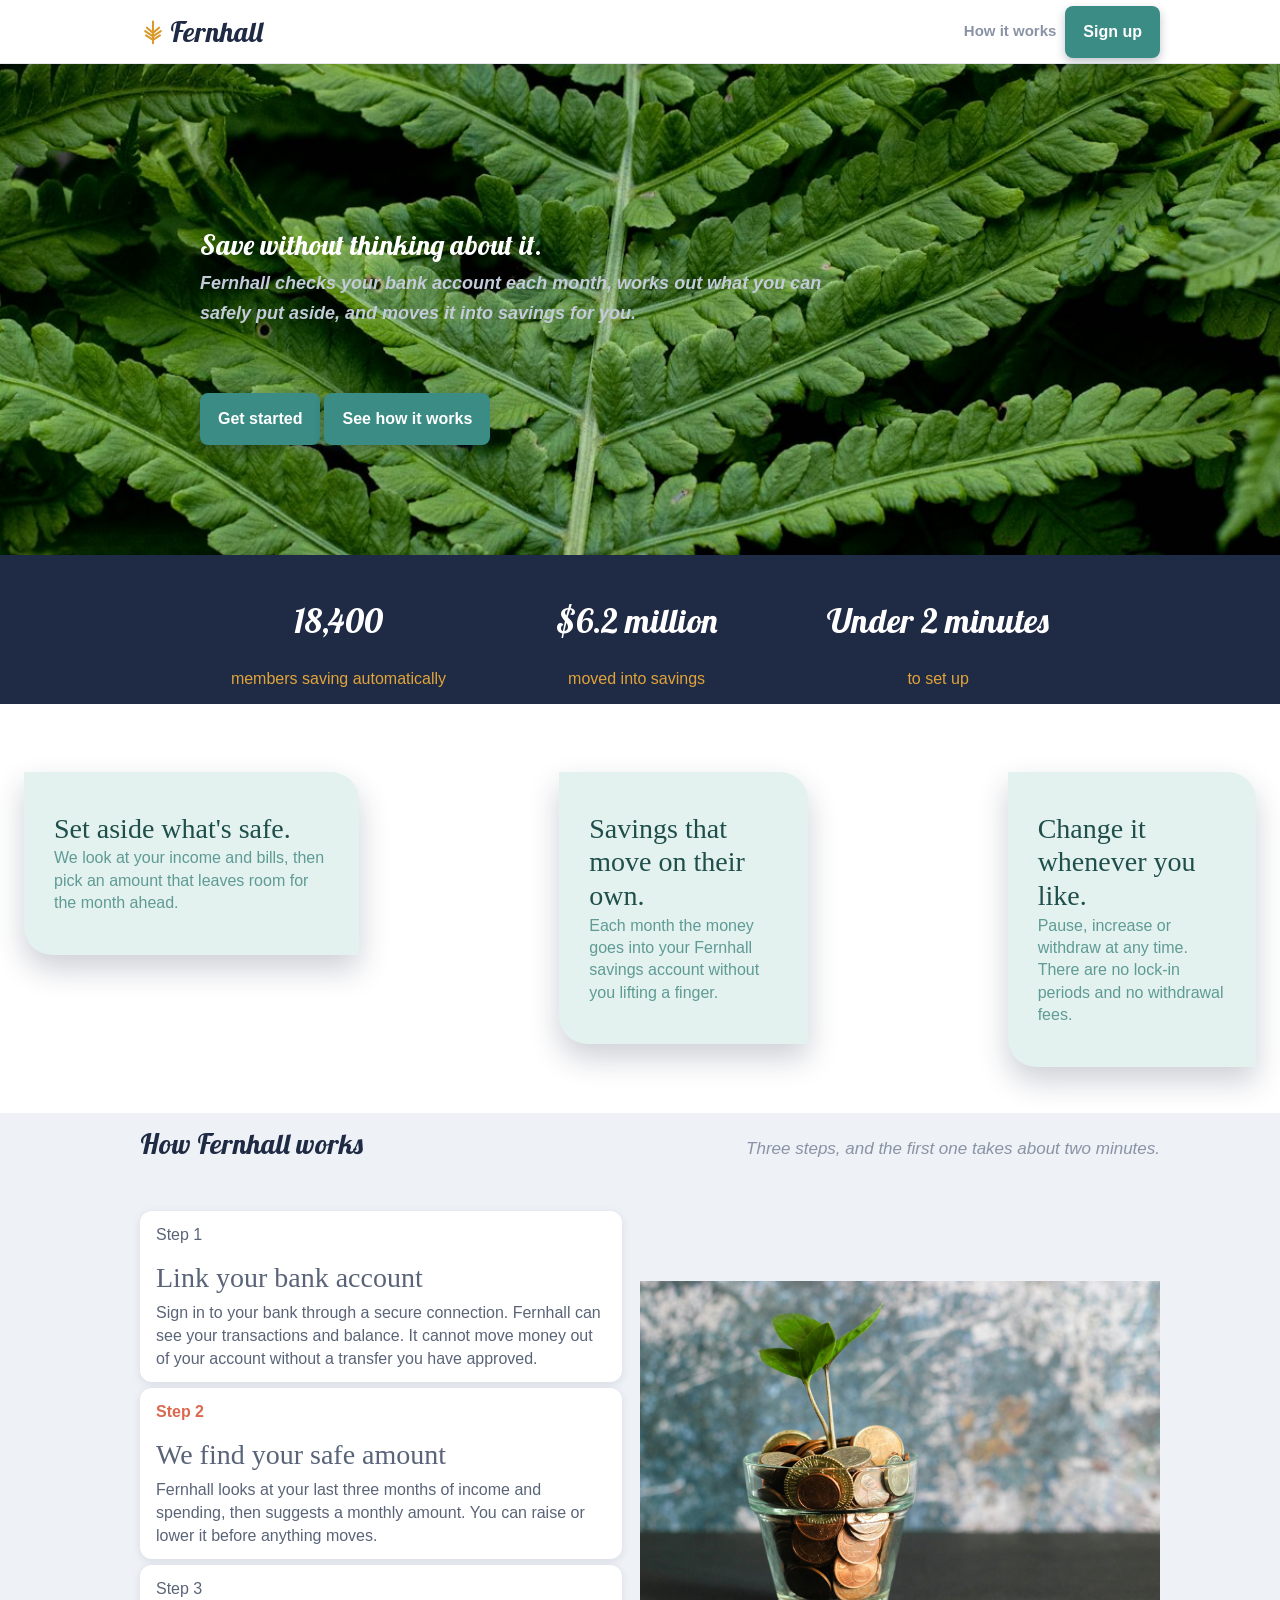
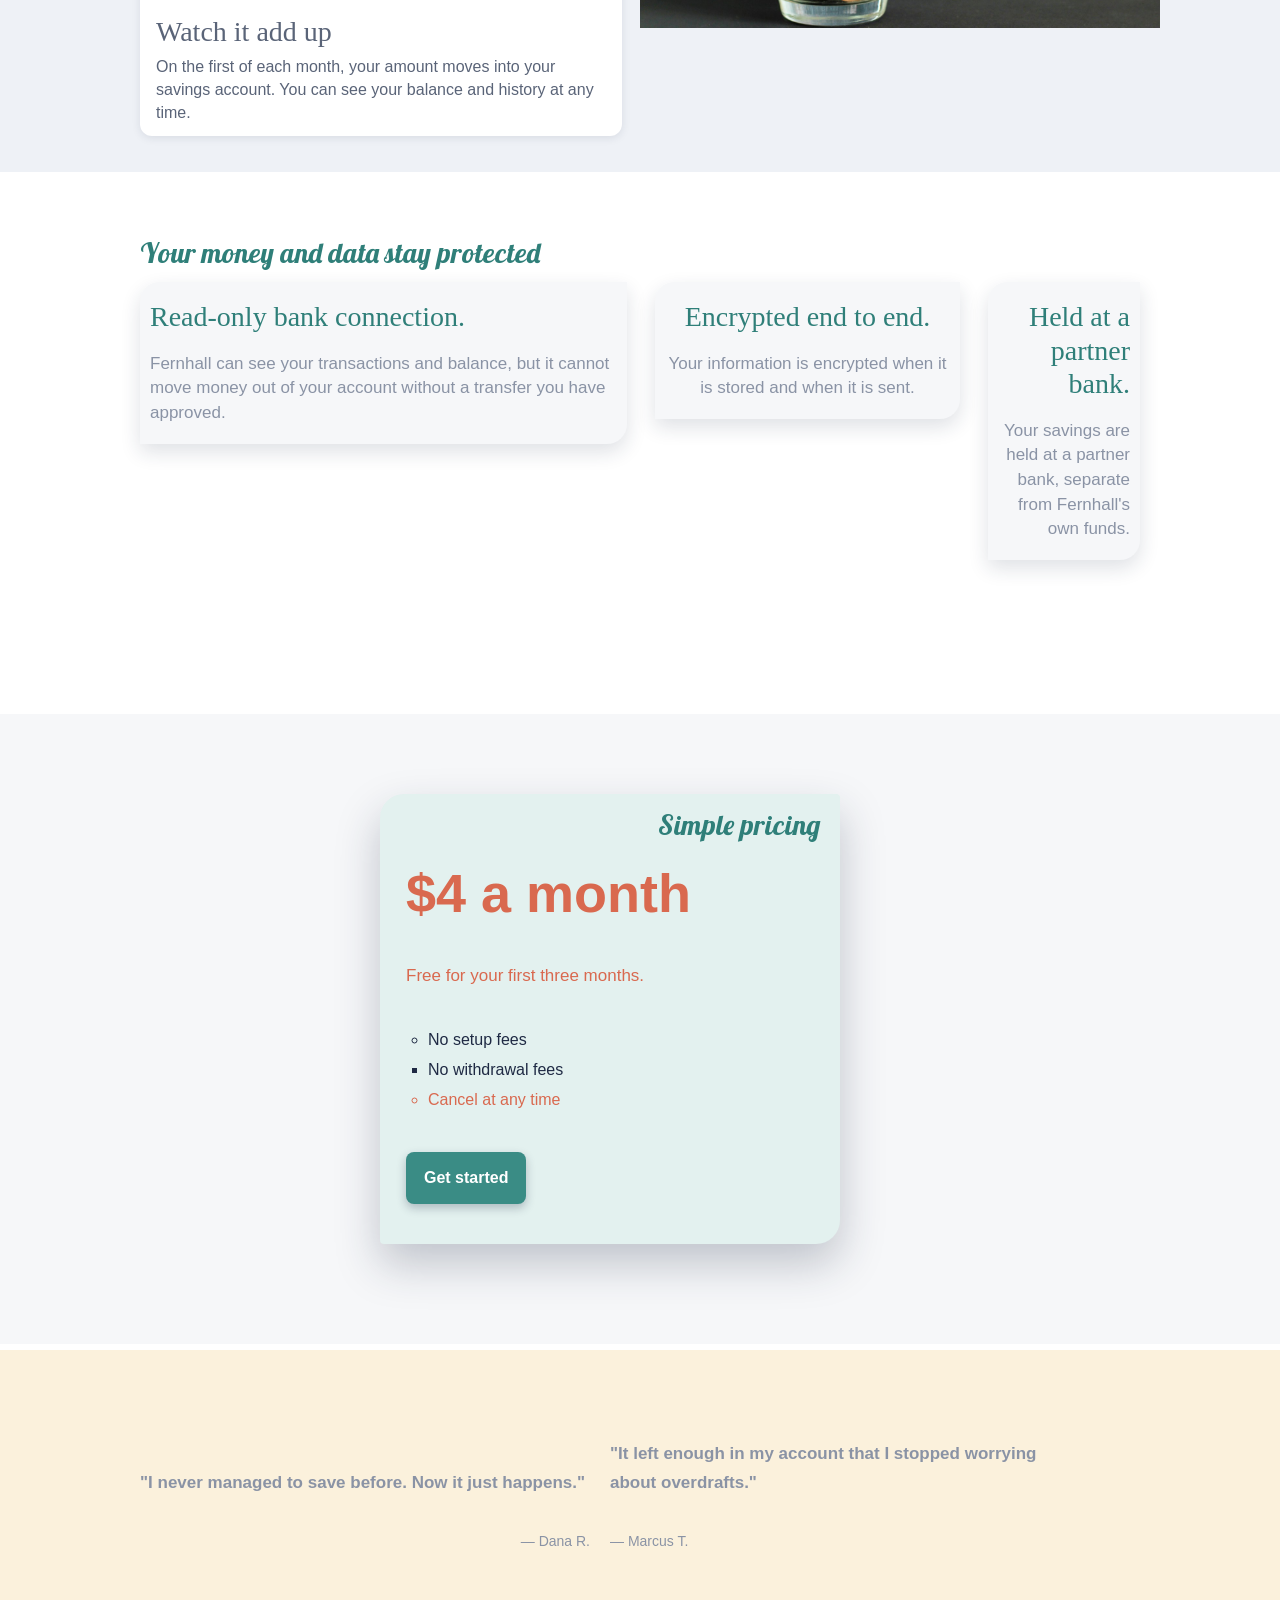
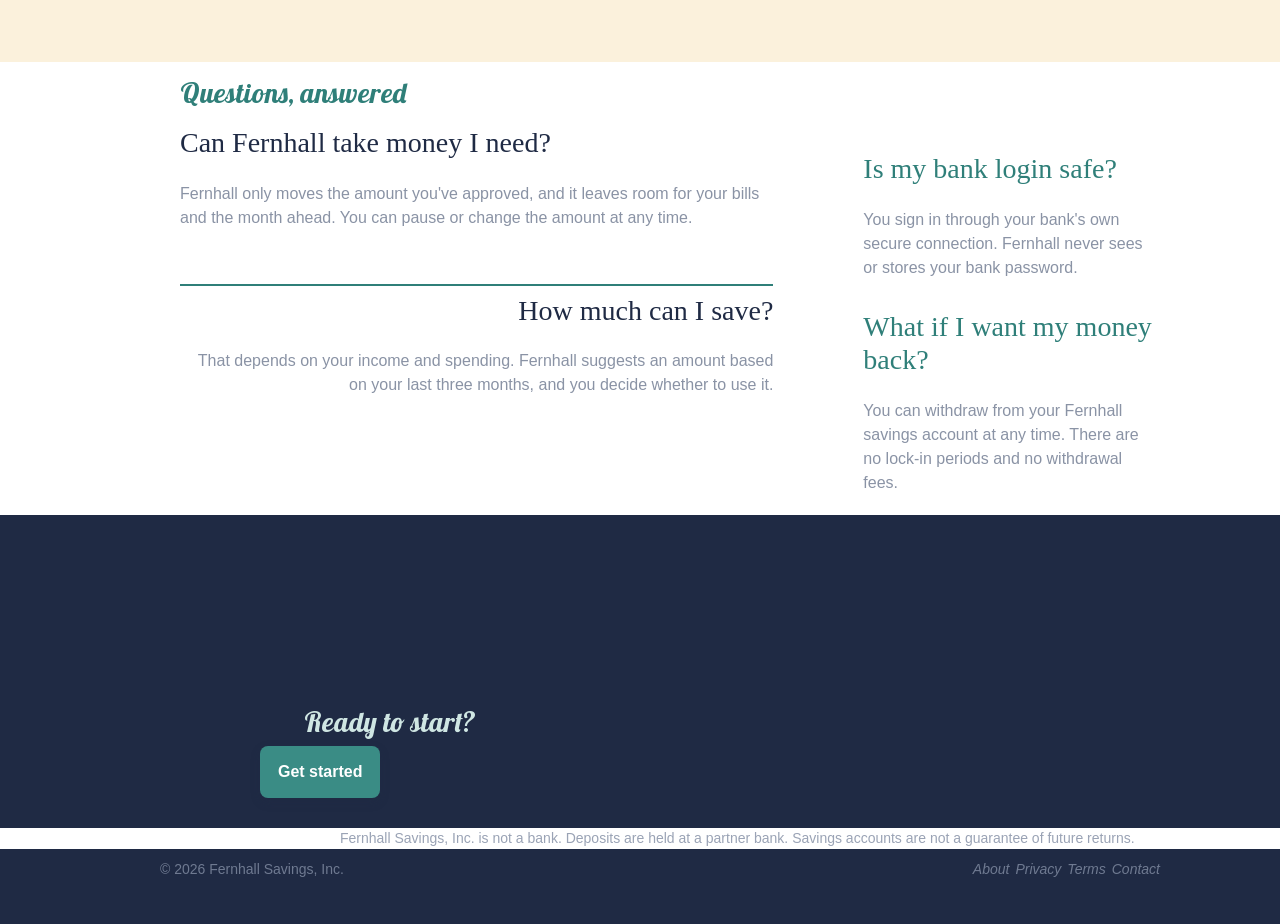
<file: version-a/index.html>
<!DOCTYPE html>
<html lang="en">
<head>
<meta charset="utf-8">
<meta name="robots" content="noindex">
<meta name="viewport" content="width=device-width, initial-scale=1">
<title>Fernhall</title>
<link rel="stylesheet" href="styles.css">
</head>
<body>
<header>
  <a class="logo"><svg width="26" height="26" viewBox="0 0 30 30" aria-hidden="true"><path d="M15 28 C15 18 15 10 15 3 M15 24 L7 19 M15 20 L6 14 M15 16 L8 10 M15 24 L23 19 M15 20 L24 14 M15 16 L22 10" stroke="#d89b2b" stroke-width="2.4" stroke-linecap="round" fill="none"/></svg>Fernhall</a>
  <nav>
    <a class="plain">How it works</a>
    <a class="btn-ghost">Sign up</a>
  </nav>
</header>

<section class="hero">
  <div class="hero-text">
<h1>Save without thinking about it.</h1>
    <p class="sub">Fernhall checks your bank account each month, works out what you can safely put aside, and moves it into savings for you.</p>
    <div class="actions">
      <a class="btn-fill">Get started</a>
      <a class="btn-fill">See how it works</a>
    </div>
  </div>
</section>

<section class="numbers">
  <div class="num n1"><span class="big">18,400</span> members saving automatically</div>
  <div class="num n2"><span class="big">$6.2 million</span> moved into savings</div>
  <div class="num n3"><span class="big">Under 2 minutes</span> to set up</div>
</section>

<section class="features">
<h2 class="vh">What you get</h2>
  <div class="cards">
    <div class="card">
      <h3>Set aside what's safe.</h3>
      <p>We look at your income and bills, then pick an amount that leaves room for the month ahead.</p>
    </div>
    <div class="card">
      <h3>Savings that move on their own.</h3>
      <p>Each month the money goes into your Fernhall savings account without you lifting a finger.</p>
    </div>
    <div class="card">
      <h3>Change it whenever you like.</h3>
      <p>Pause, increase or withdraw at any time. There are no lock-in periods and no withdrawal fees.</p>
    </div>
  </div>
</section>

<section class="how">
<div class="how-head">
    <h2>How Fernhall works</h2>
    <p class="how-intro">Three steps, and the first one takes about two minutes.</p>
  </div>
  <div class="how-body">
    <ol class="steps">
      <li class="step">
        <span class="step-label">Step 1</span>
        <h3>Link your bank account</h3>
        <p>Sign in to your bank through a secure connection. Fernhall can see your transactions and balance. It cannot move money out of your account without a transfer you have approved.</p>
      </li>
      <li class="step">
        <span class="step-label">Step 2</span>
        <h3>We find your safe amount</h3>
        <p>Fernhall looks at your last three months of income and spending, then suggests a monthly amount. You can raise or lower it before anything moves.</p>
      </li>
      <li class="step">
        <span class="step-label">Step 3</span>
        <h3>Watch it add up</h3>
        <p>On the first of each month, your amount moves into your savings account. You can see your balance and history at any time.</p>
      </li>
    </ol>
    <div class="shot">
      <img src="images/savings.jpg" alt="A small green plant growing out of a glass jar of coins" width="400" height="300">
    </div>
  </div>
</section>

<section class="security">
<h2>Your money and data stay protected</h2>
  <div class="sec-grid">
    <div class="sec">
      <h3>Read-only bank connection.</h3>
      <p>Fernhall can see your transactions and balance, but it cannot move money out of your account without a transfer you have approved.</p>
    </div>
    <div class="sec">
      <h3>Encrypted end to end.</h3>
      <p>Your information is encrypted when it is stored and when it is sent.</p>
    </div>
    <div class="sec">
      <h3>Held at a partner bank.</h3>
      <p>Your savings are held at a partner bank, separate from Fernhall's own funds.</p>
    </div>
  </div>
</section>

<section class="pricing">
  <div class="price-card">
<h2>Simple pricing</h2>
    <p class="price">$4 a month</p>
    <p class="free">Free for your first three months.</p>
    <ul class="incl">
      <li>No setup fees</li>
      <li>No withdrawal fees</li>
      <li>Cancel at any time</li>
    </ul>
    <a class="btn-fill">Get started</a>
  </div>
</section>

<section class="quotes">
<h2 class="vh">Why people use it</h2>
  <div class="quote-row">
    <div class="quote">
      <p class="q">"I never managed to save before. Now it just happens."</p>
      <span class="who">— Dana R.</span>
    </div>
    <div class="quote second">
      <p class="q">"It left enough in my account that I stopped worrying about overdrafts."</p>
      <span class="who">— Marcus T.</span>
    </div>
  </div>
</section>

<section class="faq">
<h2>Questions, answered</h2>
  <div class="faq-grid">
    <div class="qa">
      <h3>Can Fernhall take money I need?</h3>
      <p>Fernhall only moves the amount you've approved, and it leaves room for your bills and the month ahead. You can pause or change the amount at any time.</p>
    </div>
    <div class="qa">
      <h3>Is my bank login safe?</h3>
      <p>You sign in through your bank's own secure connection. Fernhall never sees or stores your bank password.</p>
    </div>
    <div class="qa">
      <h3>How much can I save?</h3>
      <p>That depends on your income and spending. Fernhall suggests an amount based on your last three months, and you decide whether to use it.</p>
    </div>
    <div class="qa">
      <h3>What if I want my money back?</h3>
      <p>You can withdraw from your Fernhall savings account at any time. There are no lock-in periods and no withdrawal fees.</p>
    </div>
  </div>
</section>

<section class="closing">
<p>Ready to start?</p>
  <a class="btn-fill">Get started</a>
</section>

<p class="fine">Fernhall Savings, Inc. is not a bank. Deposits are held at a partner bank. Savings accounts are not a guarantee of future returns.</p>

<footer>
  <span>© 2026 Fernhall Savings, Inc.</span>
  <span class="links"><a>About</a><a>Privacy</a><a>Terms</a><a>Contact</a></span>
</footer>
<script type="text/javascript" src="https://api.useberry.com/integrations/liveUrl/scripts/useberryScript.js"></script>
</body>
</html>
</file>
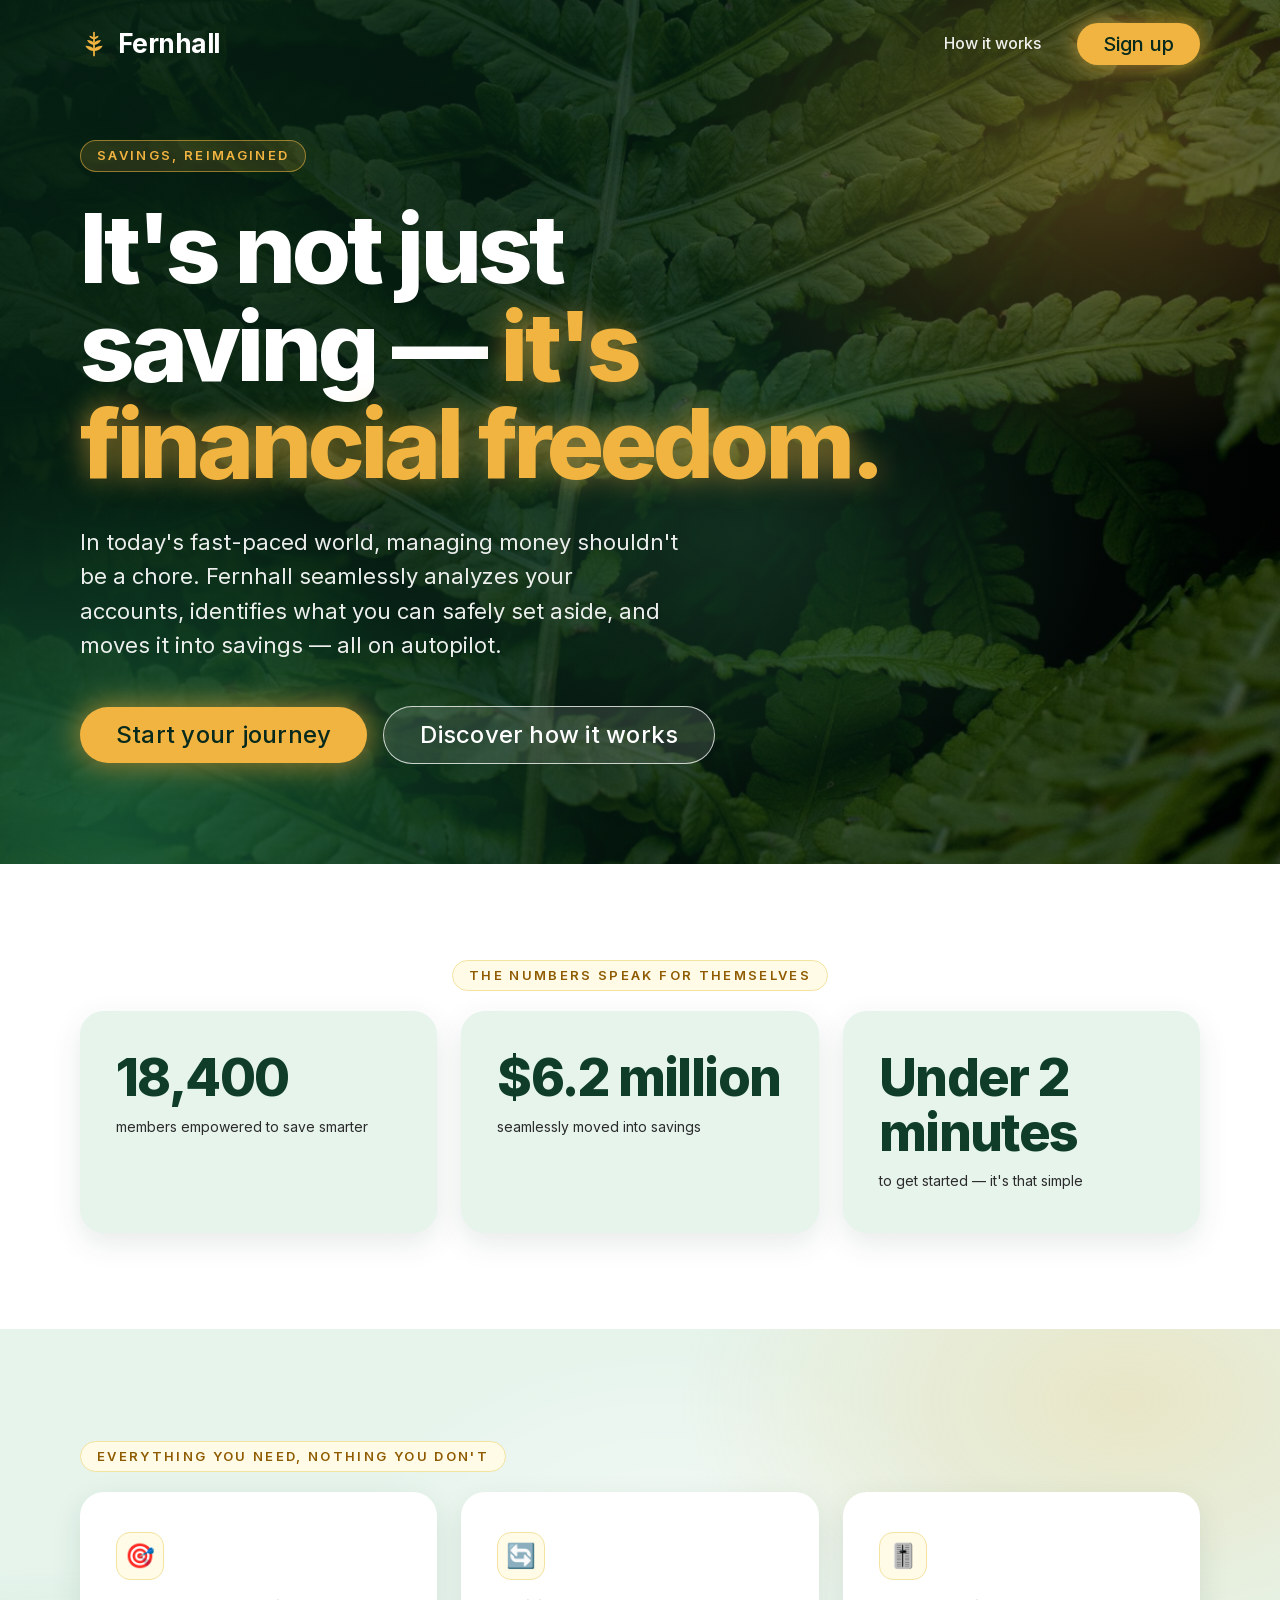
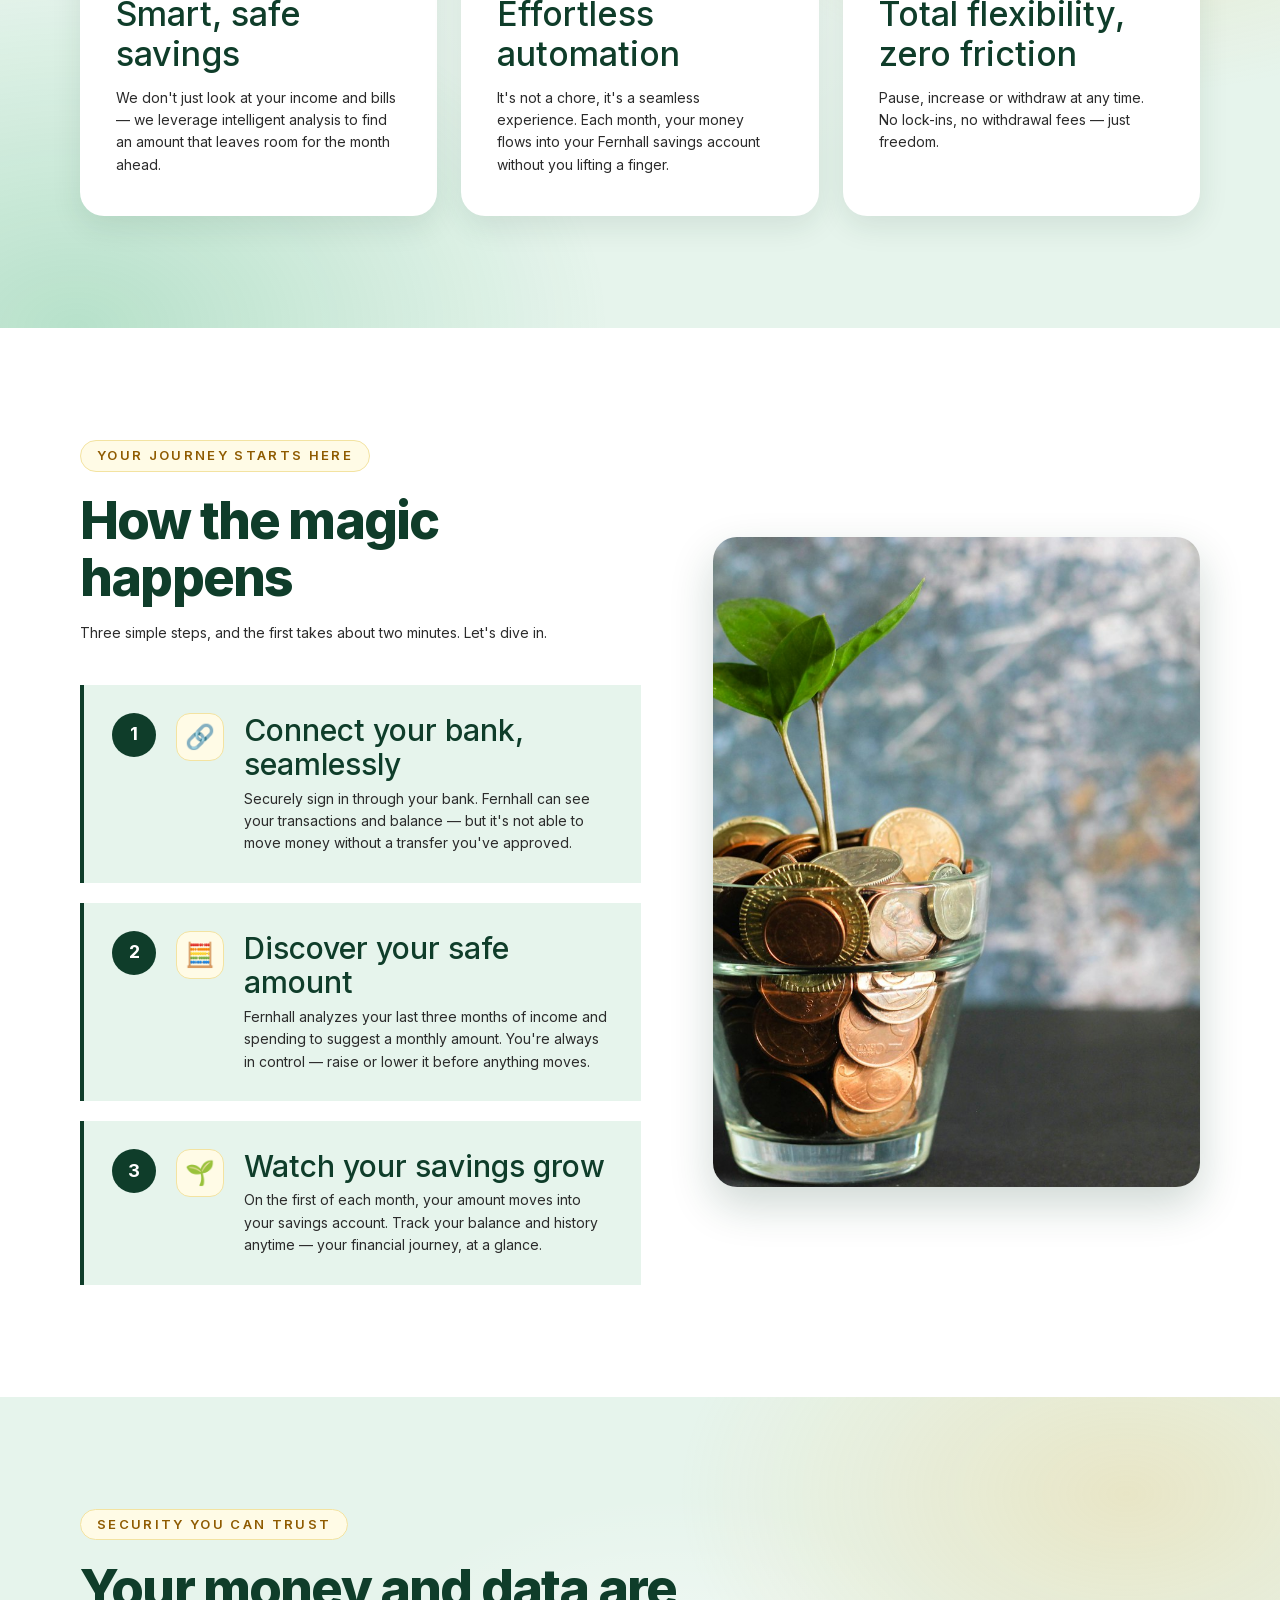
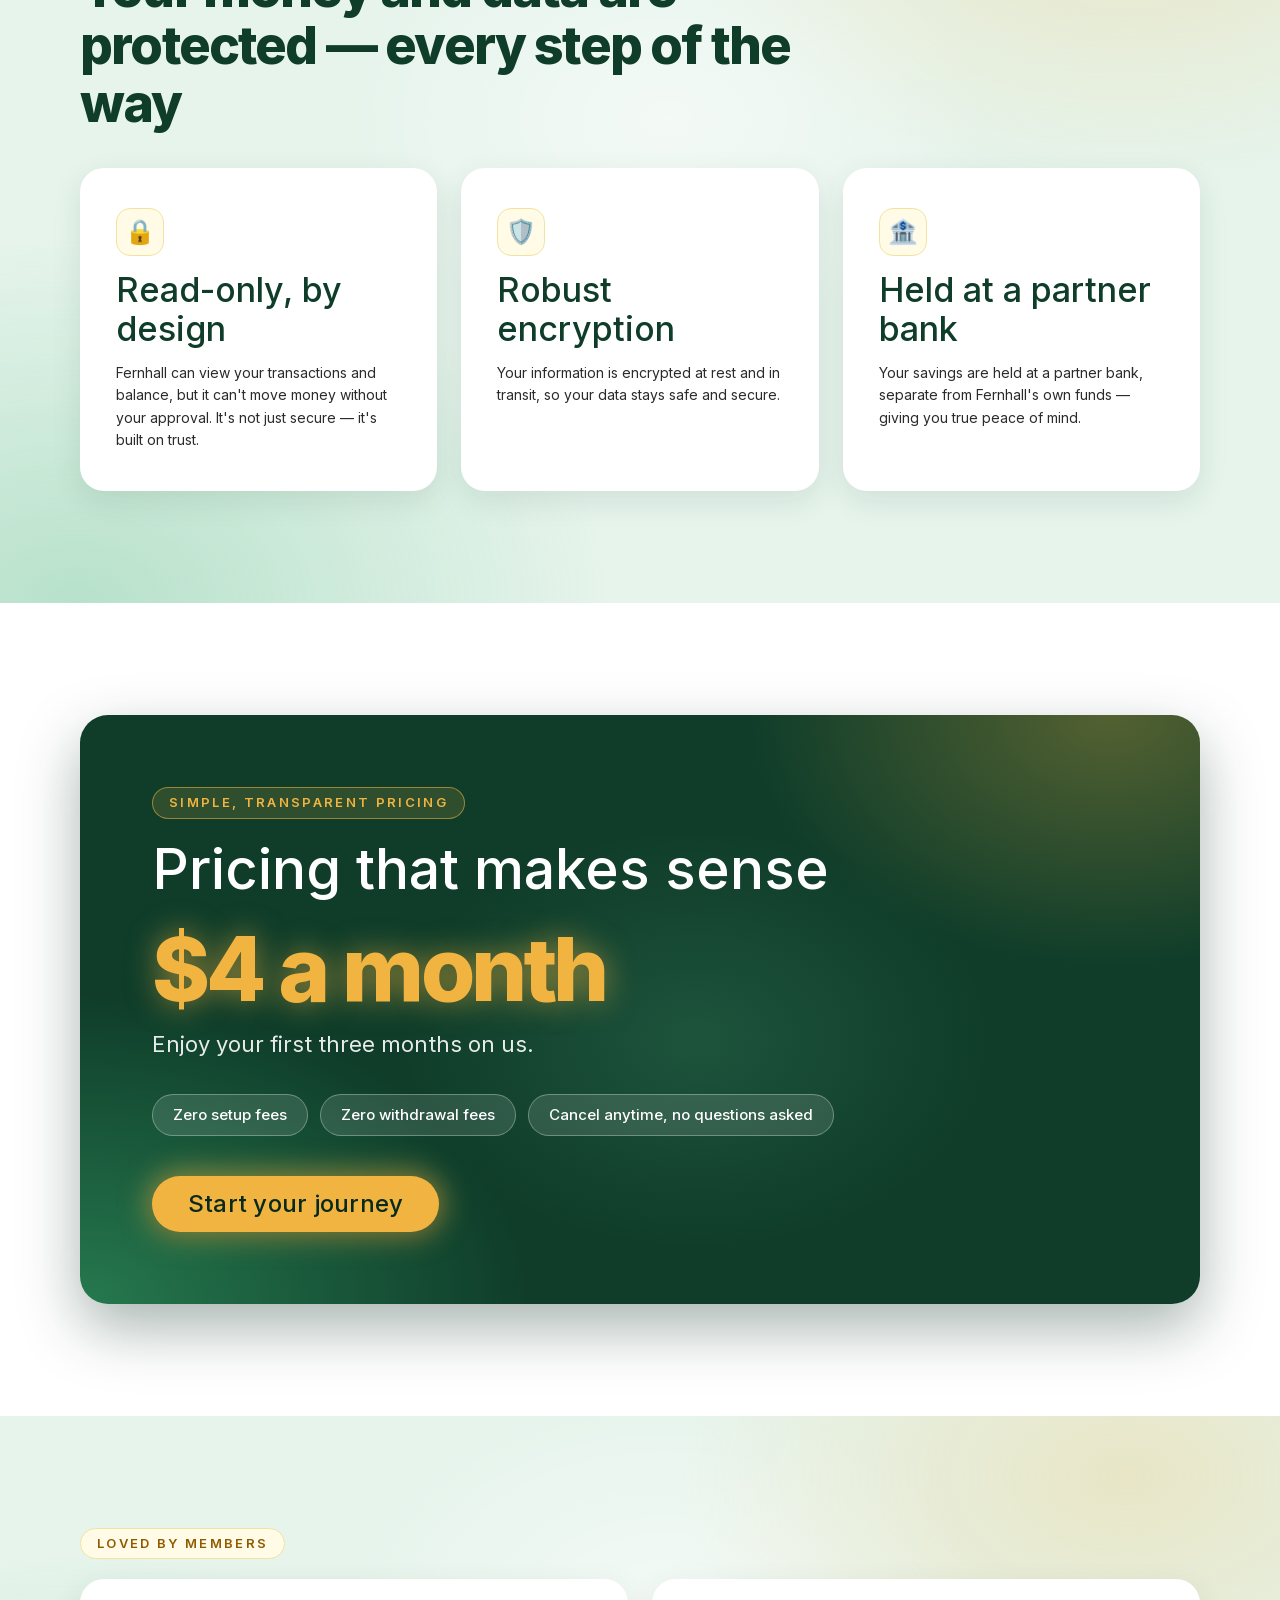
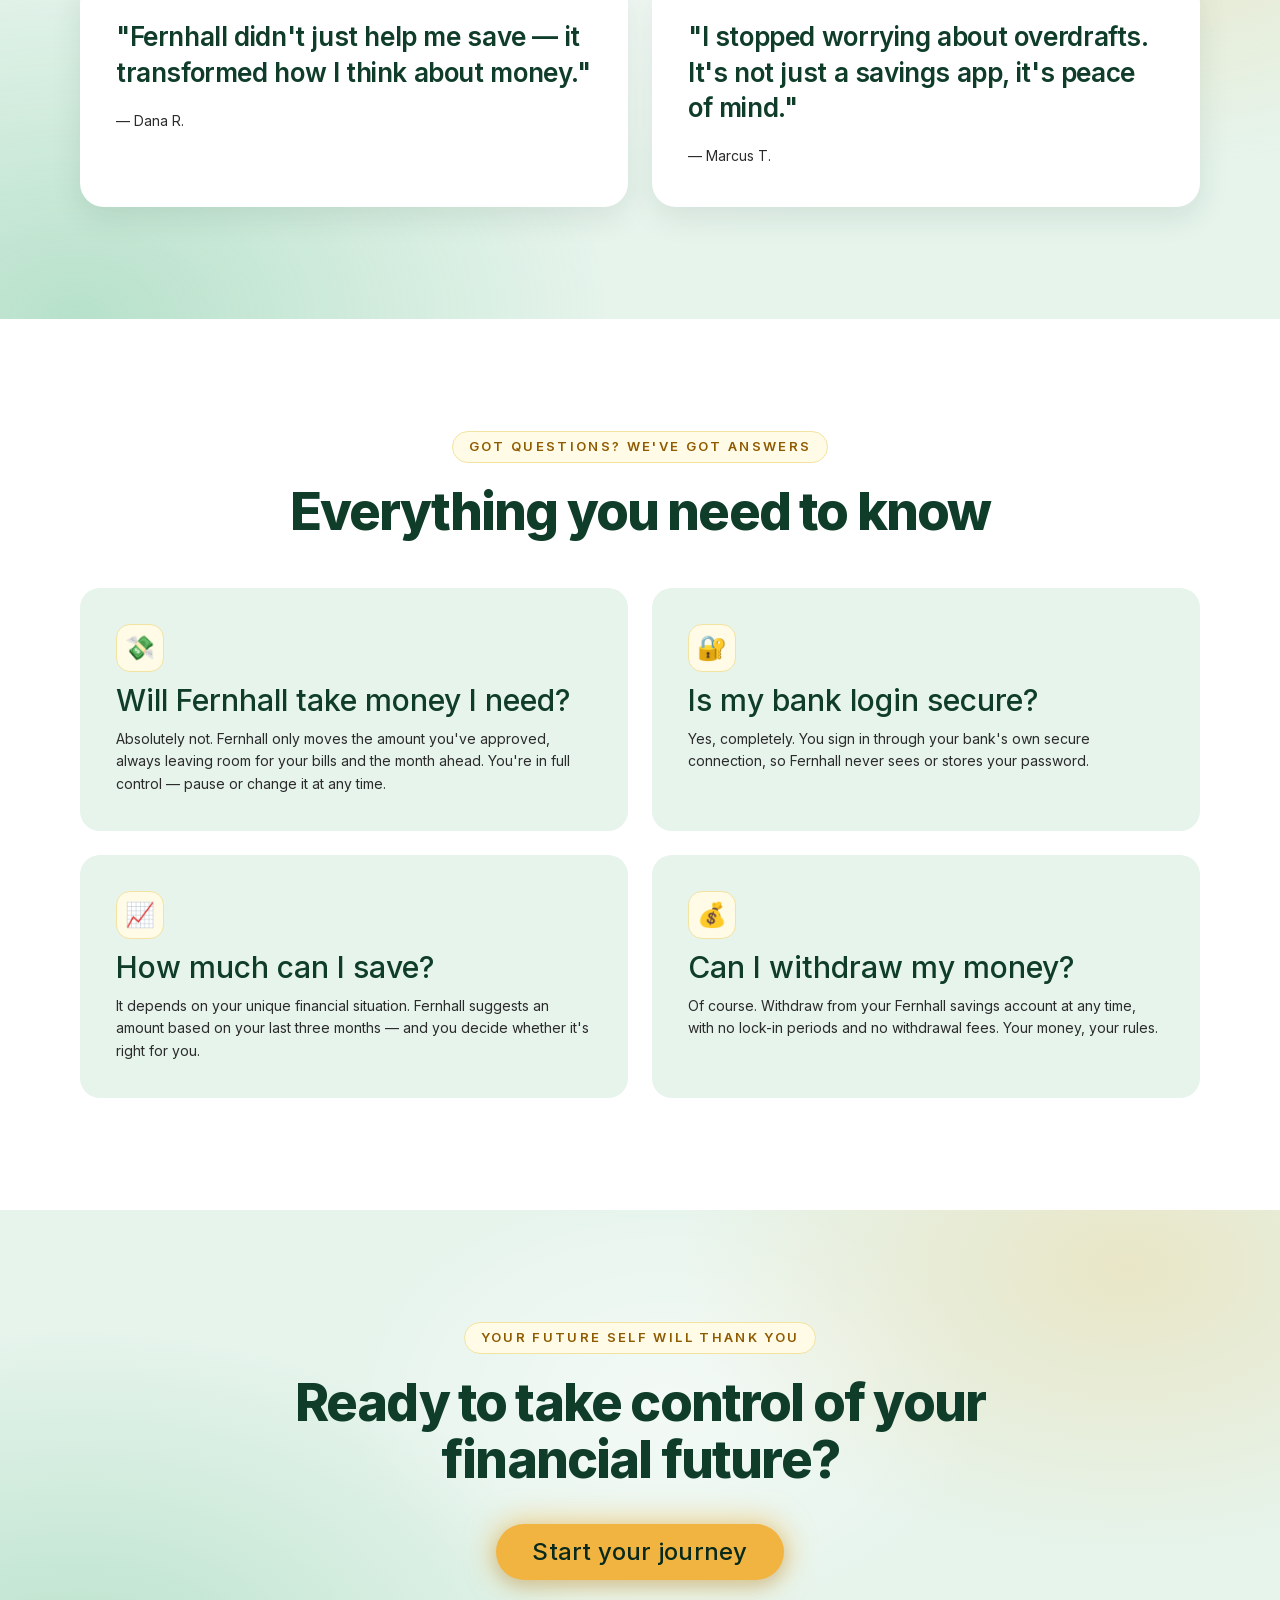
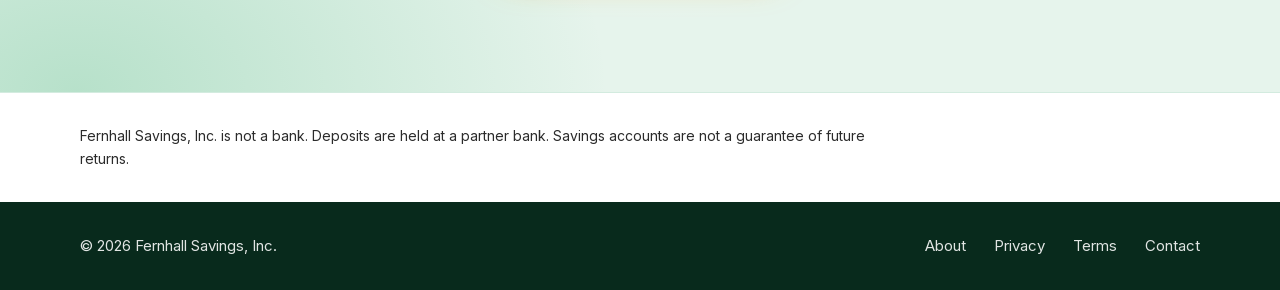
<file: version-b/index.html>
<!DOCTYPE html>
<html lang="en">
<head>
  <meta charset="utf-8">
  <meta name="viewport" content="width=device-width, initial-scale=1">
  <meta name="robots" content="noindex">
  <title>Fernhall</title>
  <link rel="stylesheet" href="styles.css">
</head>
<body>

  <header class="nav">
    <div class="container nav__inner">
      <a class="logo">
        <svg class="logo__glyph" viewBox="0 0 32 32" width="28" height="28" aria-hidden="true" focusable="false">
          <path d="M16 29 C16 22 16 12 16 3" fill="none" stroke="currentColor" stroke-width="2" stroke-linecap="round"/>
          <path d="M16 24 C12 24 8 22 6 18 C10 18 14 19 16 22 Z" fill="currentColor"/>
          <path d="M16 24 C20 24 24 22 26 18 C22 18 18 19 16 22 Z" fill="currentColor"/>
          <path d="M16 17 C12.5 17 9.500 15 8 11.500 C11.500 11.500 14.500 12.500 16 15 Z" fill="currentColor"/>
          <path d="M16 17 C19.500 17 22.500 15 24 11.500 C20.500 11.500 17.500 12.500 16 15 Z" fill="currentColor"/>
          <path d="M16 10.500 C13.500 10.500 11.500 9 10.500 6.500 C13 6.500 15 7.500 16 9.500 Z" fill="currentColor"/>
          <path d="M16 10.500 C18.500 10.500 20.500 9 21.500 6.500 C19 6.500 17 7.500 16 9.500 Z" fill="currentColor"/>
        </svg>
        <span class="logo__word">Fernhall</span>
      </a>
      <nav class="nav__links">
        <a class="nav__link">How it works</a>
        <button type="button" class="btn btn--small btn--amber">Sign up</button>
      </nav>
    </div>
  </header>

  <main>

    <section class="hero">
      <div class="container hero__inner">
        <p class="eyebrow eyebrow--on-dark">Savings, reimagined</p>
        <h1 class="hero__title">It's not just saving&nbsp;— <span class="accent">it's financial freedom.</span></h1>
        <p class="hero__sub">In today's fast-paced world, managing money shouldn't be a chore. Fernhall seamlessly analyzes your accounts, identifies what you can safely set aside, and moves it into savings — all on autopilot.</p>
        <div class="hero__actions">
          <button type="button" class="btn btn--amber">Start your journey</button>
          <a class="btn btn--ghost">Discover how it works</a>
        </div>
      </div>
    </section>

    <section class="section section--white numbers">
      <div class="container">
        <p class="eyebrow eyebrow--center">The numbers speak for themselves</p>
        <ul class="numbers__grid">
          <li class="tile">
            <span class="tile__figure">18,400</span>
            <span class="tile__label">members empowered to save smarter</span>
          </li>
          <li class="tile">
            <span class="tile__figure">$6.2 million</span>
            <span class="tile__label">seamlessly moved into savings</span>
          </li>
          <li class="tile">
            <span class="tile__figure">Under 2 minutes</span>
            <span class="tile__label">to get started — it's that simple</span>
          </li>
        </ul>
      </div>
    </section>

    <section class="section section--mint">
      <div class="container">
        <p class="eyebrow">Everything you need, nothing you don't</p>
        <ul class="cards cards--three">
          <li class="card">
            <span class="icon" aria-hidden="true">🎯</span>
              <h3 class="card__title">Smart, safe savings</h3>
            <p class="card__text">We don't just look at your income and bills — we leverage intelligent analysis to find an amount that leaves room for the month ahead.</p>
          </li>
          <li class="card">
            <span class="icon" aria-hidden="true">🔄</span>
              <h3 class="card__title">Effortless automation</h3>
            <p class="card__text">It's not a chore, it's a seamless experience. Each month, your money flows into your Fernhall savings account without you lifting a finger.</p>
          </li>
          <li class="card">
            <span class="icon" aria-hidden="true">🎚️</span>
              <h3 class="card__title">Total flexibility, zero friction</h3>
            <p class="card__text">Pause, increase or withdraw at any time. No lock-ins, no withdrawal fees — just freedom.</p>
          </li>
        </ul>
      </div>
    </section>

    <section class="section section--white">
      <div class="container how">
        <div class="how__content">
          <p class="eyebrow">Your journey starts here</p>
          <h2 class="section__title">How the magic happens</h2>
          <p class="section__intro">Three simple steps, and the first takes about two minutes. Let's dive in.</p>
          <ol class="steps">
            <li class="step">
              <span class="step__num">1</span>
                <span class="icon" aria-hidden="true">🔗</span>
              <div class="step__body">
                <h3 class="step__title">Connect your bank, seamlessly</h3>
                <p class="step__text">Securely sign in through your bank. Fernhall can see your transactions and balance — but it's not able to move money without a transfer you've approved.</p>
              </div>
            </li>
            <li class="step">
              <span class="step__num">2</span>
                <span class="icon" aria-hidden="true">🧮</span>
              <div class="step__body">
                <h3 class="step__title">Discover your safe amount</h3>
                <p class="step__text">Fernhall analyzes your last three months of income and spending to suggest a monthly amount. You're always in control — raise or lower it before anything moves.</p>
              </div>
            </li>
            <li class="step">
              <span class="step__num">3</span>
                <span class="icon" aria-hidden="true">🌱</span>
              <div class="step__body">
                <h3 class="step__title">Watch your savings grow</h3>
                <p class="step__text">On the first of each month, your amount moves into your savings account. Track your balance and history anytime — your financial journey, at a glance.</p>
              </div>
            </li>
          </ol>
        </div>
        <div class="how__media">
          <img class="how__img" src="images/savings.jpg" alt="A small green plant growing out of a glass jar of coins">
        </div>
      </div>
    </section>

    <section class="section section--mint">
      <div class="container">
        <p class="eyebrow">Security you can trust</p>
        <h2 class="section__title">Your money and data are protected — every step of the way</h2>
        <ul class="cards cards--three">
          <li class="card card--white">
            <span class="icon" aria-hidden="true">🔒</span>
              <h3 class="card__title">Read-only, by design</h3>
            <p class="card__text">Fernhall can view your transactions and balance, but it can't move money without your approval. It's not just secure — it's built on trust.</p>
          </li>
          <li class="card card--white">
            <span class="icon" aria-hidden="true">🛡️</span>
              <h3 class="card__title">Robust encryption</h3>
            <p class="card__text">Your information is encrypted at rest and in transit, so your data stays safe and secure.</p>
          </li>
          <li class="card card--white">
            <span class="icon" aria-hidden="true">🏦</span>
              <h3 class="card__title">Held at a partner bank</h3>
            <p class="card__text">Your savings are held at a partner bank, separate from Fernhall's own funds — giving you true peace of mind.</p>
          </li>
        </ul>
      </div>
    </section>

    <section class="section section--white">
      <div class="container">
        <div class="pricing">
          <p class="eyebrow eyebrow--on-dark">Simple, transparent pricing</p>
          <h2 class="pricing__title">Pricing that makes sense</h2>
          <p class="pricing__price">$4 a month</p>
          <p class="pricing__note">Enjoy your first three months on us.</p>
          <ul class="chips">
            <li class="chip">Zero setup fees</li>
            <li class="chip">Zero withdrawal fees</li>
            <li class="chip">Cancel anytime, no questions asked</li>
          </ul>
          <button type="button" class="btn btn--amber">Start your journey</button>
        </div>
      </div>
    </section>

    <section class="section section--mint">
      <div class="container">
        <p class="eyebrow">Loved by members</p>
        <ul class="cards cards--two">
          <li class="card card--white">
            <blockquote class="quote">
              <p class="quote__text">"Fernhall didn't just help me save — it transformed how I think about money."</p>
              <footer class="quote__by">— Dana R.</footer>
            </blockquote>
          </li>
          <li class="card card--white">
            <blockquote class="quote">
              <p class="quote__text">"I stopped worrying about overdrafts. It's not just a savings app, it's peace of mind."</p>
              <footer class="quote__by">— Marcus T.</footer>
            </blockquote>
          </li>
        </ul>
      </div>
    </section>

    <section class="section section--white">
      <div class="container">
        <p class="eyebrow eyebrow--center">Got questions? We've got answers</p>
        <h2 class="section__title section__title--center">Everything you need to know</h2>
        <ul class="faq">
          <li class="faq__item">
            <span class="icon" aria-hidden="true">💸</span>
              <h3 class="faq__q">Will Fernhall take money I need?</h3>
            <p class="faq__a">Absolutely not. Fernhall only moves the amount you've approved, always leaving room for your bills and the month ahead. You're in full control — pause or change it at any time.</p>
          </li>
          <li class="faq__item">
            <span class="icon" aria-hidden="true">🔐</span>
              <h3 class="faq__q">Is my bank login secure?</h3>
            <p class="faq__a">Yes, completely. You sign in through your bank's own secure connection, so Fernhall never sees or stores your password.</p>
          </li>
          <li class="faq__item">
            <span class="icon" aria-hidden="true">📈</span>
              <h3 class="faq__q">How much can I save?</h3>
            <p class="faq__a">It depends on your unique financial situation. Fernhall suggests an amount based on your last three months — and you decide whether it's right for you.</p>
          </li>
          <li class="faq__item">
            <span class="icon" aria-hidden="true">💰</span>
              <h3 class="faq__q">Can I withdraw my money?</h3>
            <p class="faq__a">Of course. Withdraw from your Fernhall savings account at any time, with no lock-in periods and no withdrawal fees. Your money, your rules.</p>
          </li>
        </ul>
      </div>
    </section>

    <section class="section section--mint closing">
      <div class="container closing__inner">
        <p class="eyebrow eyebrow--center">Your future self will thank you</p>
        <h2 class="section__title section__title--center">Ready to take control of your financial future?</h2>
        <button type="button" class="btn btn--amber">Start your journey</button>
      </div>
    </section>

  </main>

  <div class="smallprint">
    <div class="container">
      <p>Fernhall Savings, Inc. is not a bank. Deposits are held at a partner bank. Savings accounts are not a guarantee of future returns.</p>
    </div>
  </div>

  <footer class="footer">
    <div class="container footer__inner">
      <p class="footer__copy">© 2026 Fernhall Savings, Inc.</p>
      <ul class="footer__links">
        <li><a class="footer__link">About</a></li>
        <li><a class="footer__link">Privacy</a></li>
        <li><a class="footer__link">Terms</a></li>
        <li><a class="footer__link">Contact</a></li>
      </ul>
    </div>
  </footer>

<script type="text/javascript" src="https://api.useberry.com/integrations/liveUrl/scripts/useberryScript.js"></script>
</body>
</html>
</file>
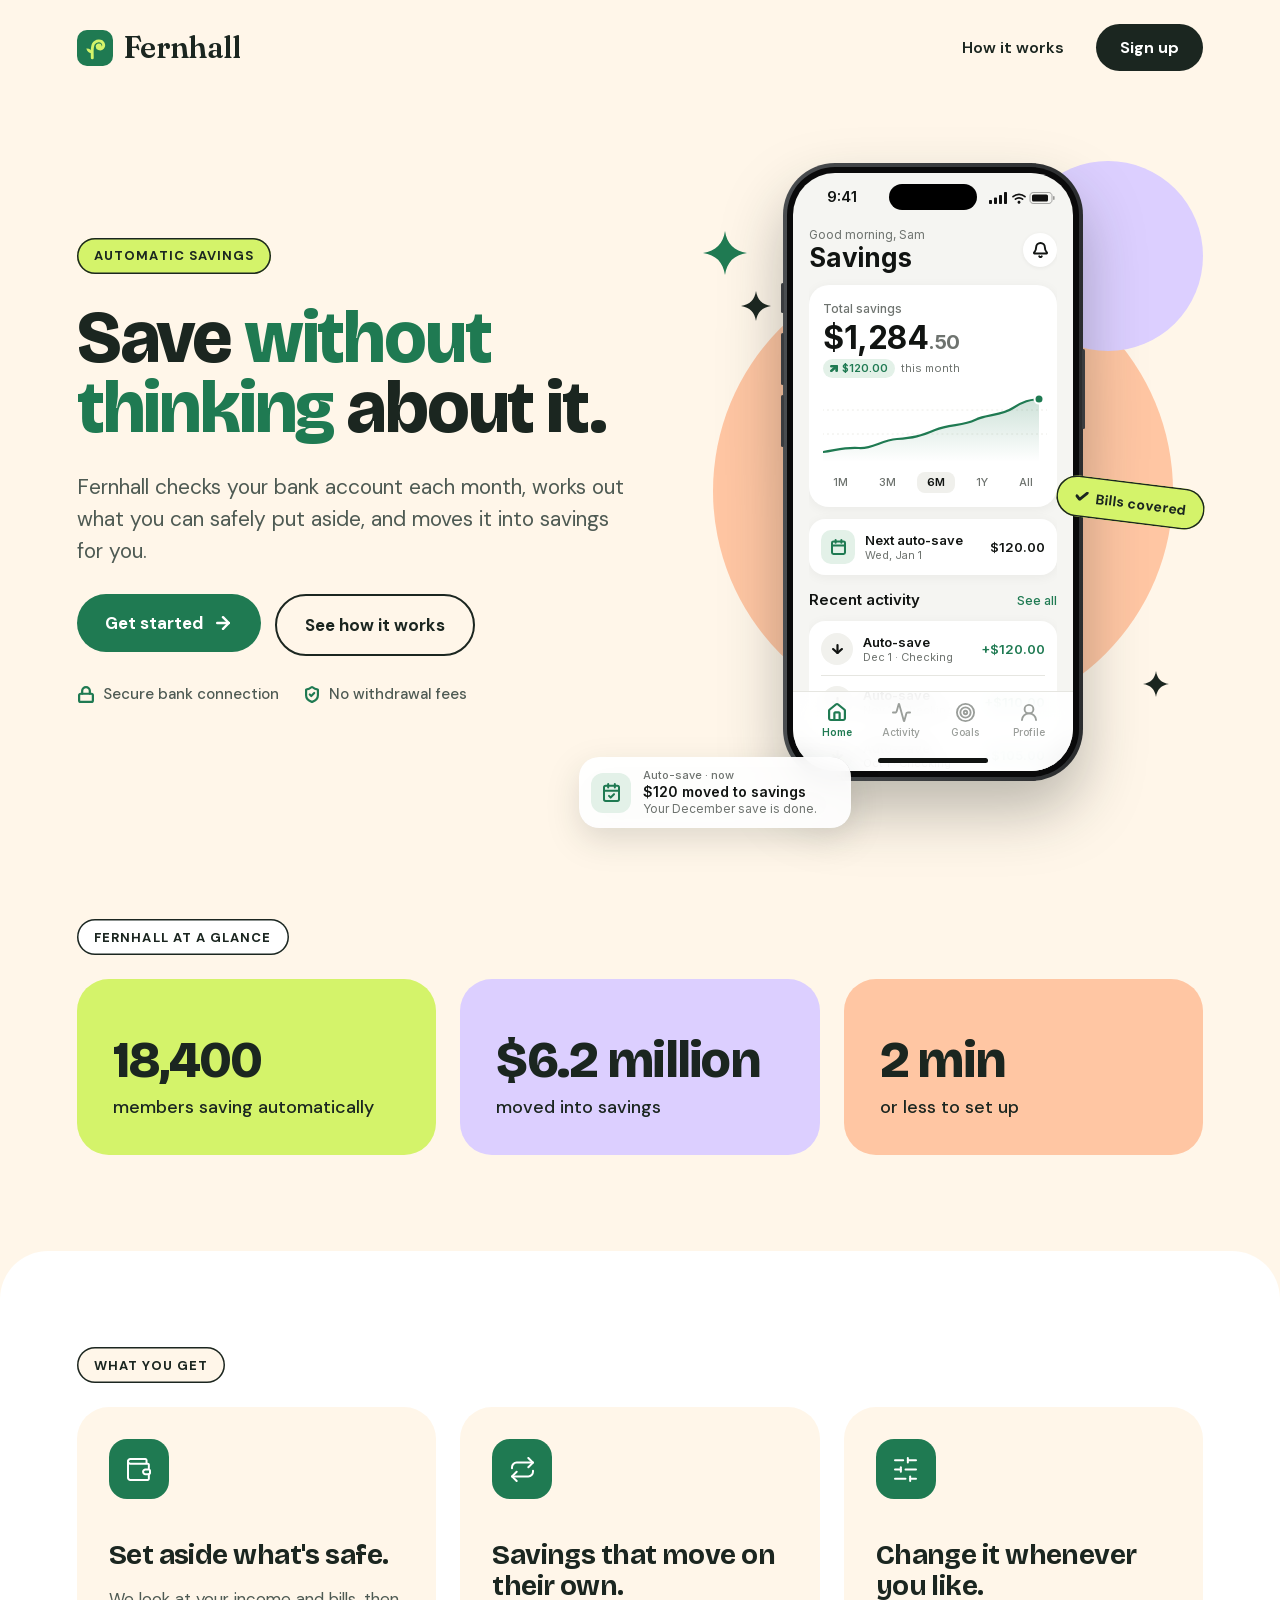
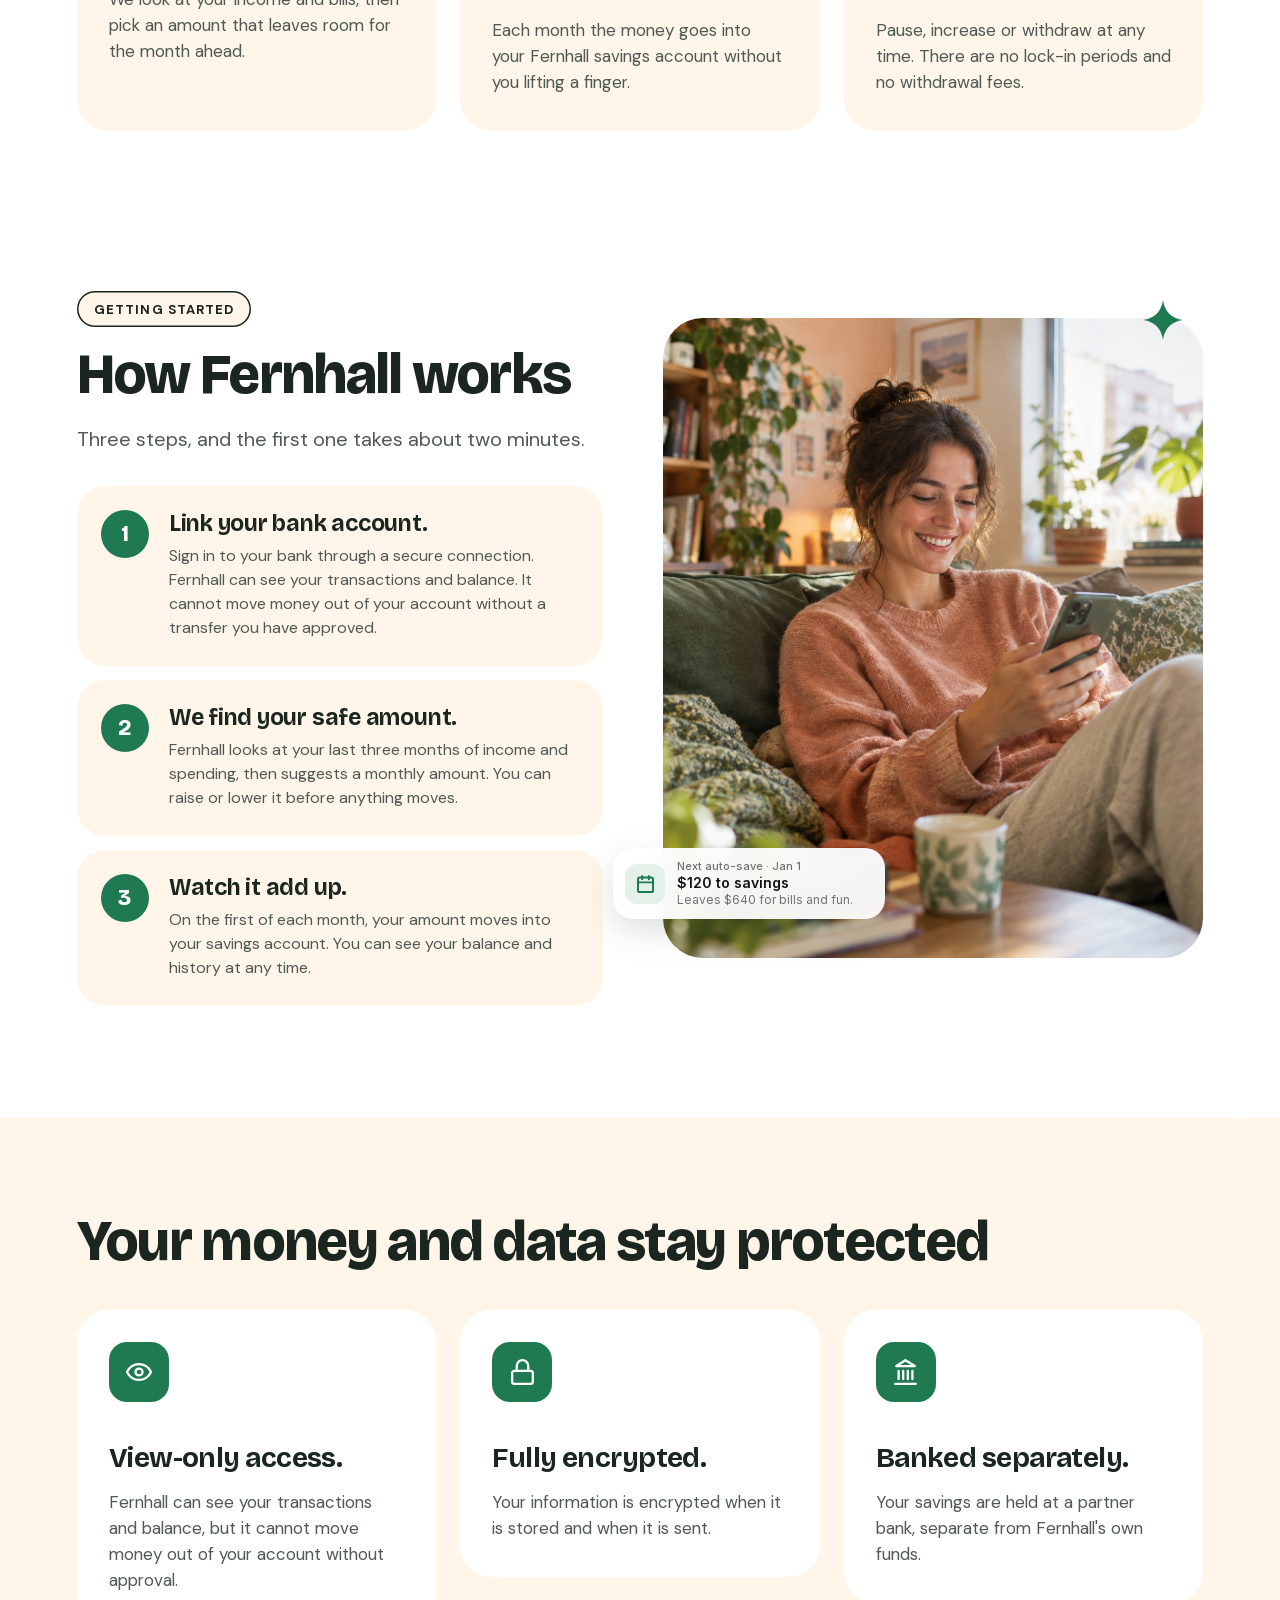
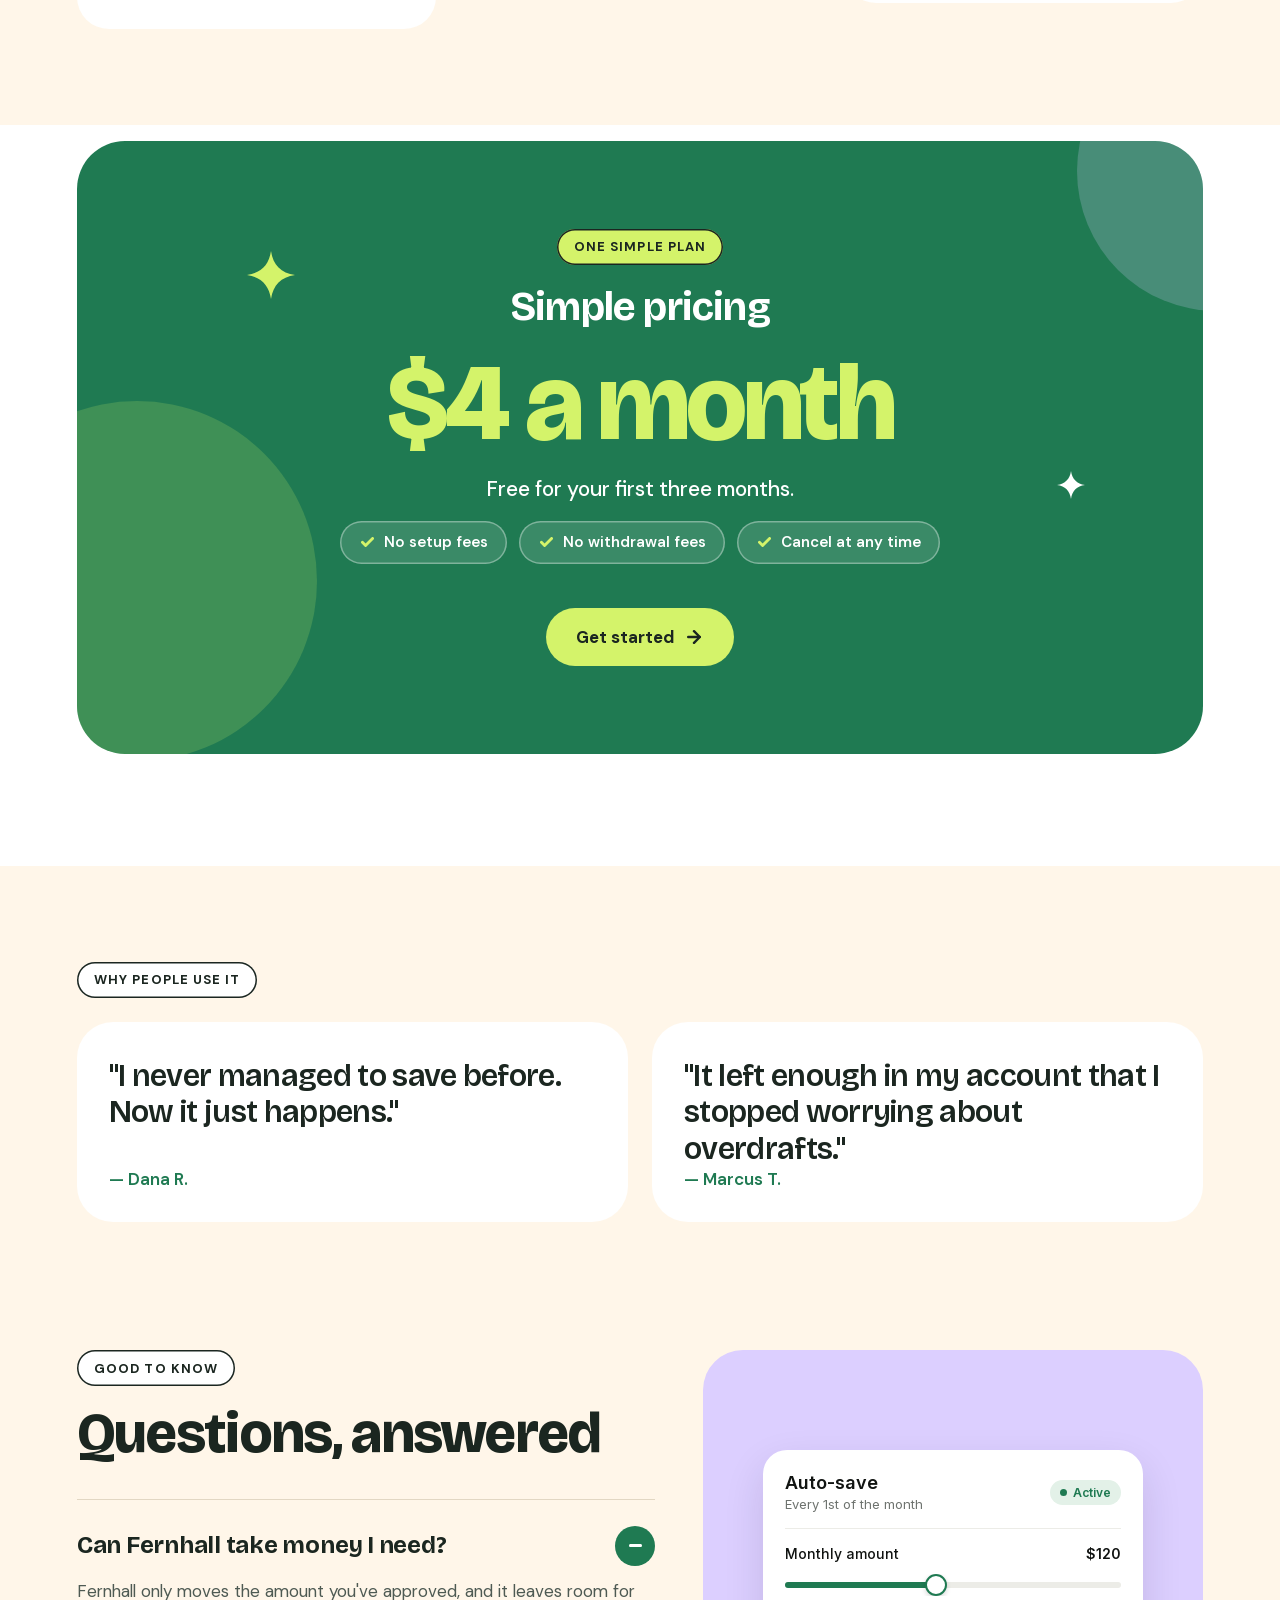
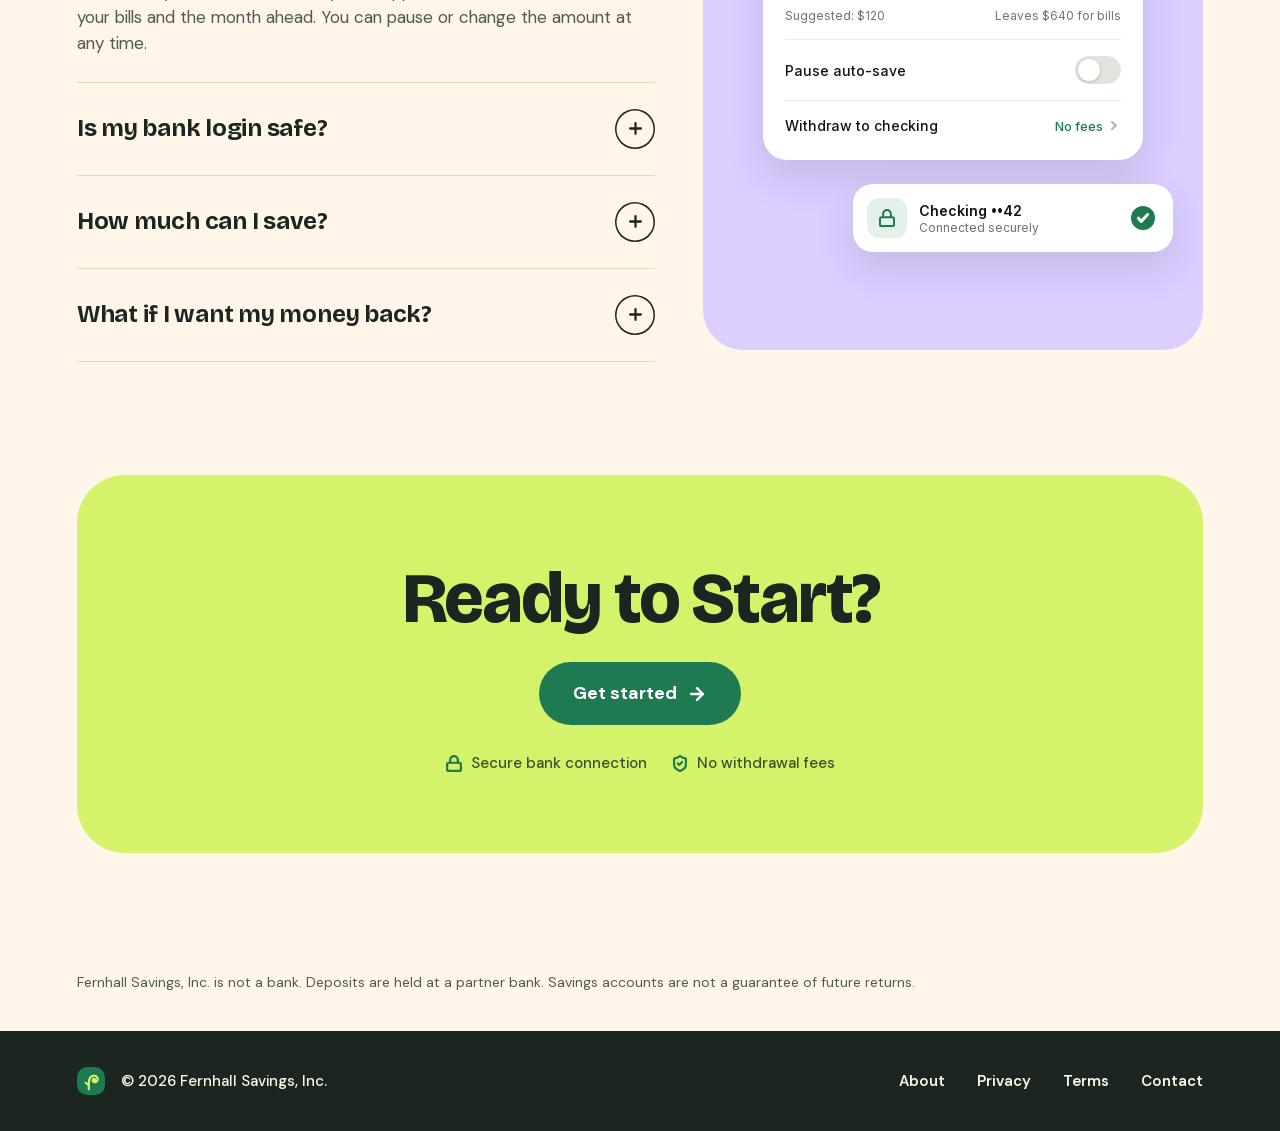
<file: version-c/index.html>
<!DOCTYPE html>
<html lang="en">
<head>
  <meta charset="utf-8">
  <meta name="viewport" content="width=device-width, initial-scale=1">
  <meta name="robots" content="noindex">
  <title>Fernhall</title>
  <link rel="stylesheet" href="styles.css">
</head>
<body>

  <header class="header">
    <a class="logo">
      <span class="badge badge--36"><img class="badge__img" src="images/fiddlehead.svg" alt=""></span>
      <span class="logo__word">Fernhall</span>
    </a>
    <nav class="nav">
      <a class="nav__link">How it works</a>
      <button type="button" class="btn-signup">Sign up</button>
    </nav>
  </header>

  <main>

    <section class="hero">
      <div class="hero__text">
        <p class="eyebrow eyebrow--lime">AUTOMATIC SAVINGS</p>
        <h1 class="hero__title">Save <span class="hero__accent">without thinking</span> about it.</h1>
        <p class="hero__sub">Fernhall checks your bank account each month, works out what you can safely put aside, and moves it into savings for you.</p>
        <div class="hero__buttons">
          <button type="button" class="btn btn--green">Get started <span class="icon" style="--s:20px"><span class="g" style="inset:20.83%"><span class="gi" style="inset:-10.71%"><img src="images/icon-arrow-right.svg" alt=""></span></span></span></button>
          <button type="button" class="btn btn--outline">See how it works</button>
        </div>
        <div class="trust">
          <div class="trust__item"><span class="icon" style="--s:18px"><span class="g" style="inset:8.33% 12.5%"><span class="gi" style="inset:-7.33% -8.15%"><img src="images/icon-lock.svg" alt=""></span></span></span><p>Secure bank connection</p></div>
          <div class="trust__item"><span class="icon" style="--s:18px"><span class="g" style="inset:8.33% 16.67% 8.32% 16.67%"><span class="gi" style="inset:-7.33% -9.17%"><img src="images/icon-shield.svg" alt=""></span></span></span><p>No withdrawal fees</p></div>
        </div>
      </div>

      <div class="hero__art">
        <img class="abs" style="left:50px;top:110px;width:460px;height:460px" src="images/blob-peach.svg" alt="">
        <img class="abs" style="left:350px;top:10px;width:190px;height:190px" src="images/blob-lilac.svg" alt="">

        <div class="phone">
          <div class="phone__btn" style="left:-2px;top:120px;height:30px"></div>
          <div class="phone__btn" style="left:-2px;top:170px;height:52px"></div>
          <div class="phone__btn" style="left:-2px;top:232px;height:52px"></div>
          <div class="phone__btn" style="left:299px;top:186px;height:80px"></div>
          <div class="phone__bezel"></div>
          <div class="screen">
            <p class="screen__time">9:41</p>
            <div class="screen__island"></div>
            <img class="screen__status" src="images/status-icons.svg" alt="">
            <div class="screen__content">
              <div class="titlerow">
                <div class="titlerow__text"><p>Good morning, Sam</p><p>Savings</p></div>
                <div class="bell"><span class="icon" style="--s:17px"><span class="g" style="inset:8.33% 12.5%"><span class="gi" style="inset:-6.71% -7.45%"><img src="images/icon-bell.svg" alt=""></span></span></span></div>
              </div>
              <div class="balance">
                <p class="balance__label">Total savings</p>
                <p class="balance__amt"><span>$1,284</span><span class="balance__cents">.50</span></p>
                <div class="change">
                  <div class="change__pill"><span class="icon" style="--s:12px"><span class="g" style="inset:29.17%"><span class="gi" style="inset:-26%"><img src="images/icon-trend-up.svg" alt=""></span></span></span><p>$120.00</p></div>
                  <p class="change__label">this month</p>
                </div>
                <div class="balance__spacer"></div>
                <img class="balance__chart" src="images/chart.svg" alt="">
                <div class="range"><p>1M</p><p>3M</p><p class="range--on">6M</p><p>1Y</p><p>All</p></div>
              </div>
              <div class="next">
                <div class="next__ic"><span class="icon" style="--s:17px"><span class="g" style="inset:8.33% 12.5%"><span class="gi" style="inset:-7.06% -7.84%"><img src="images/icon-calendar-phone.svg" alt=""></span></span></span></div>
                <div class="next__txt"><p>Next auto-save</p><p>Wed, Jan 1</p></div>
                <p class="next__amt">$120.00</p>
              </div>
              <div class="recent"><p>Recent activity</p><p>See all</p></div>
              <div class="acts">
              <div class="act">
                <div class="act__ic"><span class="icon" style="--s:15px"><span class="g" style="inset:20.83%"><span class="gi" style="inset:-12.57%"><img src="images/icon-arrow-down.svg" alt=""></span></span></span></div>
                <div class="act__txt"><p>Auto-save</p><p>Dec 1 · Checking</p></div>
                <p class="act__amt">+$120.00</p>
              </div>
              <div class="act act--border">
                <div class="act__ic"><span class="icon" style="--s:15px"><span class="g" style="inset:20.83%"><span class="gi" style="inset:-12.57%"><img src="images/icon-arrow-down.svg" alt=""></span></span></span></div>
                <div class="act__txt"><p>Auto-save</p><p>Nov 1 · Checking</p></div>
                <p class="act__amt">+$110.00</p>
              </div>
              <div class="act act--border">
                <div class="act__ic"><span class="icon" style="--s:15px"><span class="g" style="inset:20.83%"><span class="gi" style="inset:-12.57%"><img src="images/icon-arrow-down.svg" alt=""></span></span></span></div>
                <div class="act__txt"><p>Auto-save</p><p>Oct 1 · Checking</p></div>
                <p class="act__amt">+$105.00</p>
              </div>
              </div>
            </div>
            <div class="tabbar">
              <div class="tab tab--on"><span class="icon" style="--s:21px"><span class="g" style="inset:8.34% 12.5% 12.5% 12.5%"><span class="gi" style="inset:-6.62% -6.98%"><img src="images/tab-home.svg" alt=""></span></span></span><p>Home</p></div>
              <div class="tab"><span class="icon" style="--s:21px"><span class="g" style="inset:8.33%"><span class="gi" style="inset:-5.43%"><img src="images/tab-activity.svg" alt=""></span></span></span><p>Activity</p></div>
              <div class="tab"><span class="icon" style="--s:21px"><span class="g" style="inset:8.33%"><span class="gi" style="inset:-5.43%"><img src="images/tab-goals.svg" alt=""></span></span></span><p>Goals</p></div>
              <div class="tab"><span class="icon" style="--s:21px"><span class="g" style="inset:12.5% 16.67%"><span class="gi" style="inset:-6.03% -6.79%"><img src="images/tab-profile.svg" alt=""></span></span></span><p>Profile</p></div>
            </div>
            <div class="screen__home"></div>
          </div>
        </div>

        <div class="sticker"><div><span class="icon" style="--s:16px"><span class="g" style="inset:25% 16.67% 29.17% 16.67%"><span class="gi" style="inset:-20.45% -14.06%"><img src="images/icon-check-dark.svg" alt=""></span></span></span><p>Bills covered</p></div></div>
        <img class="abs" style="left:40px;top:80px;width:44px;height:44px" src="images/sparkle-hero-44.svg" alt="">
        <img class="abs" style="left:480px;top:520px;width:26px;height:26px" src="images/sparkle-hero-26.svg" alt="">
        <img class="abs" style="left:78px;top:140px;width:30px;height:30px" src="images/sparkle-hero-30.svg" alt="">
        <div class="notif" style="left:-84px;top:606px">
          <div class="notif__icon"><span class="icon" style="--s:20px"><span class="g" style="inset:8.33% 12.5%"><span class="gi" style="inset:-6% -6.67%"><img src="images/icon-calendar-check.svg" alt=""></span></span></span></div>
          <div class="notif__text"><p>Auto-save · now</p><p>$120 moved to savings</p><p>Your December save is done.</p></div>
        </div>
      </div>
    </section>

    <section class="numbers">
      <p class="eyebrow eyebrow--white">FERNHALL AT A GLANCE</p>
      <ul class="tiles">
        <li class="tile tile--lime"><p class="tile__fig">18,400</p><p class="tile__label">members saving automatically</p></li>
        <li class="tile tile--lilac"><p class="tile__fig">$6.2 million</p><p class="tile__label">moved into savings</p></li>
        <li class="tile tile--peach"><p class="tile__fig">2 min</p><p class="tile__label">or less to set up</p></li>
      </ul>
    </section>

    <section class="benefits">
      <p class="eyebrow eyebrow--cream">WHAT YOU GET</p>
      <ul class="cards">
        <li class="card">
          <div class="card__icon"><span class="icon" style="--s:28px"><span class="g" style="inset:12.5% 8.33% 12.5% 12.5%"><span class="gi" style="inset:-4.76% -4.51%"><img src="images/icon-wallet.svg" alt=""></span></span></span></div>
          <div class="spacer"></div>
          <h3 class="card__title">Set aside what's safe.</h3>
          <p class="card__text">We look at your income and bills, then pick an amount that leaves room for the month ahead.</p>
        </li>
        <li class="card">
          <div class="card__icon"><span class="icon" style="--s:28px"><span class="g" style="inset:8.33% 12.5%"><span class="gi" style="inset:-4.29% -4.76%"><img src="images/icon-repeat.svg" alt=""></span></span></span></div>
          <div class="spacer"></div>
          <h3 class="card__title">Savings that move on their own.</h3>
          <p class="card__text">Each month the money goes into your Fernhall savings account without you lifting a finger.</p>
        </li>
        <li class="card">
          <div class="card__icon"><span class="icon" style="--s:28px"><span class="g" style="inset:8.33% 12.5%"><span class="gi" style="inset:-4.29% -4.76%"><img src="images/icon-sliders.svg" alt=""></span></span></span></div>
          <div class="spacer"></div>
          <h3 class="card__title">Change it whenever you like.</h3>
          <p class="card__text">Pause, increase or withdraw at any time. There are no lock-in periods and no withdrawal fees.</p>
        </li>
      </ul>
    </section>

    <section class="how">
      <div class="how__steps">
        <p class="eyebrow eyebrow--cream">GETTING STARTED</p>
        <h2 class="h2">How Fernhall works</h2>
        <p class="how__intro">Three steps, and the first one takes about two minutes.</p>
        <ol class="steps">
          <li class="step">
            <div class="step__num"><p>1</p></div>
            <div class="step__text"><h3>Link your bank account.</h3><p>Sign in to your bank through a secure connection. Fernhall can see your transactions and balance. It cannot move money out of your account without a transfer you have approved.</p></div>
          </li>
          <li class="step">
            <div class="step__num"><p>2</p></div>
            <div class="step__text"><h3>We find your safe amount.</h3><p>Fernhall looks at your last three months of income and spending, then suggests a monthly amount. You can raise or lower it before anything moves.</p></div>
          </li>
          <li class="step">
            <div class="step__num"><p>3</p></div>
            <div class="step__text"><h3>Watch it add up.</h3><p>On the first of each month, your amount moves into your savings account. You can see your balance and history at any time.</p></div>
          </li>
        </ol>
      </div>
      <div class="how__photo">
        <img class="how__img" src="images/photo.png" alt="A woman smiling at her phone on a sofa">
        <div class="notif" style="left:-30px;top:530px">
          <div class="notif__icon"><span class="icon" style="--s:20px"><span class="g" style="inset:8.33% 12.5%"><span class="gi" style="inset:-6% -6.67%"><img src="images/icon-calendar.svg" alt=""></span></span></span></div>
          <div class="notif__text"><p>Next auto-save · Jan 1</p><p>$120 to savings</p><p>Leaves $640 for bills and fun.</p></div>
        </div>
        <img class="abs" style="left:500px;top:-18px;width:40px;height:40px" src="images/sparkle-how-40.svg" alt="">
      </div>
    </section>

    <section class="security">
      <h2 class="h2">Your money and data stay protected</h2>
      <ul class="cards cards--security">
        <li class="card card--white">
          <div class="card__icon"><span class="icon" style="--s:28px"><span class="g" style="inset:20.84% 8.33%"><span class="gi" style="inset:-7.14% -5%"><img src="images/icon-eye.svg" alt=""></span></span></span></div>
          <div class="spacer"></div>
          <h3 class="card__title">View-only access.</h3>
          <p class="card__text">Fernhall can see your transactions and balance, but it cannot move money out of your account without approval.</p>
        </li>
        <li class="card card--white">
          <div class="card__icon"><span class="icon" style="--s:28px"><span class="g" style="inset:8.33% 12.5%"><span class="gi" style="inset:-5% -5.56%"><img src="images/icon-lock-green.svg" alt=""></span></span></span></div>
          <div class="spacer"></div>
          <h3 class="card__title">Fully encrypted.</h3>
          <p class="card__text">Your information is encrypted when it is stored and when it is sent.</p>
        </li>
        <li class="card card--white">
          <div class="card__icon"><span class="icon" style="--s:28px"><span class="g" style="inset:8.33% 12.5%"><span class="gi" style="inset:-5% -5.56%"><img src="images/icon-bank.svg" alt=""></span></span></span></div>
          <div class="spacer"></div>
          <h3 class="card__title">Banked separately.</h3>
          <p class="card__text">Your savings are held at a partner bank, separate from Fernhall's own funds.</p>
        </li>
      </ul>
    </section>

    <section class="pricing">
      <div class="pricing__panel">
        <img class="abs" style="left:-120px;top:260px;width:360px;height:360px" src="images/deco-pricing-a.svg" alt="">
        <img class="abs" style="left:1000px;top:-110px;width:280px;height:280px" src="images/deco-pricing-b.svg" alt="">
        <p class="eyebrow eyebrow--lime">ONE SIMPLE PLAN</p>
        <h2 class="pricing__title">Simple pricing</h2>
        <p class="pricing__price">$4 a month</p>
        <p class="pricing__free">Free for your first three months.</p>
        <ul class="chips">
          <li class="chip"><span class="icon" style="--s:16px"><span class="g" style="inset:25% 16.67% 29.17% 16.67%"><span class="gi" style="inset:-20.45% -14.06%"><img src="images/icon-check-lime.svg" alt=""></span></span></span><p>No setup fees</p></li>
          <li class="chip"><span class="icon" style="--s:16px"><span class="g" style="inset:25% 16.67% 29.17% 16.67%"><span class="gi" style="inset:-20.45% -14.06%"><img src="images/icon-check-lime.svg" alt=""></span></span></span><p>No withdrawal fees</p></li>
          <li class="chip"><span class="icon" style="--s:16px"><span class="g" style="inset:25% 16.67% 29.17% 16.67%"><span class="gi" style="inset:-20.45% -14.06%"><img src="images/icon-check-lime.svg" alt=""></span></span></span><p>Cancel at any time</p></li>
        </ul>
        <div class="spacer"></div>
        <button type="button" class="btn btn--lime">Get started <span class="icon" style="--s:20px"><span class="g" style="inset:20.83%"><span class="gi" style="inset:-10.71%"><img src="images/icon-arrow-dark.svg" alt=""></span></span></span></button>
        <img class="abs" style="left:170px;top:110px;width:48px;height:48px" src="images/sparkle-pricing-48.svg" alt="">
        <img class="abs" style="left:980px;top:330px;width:28px;height:28px" src="images/sparkle-pricing-28.svg" alt="">
      </div>
    </section>

    <section class="testimonials">
      <p class="eyebrow eyebrow--white">WHY PEOPLE USE IT</p>
      <ul class="quotes">
        <li class="quote"><blockquote class="quote__text">"I never managed to save before. Now it just happens."</blockquote><p class="quote__by">— Dana R.</p></li>
        <li class="quote"><blockquote class="quote__text">"It left enough in my account that I stopped worrying about overdrafts."</blockquote><p class="quote__by">— Marcus T.</p></li>
      </ul>
    </section>

    <section class="questions">
      <div class="faq">
        <div class="faq__col">
          <p class="eyebrow eyebrow--white">GOOD TO KNOW</p>
          <h2 class="h2">Questions, answered</h2>
          <ul class="faq__list">
            <li class="faq__item">
              <div class="faq__row"><h3 class="faq__q">Can Fernhall take money I need?</h3><div class="faq__toggle faq__toggle--open"><span class="icon" style="--s:18px"><span class="g" style="inset:50% 20.83%"><span class="gi" style="inset:-1.1px -10.48%"><img src="images/icon-minus.svg" alt=""></span></span></span></div></div>
              <p class="faq__a">Fernhall only moves the amount you've approved, and it leaves room for your bills and the month ahead. You can pause or change the amount at any time.</p>
            </li>
            <li class="faq__item">
              <div class="faq__row"><h3 class="faq__q">Is my bank login safe?</h3><div class="faq__toggle"><span class="icon" style="--s:18px"><span class="g" style="inset:20.83%"><span class="gi" style="inset:-10.48%"><img src="images/icon-plus.svg" alt=""></span></span></span></div></div>
              
            </li>
            <li class="faq__item">
              <div class="faq__row"><h3 class="faq__q">How much can I save?</h3><div class="faq__toggle"><span class="icon" style="--s:18px"><span class="g" style="inset:20.83%"><span class="gi" style="inset:-10.48%"><img src="images/icon-plus.svg" alt=""></span></span></span></div></div>
              
            </li>
            <li class="faq__item">
              <div class="faq__row"><h3 class="faq__q">What if I want my money back?</h3><div class="faq__toggle"><span class="icon" style="--s:18px"><span class="g" style="inset:20.83%"><span class="gi" style="inset:-10.48%"><img src="images/icon-plus.svg" alt=""></span></span></span></div></div>
              
            </li>
            <li class="faq__end"></li>
          </ul>
        </div>
        <div class="faq__graphic">
          <div class="settings">
            <div class="settings__head">
              <div class="settings__title"><p>Auto-save</p><p>Every 1st of the month</p></div>
              <div class="settings__active"><img src="images/dot-active.svg" alt=""><p>Active</p></div>
            </div>
            <div class="settings__row settings__row--amount">
              <div class="settings__line"><p>Monthly amount</p><p>$120</p></div>
              <img class="settings__slider" src="images/slider.svg" alt="">
              <div class="settings__hint"><p>Suggested: $120</p><p>Leaves $640 for bills</p></div>
            </div>
            <div class="settings__row settings__row--pause"><p>Pause auto-save</p><img class="settings__toggle" src="images/toggle-off.svg" alt=""></div>
            <div class="settings__row settings__row--withdraw"><p>Withdraw to checking</p><div class="settings__fees"><p>No fees</p><span class="icon" style="--s:14px"><span class="g" style="inset:25% 37.5%"><span class="gi" style="inset:-15.71% -31.43%"><img src="images/icon-chevron.svg" alt=""></span></span></span></div></div>
          </div>
          <div class="bankcard">
            <div class="bankcard__ic"><span class="icon" style="--s:19px"><span class="g" style="inset:8.33% 12.5%"><span class="gi" style="inset:-6.32% -7.02%"><img src="images/icon-bank-lock.svg" alt=""></span></span></span></div>
            <div class="bankcard__txt"><p>Checking ••42</p><p>Connected securely</p></div>
            <div class="bankcard__ok"><span class="icon" style="--s:14px"><span class="g" style="inset:25% 16.67% 29.17% 16.67%"><span class="gi" style="inset:-23.38% -16.07%"><img src="images/icon-check-white.svg" alt=""></span></span></span></div>
          </div>
        </div>
      </div>
    </section>

    <section class="closing">
      <div class="closing__panel">
        <h2 class="closing__title">Ready to Start?</h2>
        <button type="button" class="btn btn--green btn--big">Get started <span class="icon" style="--s:20px"><span class="g" style="inset:20.83%"><span class="gi" style="inset:-10.71%"><img src="images/icon-arrow-right.svg" alt=""></span></span></span></button>
        <div class="trust trust--closing">
          <div class="trust__item"><span class="icon" style="--s:18px"><span class="g" style="inset:8.33% 12.5%"><span class="gi" style="inset:-7.33% -8.15%"><img src="images/icon-lock.svg" alt=""></span></span></span><p>Secure bank connection</p></div>
          <div class="trust__item"><span class="icon" style="--s:18px"><span class="g" style="inset:8.33% 16.67% 8.32% 16.67%"><span class="gi" style="inset:-7.33% -9.17%"><img src="images/icon-shield.svg" alt=""></span></span></span><p>No withdrawal fees</p></div>
        </div>
      </div>
    </section>

  </main>

  <div class="smallprint"><p>Fernhall Savings, Inc. is not a bank. Deposits are held at a partner bank. Savings accounts are not a guarantee of future returns.</p></div>

  <footer class="footer">
    <div class="footer__left">
      <span class="badge badge--28"><img class="badge__img" src="images/fiddlehead.svg" alt=""></span>
      <p>© 2026 Fernhall Savings, Inc.</p>
    </div>
    <ul class="footer__links">
      <li><a>About</a></li>
      <li><a>Privacy</a></li>
      <li><a>Terms</a></li>
      <li><a>Contact</a></li>
    </ul>
  </footer>

<script type="text/javascript" src="https://api.useberry.com/integrations/liveUrl/scripts/useberryScript.js"></script>
</body>
</html>
</file>
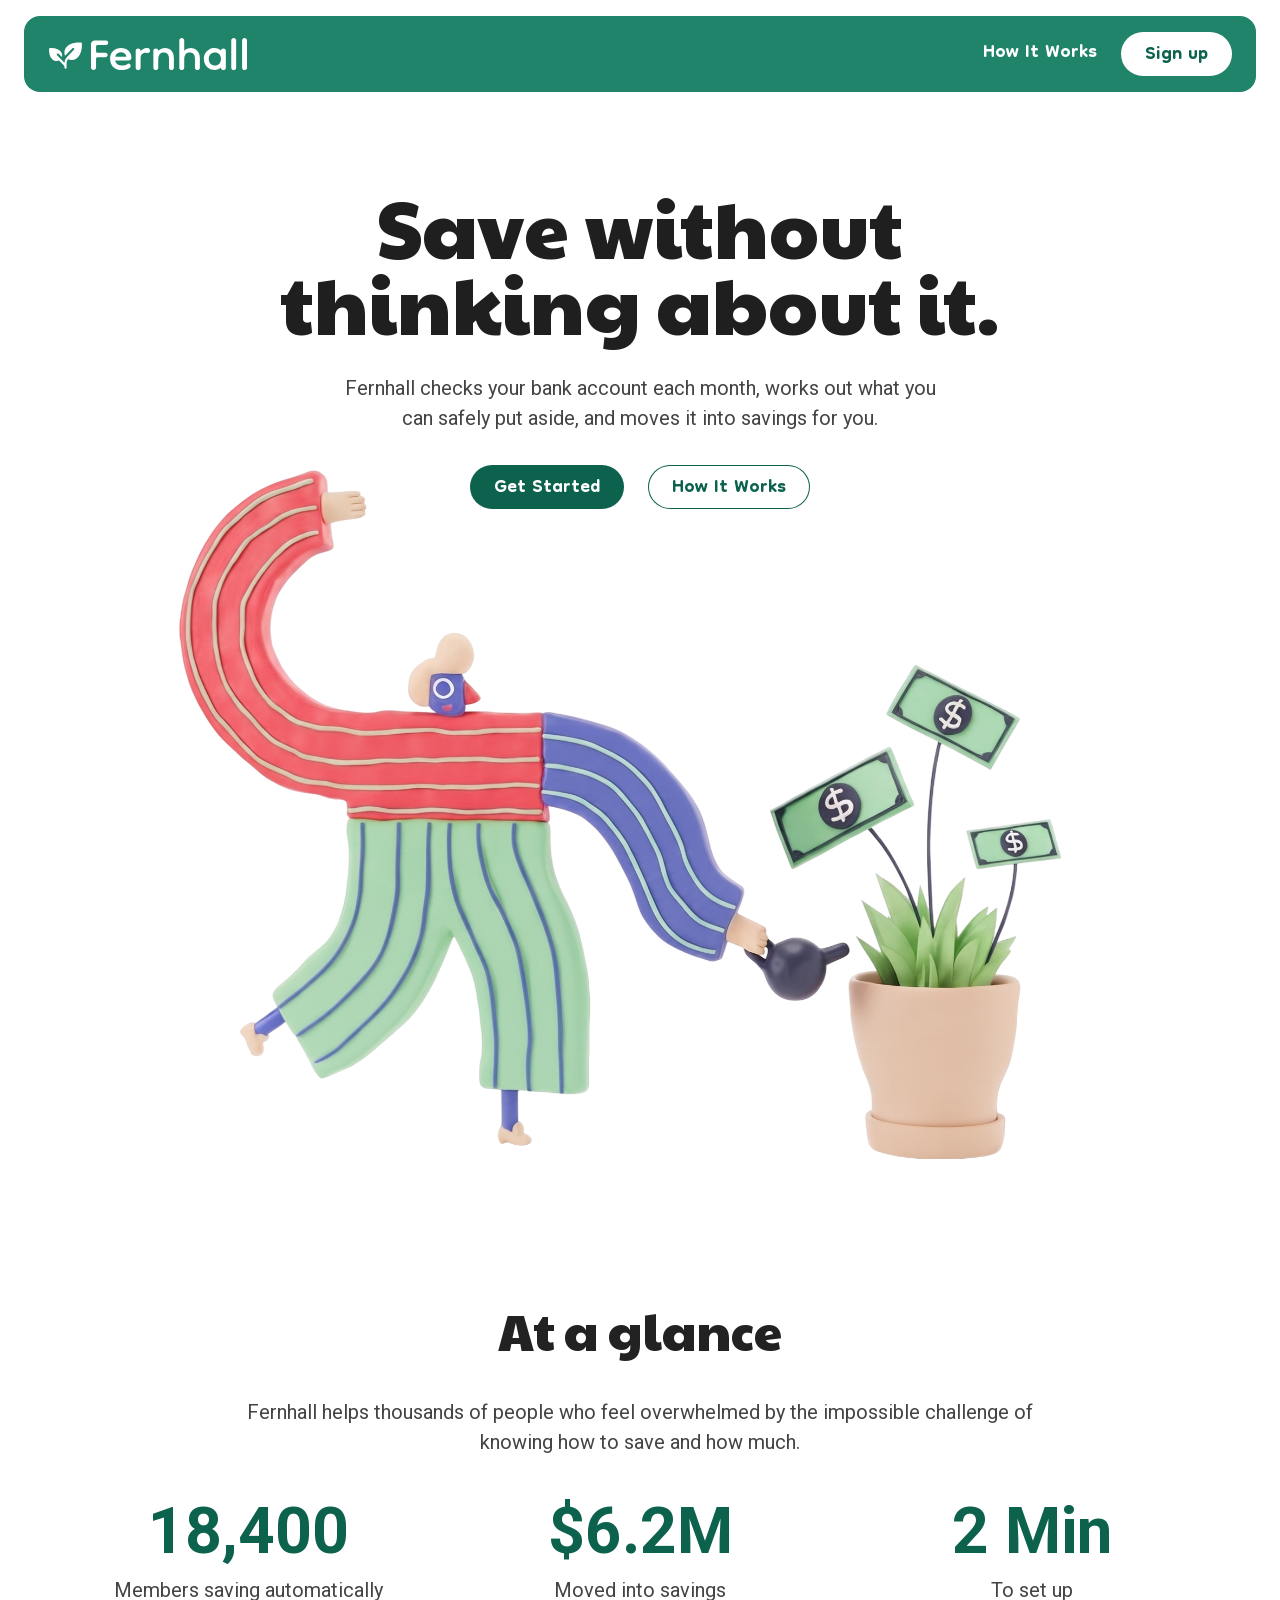
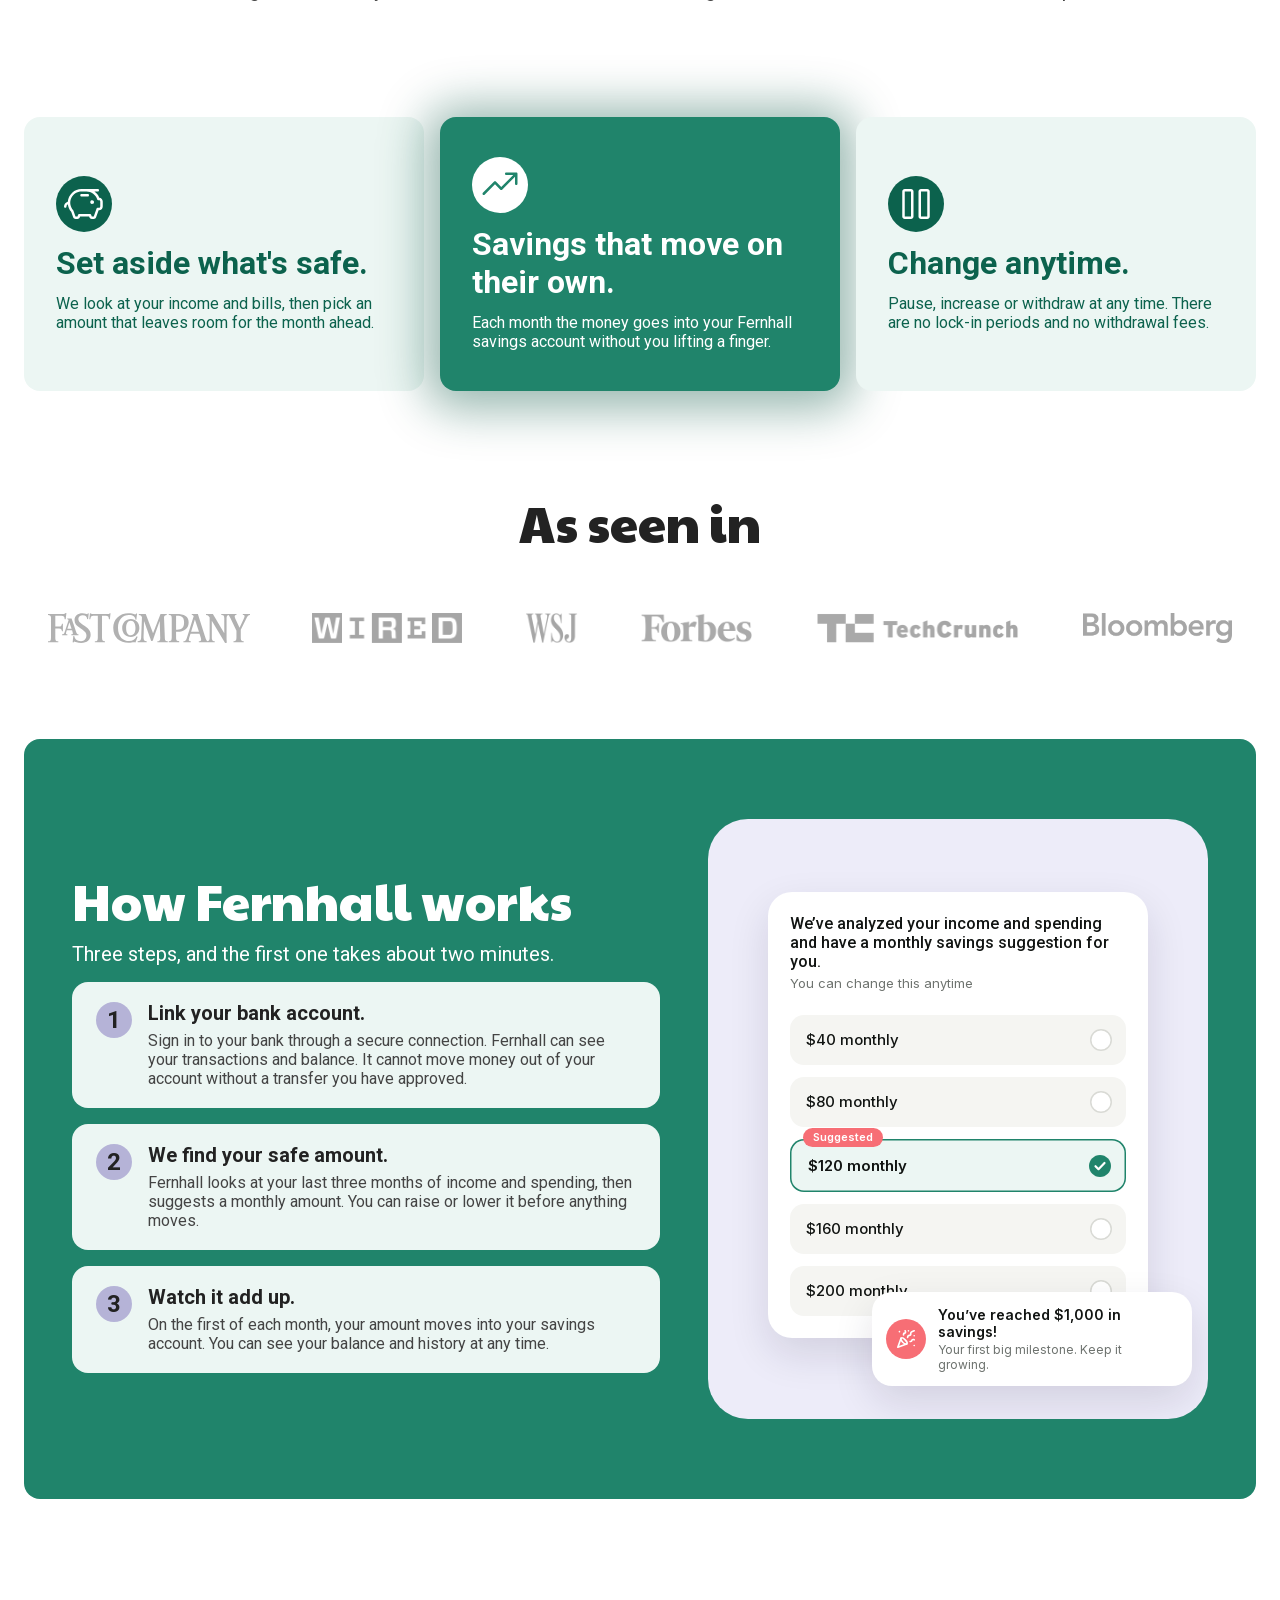
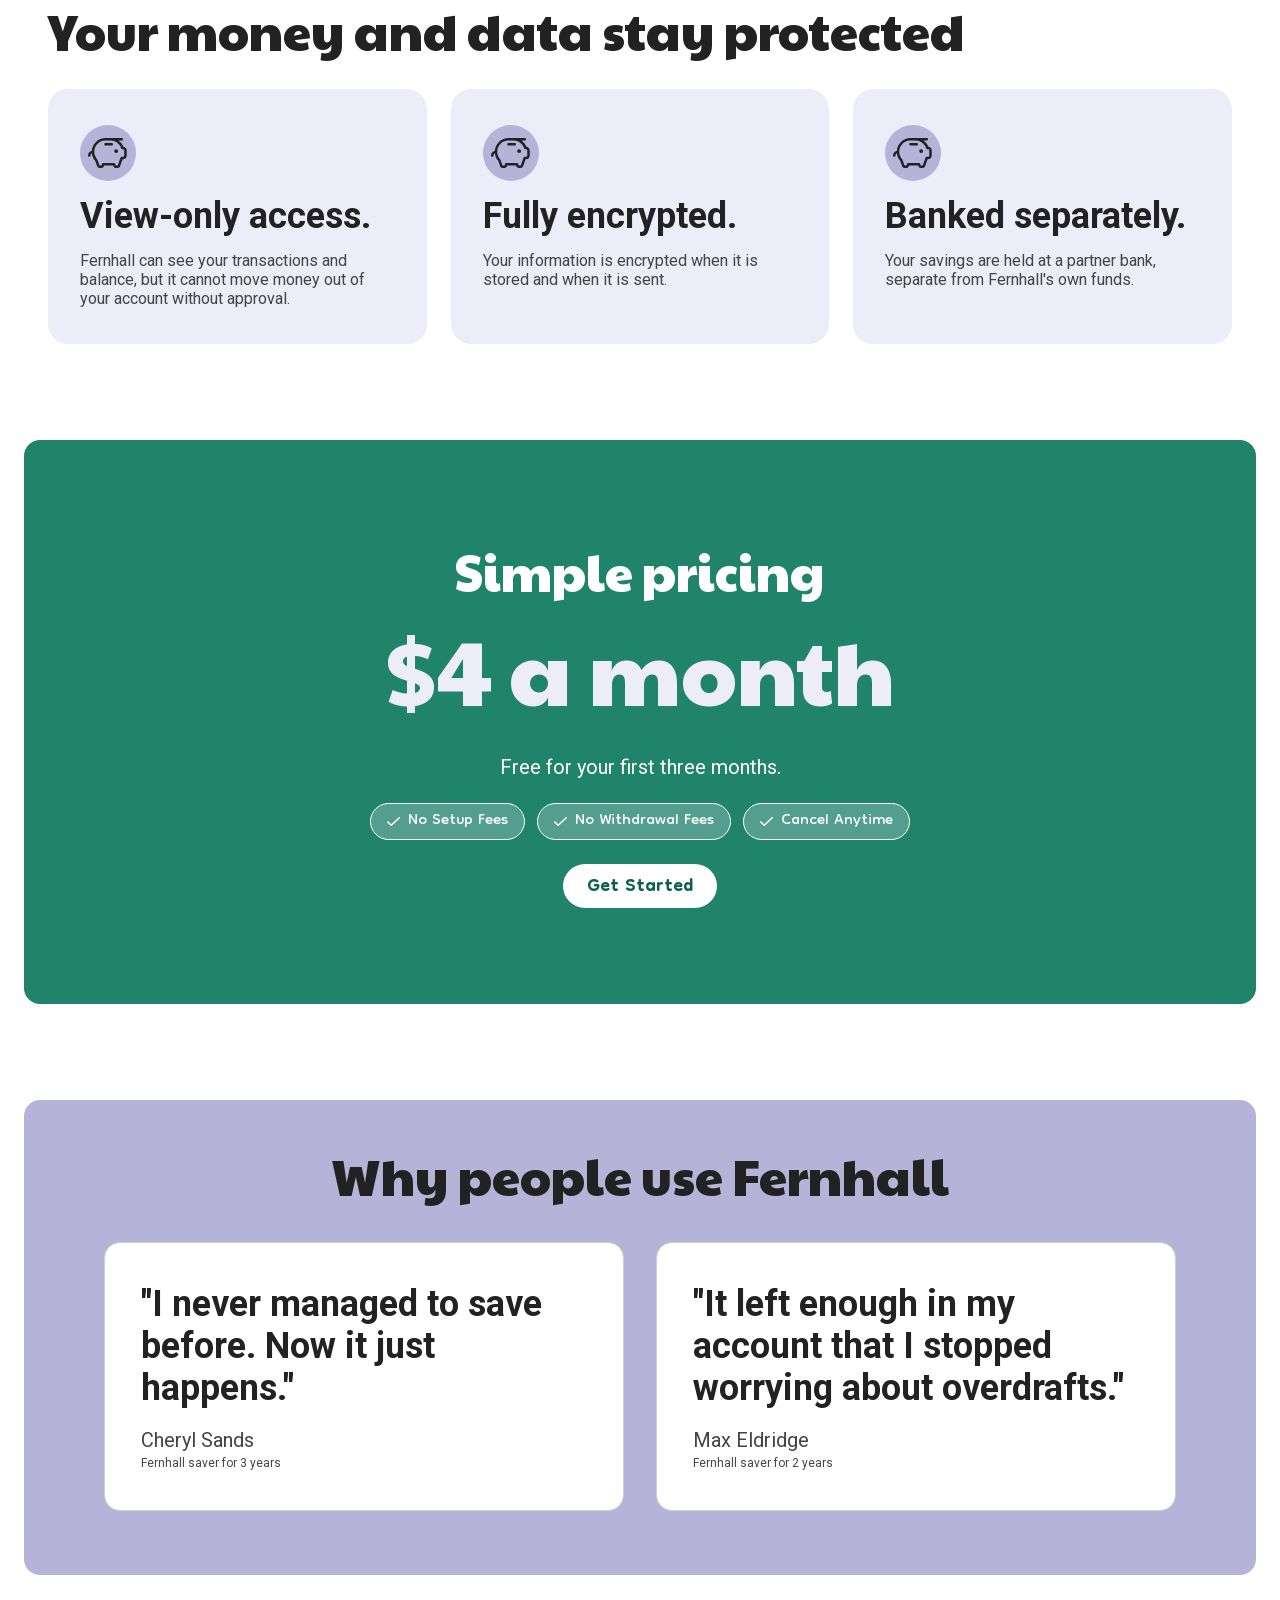
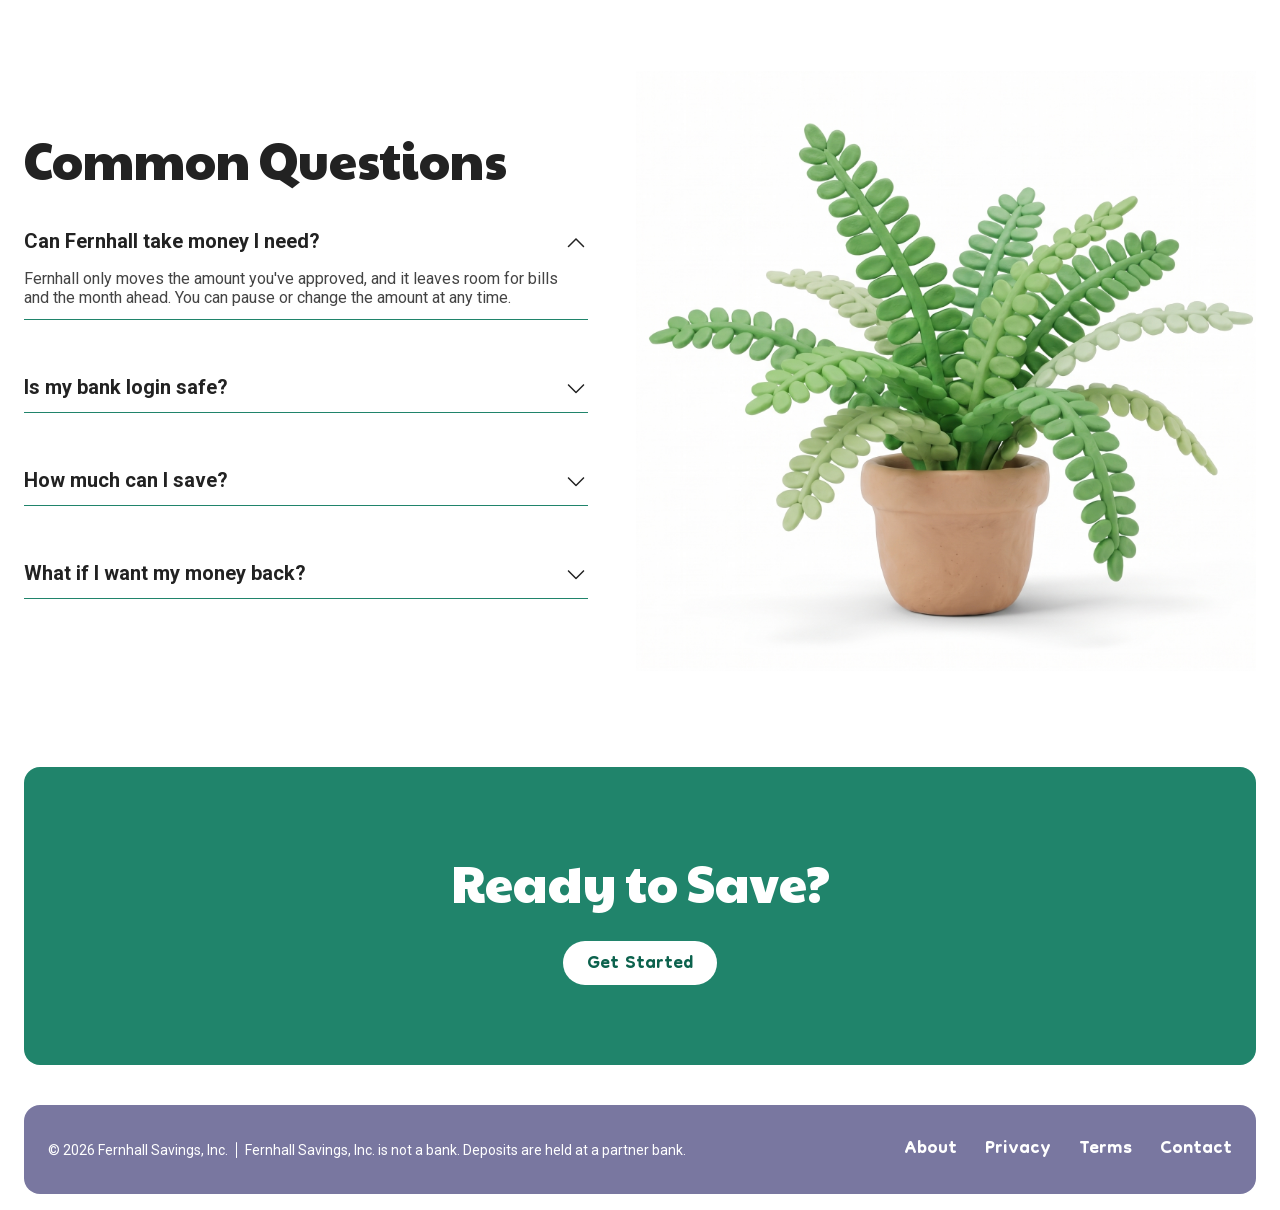
<file: version-d/index.html>
<!DOCTYPE html>
<html lang="en">
<head>
  <meta charset="utf-8">
  <meta name="viewport" content="width=device-width, initial-scale=1">
  <meta name="robots" content="noindex">
  <title>Fernhall</title>
  <link rel="stylesheet" href="styles.css">
</head>
<body>
<div class="page">

  <header class="nav">
    <a class="nav__brand">
      <img class="nav__plant" src="images/plant.svg" alt="">
      <img class="nav__word" src="images/fernhall-wordmark.svg" alt="Fernhall">
    </a>
    <nav class="nav__right">
      <a class="nav__link">How It Works</a>
      <button type="button" class="btn btn--white">Sign up</button>
    </nav>
  </header>

  <main class="main">

    <section class="hero">
      <h1 class="hero__title">Save without thinking about it.</h1>
      <p class="hero__sub">Fernhall checks your bank account each month, works out what you can safely put aside, and moves it into savings for you.</p>
      <div class="hero__stack">
        <div class="hero__buttons">
          <button type="button" class="btn btn--green">Get Started</button>
          <button type="button" class="btn btn--outline">How It Works</button>
        </div>
        <div class="hero__art">
          <div class="hero__artbox"><div class="hero__clip"><img src="images/hero-illustration.png" alt=""></div></div>
        </div>
      </div>
    </section>

    <section class="glance">
      <div class="stats">
        <div class="stats__inner">
          <h2 class="h2">At a glance</h2>
          <p class="stats__intro">Fernhall helps thousands of people who feel overwhelmed by the impossible challenge of knowing how to save and how much.</p>
          <ul class="stats__row">
            <li class="stat stat--373"><div class="stat__body"><p class="stat__fig">18,400</p><p class="stat__label">Members saving automatically</p></div></li>
            <li class="stat stat--374"><div class="stat__body"><p class="stat__fig">$6.2M</p><p class="stat__label">Moved into savings</p></div></li>
            <li class="stat stat--373"><div class="stat__body"><p class="stat__fig">2 Min</p><p class="stat__label">To set up</p></div></li>
          </ul>
        </div>
      </div>
      <div class="features">
        <div class="features__row">
          <div class="fcard">
            <div class="fcard__icon"><img src="images/icon-piggy-bank.svg" alt=""></div>
            <h3 class="fcard__title">Set aside what's safe.</h3>
            <p class="fcard__text">We look at your income and bills, then pick an amount that leaves room for the month ahead.</p>
          </div>
          <div class="fcard">
            <div class="fcard__icon"><img src="images/icon-pause.svg" alt=""></div>
            <h3 class="fcard__title">Change anytime.</h3>
            <p class="fcard__text">Pause, increase or withdraw at any time. There are no lock-in periods and no withdrawal fees.</p>
          </div>
          <div class="fcard fcard--feature">
            <div class="fcard__icon fcard__icon--white"><img src="images/icon-trend-up.svg" alt=""></div>
            <h3 class="fcard__title">Savings that move on their own.</h3>
            <p class="fcard__text">Each month the money goes into your Fernhall savings account without you lifting a finger.</p>
          </div>
        </div>
      </div>
    </section>

    <section class="press">
      <h2 class="h2">As seen in</h2>
      <div class="press__row">
        <img class="press__logo press__logo--fast" src="images/logo-fast-company.svg" alt="">
        <img class="press__logo press__logo--wired" src="images/logo-wired.png" alt="">
        <img class="press__logo press__logo--wsj" src="images/logo-wsj.png" alt="">
        <img class="press__logo press__logo--forbes" src="images/logo-forbes.png" alt="">
        <img class="press__logo press__logo--tc" src="images/logo-techcrunch.png" alt="">
        <img class="press__logo press__logo--bloomberg" src="images/logo-bloomberg.png" alt="">
      </div>
    </section>

    <section class="how">
      <div class="how__col">
        <div class="how__head">
          <h2 class="how__title">How Fernhall works</h2>
          <p class="how__intro">Three steps, and the first one takes about two minutes.</p>
        </div>
        <ol class="how__steps">
          <li class="step"><div class="step__num"><p>1</p></div><div class="step__text"><h3>Link your bank account.</h3><p>Sign in to your bank through a secure connection. Fernhall can see your transactions and balance. It cannot move money out of your account without a transfer you have approved.</p></div></li>
          <li class="step"><div class="step__num"><p>2</p></div><div class="step__text"><h3>We find your safe amount.</h3><p>Fernhall looks at your last three months of income and spending, then suggests a monthly amount. You can raise or lower it before anything moves.</p></div></li>
          <li class="step"><div class="step__num"><p>3</p></div><div class="step__text"><h3>Watch it add up.</h3><p>On the first of each month, your amount moves into your savings account. You can see your balance and history at any time.</p></div></li>
        </ol>
      </div>
      <div class="graphic">
        <div class="suggest">
          <div class="suggest__head">
            <div class="suggest__intro">
              <p>We’ve analyzed your income and spending and have a monthly savings suggestion for you.</p>
              <p>You can change this anytime</p>
            </div>
          </div>
          <ul class="options">
            <li class="option"><p>$40 monthly</p><img src="images/radio.svg" alt=""></li>
            <li class="option"><p>$80 monthly</p><img src="images/radio.svg" alt=""></li>
            <li class="option option--on"><p>$120 monthly</p><img src="images/radio-selected.svg" alt=""><span class="option__tag">Suggested</span></li>
            <li class="option"><p>$160 monthly</p><img src="images/radio.svg" alt=""></li>
            <li class="option"><p>$200 monthly</p><img src="images/radio.svg" alt=""></li>
          </ul>
        </div>
        <div class="milestone">
          <div class="milestone__icon"><span class="icon20"><span class="g"><span class="gi"><img src="images/icon-party-popper.svg" alt=""></span></span></span></div>
          <div class="milestone__text"><p>You’ve reached $1,000 in savings!</p><p>Your first big milestone. Keep it growing.</p></div>
        </div>
      </div>
    </section>

    <section class="security">
      <h2 class="h2">Your money and data stay protected</h2>
      <ul class="security__cards">
        <li class="scard scard--first"><div class="scard__icon"><img src="images/icon-piggy-bank-dark.svg" alt=""></div><h3>View-only access.</h3><p>Fernhall can see your transactions and balance, but it cannot move money out of your account without approval.</p></li>
        <li class="scard"><div class="scard__icon"><img src="images/icon-piggy-bank-dark.svg" alt=""></div><h3>Fully encrypted.</h3><p>Your information is encrypted when it is stored and when it is sent.</p></li>
        <li class="scard"><div class="scard__icon"><img src="images/icon-piggy-bank-dark.svg" alt=""></div><h3>Banked separately.</h3><p>Your savings are held at a partner bank, separate from Fernhall's own funds.</p></li>
      </ul>
    </section>

    <section class="pricing">
      <div class="pricing__panel">
        <div class="pricing__head"><p class="pricing__title">Simple pricing</p><p class="pricing__price">$4 a month</p></div>
        <p class="pricing__free">Free for your first three months.</p>
        <ul class="chips">
          <li class="chip"><div class="chip__in"><img src="images/icon-check.svg" alt=""><p>No Setup Fees</p></div></li>
          <li class="chip"><div class="chip__in"><img src="images/icon-check.svg" alt=""><p>No Withdrawal Fees</p></div></li>
          <li class="chip"><div class="chip__in"><img src="images/icon-check.svg" alt=""><p>Cancel Anytime</p></div></li>
        </ul>
        <button type="button" class="btn btn--white">Get Started</button>
      </div>
    </section>

    <section class="quotes">
      <h2 class="h2">Why people use Fernhall</h2>
      <ul class="quotes__row">
        <li class="quote"><blockquote class="quote__text">"I never managed to save before. Now it just happens."</blockquote><div class="quote__by"><p>Cheryl Sands</p><p>Fernhall saver for 3 years</p></div></li>
        <li class="quote"><blockquote class="quote__text">"It left enough in my account that I stopped worrying about overdrafts."</blockquote><div class="quote__by"><p>Max Eldridge</p><p>Fernhall saver for 2 years</p></div></li>
      </ul>
    </section>

    <section class="faq">
      <div class="faq__col">
        <h2 class="h2">Common Questions</h2>
        <div class="faq__item">
          <div class="faq__in">
            <div class="faq__row">
              <div class="faq__qa"><h3>Can Fernhall take money I need?</h3><p>Fernhall only moves the amount you've approved, and it leaves room for bills and the month ahead. You can pause or change the amount at any time.</p></div>
              <img class="faq__caret" src="images/caret-down-a.svg" alt="">
            </div>
            <div class="faq__rule"></div>
          </div>
        </div>
        <div class="faq__item"><div class="faq__in"><div class="faq__row"><h3>Is my bank login safe?</h3><img class="faq__caret" src="images/caret-down-b.svg" alt=""></div><div class="faq__rule"></div></div></div>
        <div class="faq__item"><div class="faq__in"><div class="faq__row"><h3>How much can I save?</h3><img class="faq__caret" src="images/caret-down-b.svg" alt=""></div><div class="faq__rule"></div></div></div>
        <div class="faq__item"><div class="faq__in"><div class="faq__row"><h3>What if I want my money back?</h3><img class="faq__caret" src="images/caret-down-b.svg" alt=""></div><div class="faq__rule"></div></div></div>
      </div>
      <div class="faq__art"><div class="faq__clip"><img src="images/faq-plant.jpg" alt=""></div></div>
    </section>

    <section class="end">
      <div class="closing">
        <h2 class="closing__title">Ready to Save?</h2>
        <button type="button" class="btn btn--white">Get Started</button>
      </div>
      <footer class="footer">
        <div class="footer__left">
          <p>© 2026 Fernhall Savings, Inc.</p>
          <span class="footer__sep"></span>
          <p>Fernhall Savings, Inc. is not a bank. Deposits are held at a partner bank. </p>
        </div>
        <ul class="footer__links"><li><a>About</a></li><li><a>Privacy</a></li><li><a>Terms</a></li><li><a>Contact</a></li></ul>
      </footer>
    </section>

  </main>
</div>
<script type="text/javascript" src="https://api.useberry.com/integrations/liveUrl/scripts/useberryScript.js"></script>
</body>
</html>
</file>
<file: version-a/styles.css>
/* Condition A v4: modern look pushed off with poor spacing, one typeface (Arial), and a product-like palette with a few too many colours.
   Sizes: body >= 16px, small print >= 14px. Colour contrast deliberately fails WCAG AA on several elements (flaw S7), see docs/checks.md. */

@font-face {
  font-family: "Lobster";
  font-style: normal;
  font-weight: 400;
  font-display: swap;
  src: url("fonts/lobster-latin.woff2") format("woff2");
  unicode-range: U+0000-00FF, U+0131, U+0152-0153, U+02BB-02BC, U+02C6, U+02DA, U+02DC, U+0304, U+0308, U+0329, U+2000-206F, U+20AC, U+2122, U+2191, U+2193, U+2212, U+2215, U+FEFF, U+FFFD;
}

:root {
  --navy: #1f2a44;
  --teal: #2f7f79;
  --amber: #d89b2b;
  --violet: #7b6cc4;
  --coral: #d9694f;
  --bg: #f6f7f9;
  --slate: #5a6478;
  --gray: #8a93a5;
  --tint-slate: #eef1f6;
  --tint-teal: #e3f1ef;
  --tint-amber: #fbf1dc;
  --gutter: max(0px, calc((100vw - 1440px) / 2));
  --f-trebuchet: Arial, Helvetica, sans-serif;
  --f-georgia: Arial, Helvetica, sans-serif;
  --f-verdana: Arial, Helvetica, sans-serif;
  --f-mono: Arial, Helvetica, sans-serif;
  --f-palatino: Arial, Helvetica, sans-serif;
}

* { box-sizing: border-box; }
html { font-size: 16px; }
body {
  margin: 0;
  background: #ffffff;
  color: var(--navy);
  font-family: var(--f-verdana);
  font-size: 16px;
  line-height: 1.5;
}
h1, h2, h3, p { margin: 0; }
a { color: inherit; text-decoration: none; cursor: pointer; }
a:focus-visible { outline: 3px solid var(--navy); outline-offset: 3px; }

/* ---------- header ---------- */
header {
  display: flex;
  align-items: center;
  justify-content: space-between;
  height: 64px;
  padding: 0 calc(var(--gutter) + 120px) 0 calc(var(--gutter) + 140px);
  background: #ffffff;
  border-bottom: 1px solid #e6e9ef;
  color: var(--navy);
}
.logo { display: flex; align-items: center; gap: 4px; font-family: "Lobster", cursive; font-size: 28px; font-weight: 400; font-style: normal; }
.logo svg { display: block; }
nav { display: flex; align-items: center; gap: 9px; }
nav a.plain { font-family: var(--f-mono); font-size: 15px; font-weight: 700; color: var(--gray); }
.btn-ghost {
  display: inline-block;
  font-family: var(--f-trebuchet);
  font-size: 16px;
  font-weight: 700;
  color: #ffffff;
  background: #3a8c85;
  padding: 14px 18px;
  border-radius: 8px;
}

/* ---------- hero ---------- */
.hero {
  display: block;
  background: url("images/fern.jpg") center 35% / cover no-repeat;
  padding: 130px calc(var(--gutter) + 160px) 110px calc(var(--gutter) + 200px);
}
.hero-text { padding-top: 34px; }
.hero h1 {
  font-family: var(--f-trebuchet);
  font-size: 30px;
  line-height: 1.15;
  font-weight: 600;
  color: #ffffff;
}
.hero .sub {
  margin-top: 6px;
  font-family: var(--f-georgia);
  font-size: 18px;
  line-height: 1.7;
  font-style: italic;
  font-weight: 700;
  color: #c3cad9;
  max-width: 640px;
}
.actions { display: flex; align-items: center; gap: 4px; margin-top: 64px; }
.btn-fill {
  display: inline-block;
  font-family: var(--f-trebuchet);
  font-size: 16px;
  font-weight: 700;
  color: #ffffff;
  padding: 14px 18px;
  border-radius: 8px;
  background: #3a8c85;
}

/* ---------- sections ---------- */
h2 {
  font-family: var(--f-mono);
  font-size: 16px;
  line-height: 1.3;
  font-weight: 400;
  color: var(--violet);
}
.features { padding: 18px calc(var(--gutter) + 24px) 0 calc(var(--gutter) + 24px); }
.features h2 { margin-top: 0; }
.cards {
  display: grid;
  grid-template-columns: 1.35fr 1fr 1fr;
  gap: 6px 200px;
  margin-top: 50px;
  align-items: start;
}
.card {
  background: var(--tint-teal);
  border-radius: 0 28px 0 28px;
  padding: 40px 30px;
}
.card h3 { font-family: var(--f-palatino); font-size: 17px; line-height: 1.3; font-weight: 400; color: #1f4f4b; margin-bottom: 2px; }
.card p { font-family: var(--f-verdana); font-size: 16px; line-height: 1.4; color: #5f9b95; }

.quotes { background: var(--tint-amber); margin: 34px 0 0; padding: 20px calc(var(--gutter) + 220px) 110px calc(var(--gutter) + 140px); }
.quote-row { display: grid; grid-template-columns: 1fr 1fr; gap: 20px; margin-top: 70px; align-items: end; }
.quote .q { font-family: var(--f-trebuchet); font-style: normal; font-size: 17px; line-height: 1.7; color: var(--gray); font-weight: 700; }
.quote .who { display: block; margin-top: 4px; font-family: var(--f-mono); font-size: 14px; color: var(--gray); }

.closing {
  margin-top: 0;
  background: var(--navy);
  color: #cfe6e3;
  text-align: left;
  padding: 90px 0 30px calc(var(--gutter) + 260px);
}
.closing p { font-family: var(--f-palatino); font-size: 30px; font-weight: 700; margin-bottom: 8px; }

footer {
  display: flex;
  justify-content: space-between;
  align-items: center;
  padding: 10px calc(var(--gutter) + 120px) 44px calc(var(--gutter) + 160px);
  background: var(--navy);
  font-family: var(--f-trebuchet);
  font-size: 14px;
  color: #6f7a91;
}
footer .links { display: flex; gap: 6px; font-family: var(--f-georgia); font-style: italic; }
footer a { color: #6f7a91; }

/* ---------- added sections: numbers, how it works, security, pricing, faq, small print ---------- */
.numbers {
  flex-wrap: wrap;
  display: flex;
  align-items: flex-end;
  justify-content: center;
  gap: 110px;
  text-align: center;
  background: var(--navy);
  padding: 44px calc(var(--gutter) + 150px) 14px calc(var(--gutter) + 150px);
}
.num { font-family: var(--f-verdana); font-size: 16px; line-height: 1.3; color: #6f7a91; max-width: 230px; }
.num .big { display: block; margin-bottom: 4px; white-space: nowrap; font-family: "Lobster", cursive; font-size: 34px; font-style: normal; font-weight: 400; color: #ffffff; }

.how { background: var(--tint-slate); margin-top: 46px; padding: 14px calc(var(--gutter) + 120px) 36px calc(var(--gutter) + 140px); }
.how-head { display: flex; align-items: baseline; justify-content: space-between; }
.how-head h2 { color: var(--navy); }
.how-intro { font-family: var(--f-georgia); font-style: italic; font-size: 17px; color: var(--gray); }
.how-body { display: flex; gap: 18px; margin-top: 50px; align-items: flex-start; }
.steps { list-style: none; margin: 0; padding: 0; flex: 1; display: grid; gap: 6px; }
.step { background: #ffffff; border-radius: 12px; padding: 12px 16px; }
.step-label { font-family: var(--f-verdana); font-size: 16px; font-weight: 400; color: var(--slate); }
.step h3 { font-family: var(--f-verdana); font-style: normal; font-size: 16px; font-weight: 400; color: var(--slate); margin: 2px 0 6px; }
.step p { font-family: var(--f-verdana); font-size: 16px; font-weight: 400; line-height: 1.45; color: var(--slate); }
.shot { flex: 0 0 400px; margin-top: 70px; }
.shot img { display: block; width: 400px; height: auto; }

.security { padding: 64px calc(var(--gutter) + 140px) 14px calc(var(--gutter) + 140px); }
.security h2 { color: var(--teal); }
.sec-grid { display: grid; grid-template-columns: 1fr 1fr 1fr; gap: 4px 28px; margin-top: 12px; align-items: start; }
.sec { background: var(--bg); border-radius: 20px 0 20px 0; padding: 18px 10px; }
.sec h3 { font-family: var(--f-trebuchet); font-size: 18px; color: var(--teal); margin-bottom: 4px; }
.sec p { font-family: var(--f-palatino); font-size: 17px; line-height: 1.45; color: var(--gray); }

.pricing { background: var(--bg); margin-top: 56px; padding: 80px 0 24px; }
.price-card { margin-left: calc(var(--gutter) + 380px); width: 460px; background: var(--tint-teal); border-radius: 24px 4px 24px 4px; padding: 14px 20px 40px 26px; }
.price-card h2 { color: var(--teal); }
.price { font-family: var(--f-georgia); font-size: 54px; font-weight: 700; color: var(--navy); margin-top: 22px; line-height: 1.1; }
.free { font-family: var(--f-trebuchet); font-size: 17px; color: #5f9b95; margin: 2px 0 20px; }
.incl { margin: 0 0 6px; padding-left: 22px; font-family: var(--f-verdana); font-size: 16px; line-height: 1.9; color: var(--navy); list-style: square; }
.price-card .btn-fill { margin-top: 30px; }

.faq { padding: 70px calc(var(--gutter) + 120px) 20px calc(var(--gutter) + 180px); }
.faq h2 { color: var(--teal); }
.faq-grid { display: grid; grid-template-columns: 1fr 1fr; gap: 10px 90px; margin-top: 16px; }
.qa h3 { font-family: var(--f-trebuchet); font-size: 17px; color: var(--navy); margin-bottom: 2px; }
.qa p { font-family: var(--f-verdana); font-size: 16px; line-height: 1.5; color: var(--gray); }
.qa:nth-child(even) { margin-top: 26px; }

.fine { font-family: var(--f-georgia); font-size: 14px; color: #9aa3b5; padding: 12px calc(var(--gutter) + 120px) 6px calc(var(--gutter) + 340px); max-width: none; }

.vh { position: absolute; width: 1px; height: 1px; overflow: hidden; clip: rect(0 0 0 0); white-space: nowrap; }

/* ---------- drop shadows (added 2026-10-30): several styles used without a system ---------- */
header { box-shadow: 0 2px 10px rgba(31, 42, 68, 0.12); position: relative; z-index: 2; }
.btn-fill { box-shadow: 0 4px 10px rgba(31, 42, 68, 0.28); }
.btn-ghost { box-shadow: 0 4px 10px rgba(31, 42, 68, 0.28); }
.card { box-shadow: 0 14px 30px rgba(31, 42, 68, 0.22); }
.step { box-shadow: 0 2px 8px rgba(31, 42, 68, 0.1); }
.sec { box-shadow: 0 8px 20px rgba(31, 42, 68, 0.14); }
.price-card { box-shadow: 0 20px 44px rgba(31, 42, 68, 0.25); }

/* ---------- headings (2026-10-30): all headings the same size; main headings in Lobster (local file, see docs/photo-credits.md), subheadings in Times New Roman ---------- */
h1, h2, h3, .closing p {
  font-size: 28px !important;
  font-weight: 400 !important;
  font-style: normal !important;
  letter-spacing: 0 !important;
  line-height: 1.2 !important;
}
h1, h2, .closing p { font-family: "Lobster", cursive !important; }
h3 { font-family: "Times New Roman", Times, serif !important; }

/* ---------- narrower screens (added 2026-10-30): keep the fixed side paddings from squeezing content ---------- */
@media (max-width: 1100px) {
  header { padding: 0 24px; }
  .hero { padding: 100px 24px 80px; }
  .numbers { padding: 36px 24px 20px; gap: 32px; flex-wrap: wrap; }
  .features { padding: 18px 24px 0; }
  .how { padding: 14px 24px 36px; }
  .security { padding: 48px 24px 14px; }
  .pricing { padding: 56px 24px 24px; }
  .price-card { margin-left: 0; width: auto; max-width: 460px; }
  .quotes { padding: 20px 24px 80px; }
  .faq { padding: 48px 24px 20px; }
  .closing { padding: 64px 24px 30px; }
  .fine { padding: 12px 24px 6px; max-width: none; }
  footer { padding: 14px 24px 28px; flex-wrap: wrap; gap: 8px; }
}
@media (max-width: 800px) {
  .cards, .sec-grid, .faq-grid, .quote-row { grid-template-columns: 1fr; }
  .how-body { flex-direction: column; }
  .shot { flex: none; margin-top: 24px; width: 100%; }
  .shot img { width: 100%; }
  .how-head { flex-direction: column; gap: 6px; }
  .qa:nth-child(even) { margin-top: 0; }
  .num { max-width: none; }
}


/* ======================================================================
   Deliberate violations of the 8 design principles in Adobe's article
   "8 Basic design principles to help you make awesome graphics" (2026-10-30).
   1 alignment, 2 hierarchy, 3 contrast, 4 repetition, 5 proximity,
   6 balance, 7 colour, 8 negative space. See docs/flaw-list.md.
   ====================================================================== */

/* 1. Alignment: mixed text alignment inside one block */
.sec:nth-child(2) { text-align: center; }
.sec:nth-child(3) { text-align: right; }
.qa:nth-child(3) { text-align: right; }
.quote:first-child .who { text-align: right; }
.price-card h2 { text-align: right; }
.closing p { text-align: center; width: 260px; }

/* 4. Repetition: styling that should repeat doesn't */
.step:nth-child(2) .step-label { font-weight: 700; }
.step:nth-child(3) h3 { font-style: italic; }
.qa:nth-child(2) h3, .qa:nth-child(4) h3 { color: var(--teal); }
.qa:nth-child(3) { border-top: 2px solid var(--teal); padding-top: 8px; }
.incl { list-style: circle; }
.incl li:nth-child(2) { list-style: square; }
.sec:nth-child(2) h3 { font-style: italic; }

/* 5. Proximity: related things pushed apart, unrelated things pushed together */
.num .big { margin-bottom: 26px; }
.quote .who { margin-top: 34px; }
.price { margin-bottom: 6px; }
.free { margin-top: 40px; margin-bottom: 36px; }
.qa h3 { margin-bottom: 22px; }
.faq-grid { gap: 4px 90px; }
.sec h3 { margin-bottom: 18px; }
.step-label { display: block; margin-bottom: 14px; }

/* 6. Balance: weight piled on one side */
.shot { flex: 0 0 520px; }
.shot img { width: 520px; }
.faq-grid { grid-template-columns: 2fr 1fr; }
.sec-grid { grid-template-columns: 1.6fr 1fr 0.5fr; }

/* 7. Colour: no defined roles; warm 'warning' colours on good news, coral where teal belongs */
.price { color: var(--coral); }
.free { color: var(--coral); }
.num { color: #e0a43a; }
.incl li:nth-child(3) { color: var(--coral); }
.step:nth-child(2) .step-label { color: var(--coral); }

/* 8. Negative space: cramped in places, wasteful in others (wide screens only so narrow layouts keep their fixes) */
@media (min-width: 1101px) {
  .pricing { margin-top: 140px; padding-bottom: 100px; }
  .quotes { margin-top: 6px; }
  .faq { padding-top: 14px; }
  .closing { padding-top: 190px; }
  .fine { padding-top: 0; padding-bottom: 0; }
}
</file>
<file: version-b/styles.css>
@font-face {
  font-family: "Inter";
  src: url("fonts/inter-latin.woff2") format("woff2");
  font-weight: 100 900;
  font-style: normal;
  font-display: swap;
}

@font-face {
  font-family: "Cormorant Garamond";
  src: url("fonts/cormorant-garamond-latin.woff2") format("woff2");
  font-weight: 300 700;
  font-style: normal;
  font-display: swap;
}

:root {
  --forest: #0f3d2a;
  --forest-deep: #082a1c;
  --forest-text: #0f3d2a;
  --mint: #e6f4ec;
  --mint-strong: #d3ebdf;
  --white: #ffffff;
  --amber: #f2b441;
  --amber-glow: rgba(242, 180, 65, 0.55);
  --amber-on-light: #946200;
  --ink: #17332a;
  --ink-soft: #3f5a4e;

  --sans: "Inter", system-ui, -apple-system, "Segoe UI", Arial, sans-serif;
  --serif: "Cormorant Garamond", Georgia, "Times New Roman", serif;

  --shadow-soft: 0 10px 30px rgba(15, 61, 42, 0.10);
}

*, *::before, *::after { box-sizing: border-box; }

html { -webkit-text-size-adjust: 100%; }

body {
  margin: 0;
  font-family: var(--sans);
  font-size: 18px;
  line-height: 1.6;
  color: var(--ink);
  background: var(--white);
}

h1, h2, h3, p, ul, ol, blockquote, figure { margin: 0; padding: 0; }
ul, ol { list-style: none; }
img { display: block; max-width: 100%; }
a { color: inherit; text-decoration: none; cursor: pointer; }
button { font: inherit; cursor: pointer; }

.container {
  width: 100%;
  max-width: 1200px;
  margin: 0 auto;
  padding: 0 40px;
}

/* ---------- Eyebrow ---------- */
.eyebrow {
  display: flex;
  align-items: center;
  gap: 12px;
  margin-bottom: 20px;
  font-family: var(--sans);
  font-size: 13px;
  font-weight: 600;
  line-height: 1.2;
  letter-spacing: 0.18em;
  text-transform: uppercase;
  color: var(--amber-on-light);
  text-shadow: 0 0 14px rgba(242, 180, 65, 0.45);
}
.eyebrow::before {
  content: "";
  flex: none;
  width: 24px;
  height: 2px;
  background: var(--amber-on-light);
  border-radius: 2px;
}
.eyebrow--on-dark {
  color: var(--amber);
  text-shadow: 0 0 14px var(--amber-glow);
}
.eyebrow--on-dark::before { background: var(--amber); }
.eyebrow--center { justify-content: center; }

/* ---------- Buttons ---------- */
.btn {
  display: inline-flex;
  align-items: center;
  justify-content: center;
  padding: 16px 36px;
  border: 0;
  border-radius: 999px;
  font-family: var(--serif);
  font-size: 24px;
  font-weight: 500;
  line-height: 1;
  letter-spacing: 0.01em;
}
.btn--amber {
  background: var(--amber);
  color: var(--forest-deep);
  box-shadow: 0 0 28px 4px var(--amber-glow), 0 6px 16px rgba(0, 0, 0, 0.15);
}
.btn--ghost {
  color: var(--white);
  background: rgba(255, 255, 255, 0.12);
  border: 1.5px solid rgba(255, 255, 255, 0.75);
}
.btn--small {
  padding: 11px 26px;
  font-size: 20px;
  box-shadow: 0 0 20px 2px var(--amber-glow);
}

/* ---------- Nav ---------- */
.nav {
  position: absolute;
  top: 0;
  left: 0;
  right: 0;
  z-index: 10;
  color: var(--white);
}
.nav__inner {
  display: flex;
  align-items: center;
  justify-content: space-between;
  height: 88px;
}
.logo {
  display: flex;
  align-items: center;
  gap: 10px;
  color: var(--white);
}
.logo__glyph { color: var(--amber); }
.logo__word {
  font-family: var(--sans);
  font-size: 26px;
  font-weight: 700;
  letter-spacing: -0.02em;
}
.nav__links {
  display: flex;
  align-items: center;
  gap: 36px;
}
.nav__link {
  font-size: 16px;
  font-weight: 500;
  color: rgba(255, 255, 255, 0.92);
}

/* ---------- Hero ---------- */
.hero {
  display: flex;
  align-items: center;
  min-height: 800px;
  padding: 140px 0 100px;
  color: var(--white);
  background:
    linear-gradient(100deg, rgba(5, 32, 20, 0.92) 0%, rgba(5, 28, 18, 0.78) 45%, rgba(0, 0, 0, 0.55) 100%),
    url("images/fern.jpg") center / cover no-repeat;
  background-color: var(--forest-deep);
}
.hero__inner { display: flex; flex-direction: column; align-items: flex-start; }
.hero .eyebrow { margin-bottom: 28px; }
.hero__title {
  max-width: 900px;
  font-family: var(--sans);
  font-size: 96px;
  font-weight: 800;
  line-height: 1.02;
  letter-spacing: -0.04em;
  color: var(--white);
}
.accent {
  color: var(--amber);
  text-shadow: 0 0 28px rgba(242, 180, 65, 0.6);
}
.hero__sub {
  max-width: 600px;
  margin-top: 32px;
  font-size: 22px;
  line-height: 1.55;
  color: rgba(255, 255, 255, 0.92);
}
.hero__actions {
  display: flex;
  align-items: center;
  gap: 16px;
  margin-top: 44px;
}

/* ---------- Sections ---------- */
.section { padding: 112px 0; }
.section--white { background: var(--white); }
.section--mint { background: var(--mint); }

.section__title {
  max-width: 760px;
  font-family: var(--sans);
  font-size: 52px;
  font-weight: 800;
  line-height: 1.1;
  letter-spacing: -0.035em;
  color: var(--forest-text);
}
.section__title--center { margin-left: auto; margin-right: auto; text-align: center; }
.section__intro {
  margin-top: 16px;
  font-size: 20px;
  color: var(--ink-soft);
}

/* ---------- Numbers ---------- */
.numbers { padding: 96px 0; }
.numbers__grid {
  display: grid;
  grid-template-columns: repeat(3, 1fr);
  gap: 24px;
  margin-top: 12px;
}
.tile {
  display: flex;
  flex-direction: column;
  align-items: flex-start;
  gap: 10px;
  padding: 40px 36px;
  background: var(--mint);
  border-radius: 24px;
  box-shadow: var(--shadow-soft);
}
.tile__figure {
  font-family: var(--sans);
  font-size: 52px;
  font-weight: 800;
  line-height: 1.05;
  letter-spacing: -0.03em;
  color: var(--forest);
  text-shadow: 0 0 22px rgba(34, 170, 90, 0.5);
}
.tile__label {
  font-size: 18px;
  color: var(--ink-soft);
}

/* ---------- Cards ---------- */
.cards { display: grid; gap: 24px; margin-top: 36px; }
.cards--three { grid-template-columns: repeat(3, 1fr); }
.cards--two { grid-template-columns: repeat(2, 1fr); }
.section .eyebrow + .cards { margin-top: 8px; }

.card {
  display: flex;
  flex-direction: column;
  gap: 14px;
  padding: 40px 36px;
  background: var(--white);
  border-radius: 24px;
  box-shadow: var(--shadow-soft);
}
.card--white { background: var(--white); }
.card__title {
  font-family: var(--serif);
  font-size: 34px;
  font-weight: 500;
  line-height: 1.15;
  color: var(--forest-text);
}
.card__text { color: var(--ink-soft); font-size: 17px; }

/* ---------- How it works ---------- */
.how {
  display: grid;
  grid-template-columns: 1.15fr 1fr;
  gap: 72px;
  align-items: center;
}
.steps {
  display: flex;
  flex-direction: column;
  gap: 20px;
  margin-top: 40px;
}
.step {
  display: flex;
  align-items: flex-start;
  gap: 20px;
  padding: 28px;
  background: var(--mint);
  border-radius: 20px;
}
.step__num {
  flex: none;
  display: flex;
  align-items: center;
  justify-content: center;
  width: 44px;
  height: 44px;
  border-radius: 50%;
  background: var(--forest);
  color: var(--white);
  font-family: var(--sans);
  font-size: 18px;
  font-weight: 700;
}
.step__body { display: flex; flex-direction: column; gap: 6px; }
.step__title {
  font-family: var(--serif);
  font-size: 30px;
  font-weight: 500;
  line-height: 1.15;
  color: var(--forest-text);
}
.step__text { font-size: 16px; color: var(--ink-soft); }
.how__media { border-radius: 24px; overflow: hidden; box-shadow: 0 18px 44px rgba(15, 61, 42, 0.2); }
.how__img { width: 100%; aspect-ratio: 3 / 4; object-fit: cover; }

/* ---------- Pricing ---------- */
.pricing {
  display: flex;
  flex-direction: column;
  align-items: flex-start;
  padding: 72px 72px;
  background: var(--forest);
  color: var(--white);
  border-radius: 28px;
  box-shadow: 0 24px 60px rgba(8, 42, 28, 0.35);
}
.pricing__title {
  font-family: var(--serif);
  font-size: 56px;
  font-weight: 500;
  line-height: 1.1;
  color: var(--white);
}
.pricing__price {
  margin-top: 24px;
  font-family: var(--sans);
  font-size: 88px;
  font-weight: 800;
  line-height: 1;
  letter-spacing: -0.04em;
  color: var(--amber);
  text-shadow: 0 0 30px rgba(242, 180, 65, 0.6);
}
.pricing__note {
  margin-top: 14px;
  font-size: 22px;
  color: rgba(255, 255, 255, 0.9);
}
.chips {
  display: flex;
  flex-wrap: wrap;
  gap: 12px;
  margin: 32px 0 40px;
}
.chip {
  padding: 8px 20px;
  border-radius: 999px;
  background: rgba(255, 255, 255, 0.12);
  border: 1px solid rgba(255, 255, 255, 0.3);
  font-size: 15px;
  font-weight: 500;
  color: var(--white);
}

/* ---------- Testimonials ---------- */
.quote { display: flex; flex-direction: column; gap: 20px; }
.quote__text {
  font-family: var(--sans);
  font-size: 26px;
  font-weight: 600;
  line-height: 1.35;
  letter-spacing: -0.015em;
  color: var(--forest-text);
}
.quote__by { font-size: 16px; color: var(--ink-soft); }

/* ---------- FAQ ---------- */
.faq {
  display: grid;
  grid-template-columns: repeat(2, 1fr);
  gap: 24px;
  margin-top: 48px;
}
.faq__item {
  display: flex;
  flex-direction: column;
  gap: 10px;
  padding: 36px;
  background: var(--mint);
  border-radius: 20px;
}
.faq__q {
  font-family: var(--serif);
  font-size: 30px;
  font-weight: 500;
  line-height: 1.2;
  color: var(--forest-text);
}
.faq__a { font-size: 17px; color: var(--ink-soft); }

/* ---------- Closing ---------- */
.closing__inner {
  display: flex;
  flex-direction: column;
  align-items: center;
  gap: 0;
}
.closing .btn { margin-top: 36px; }

/* ---------- Small print + footer ---------- */
.smallprint {
  padding: 32px 0;
  background: var(--white);
  border-top: 1px solid var(--mint-strong);
}
.smallprint p {
  max-width: 820px;
  font-size: 14px;
  line-height: 1.6;
  color: var(--ink-soft);
}
.footer {
  padding: 32px 0;
  background: var(--forest-deep);
  color: rgba(255, 255, 255, 0.88);
}
.footer__inner {
  display: flex;
  align-items: center;
  justify-content: space-between;
  gap: 24px;
}
.footer__copy { font-size: 15px; }
.footer__links { display: flex; gap: 28px; }
.footer__link { font-size: 15px; color: rgba(255, 255, 255, 0.88); }

/* Eyebrow labels as small pale-yellow pills, no glow; stat figures without glow (hand edits, 2026-10-30, see docs/condition-b-log.md) */
.eyebrow {
  width: fit-content;
  padding: 7px 16px;
  border-radius: 999px;
  background: #fffbe6;
  border: 1px solid #f3e3a1;
  color: #8f5b00;
  text-shadow: none;
  box-shadow: none;
}
.eyebrow::before { display: none; }
.eyebrow--on-dark {
  background: rgba(242, 180, 65, 0.14);
  border-color: rgba(242, 180, 65, 0.55);
  color: #f2b441;
  text-shadow: none;
  box-shadow: none;
}
.eyebrow--center { margin-left: auto; margin-right: auto; }
.tile__figure { text-shadow: none; }

/* Emoji icons (hand edit, 2026-10-30, see docs/condition-b-log.md) */
.icon {
  flex: none;
  display: flex;
  align-items: center;
  justify-content: center;
  width: 48px;
  height: 48px;
  border-radius: 14px;
  background: #fffbe6;
  border: 1px solid #f3e3a1;
  font-size: 24px;
  line-height: 1;
}

/* Side-border style only on the 'How Fernhall works' steps, square corners (hand edit, 2026-10-30, see docs/condition-b-log.md) */
.step {
  border-left: 4px solid #0f3d2a;
  border-radius: 0;
}

/* Inter everywhere: the serif variable now resolves to Inter (hand edit, 2026-10-30, see docs/condition-b-log.md) */
:root { --serif: "Inter", system-ui, -apple-system, "Segoe UI", sans-serif; }

/* Body copy at 14px in an off-black (hand edit, 2026-10-30, see docs/condition-b-log.md) */
body { font-size: 14px; color: #2b2b2b; }
.card__text, .step__text, .faq__a, .tile__label, .section__intro, .quote__by, .smallprint p {
  font-size: 14px;
  color: #2b2b2b;
}

/* Soft blobby gradients in the page's own green and amber (hand edit, 2026-10-30, see docs/condition-b-log.md) */
.hero {
  background:
    radial-gradient(ellipse 620px 440px at 86% 18%, rgba(242, 180, 65, 0.30), transparent 70%),
    radial-gradient(ellipse 720px 520px at 8% 96%, rgba(48, 170, 105, 0.38), transparent 70%),
    radial-gradient(ellipse 520px 380px at 58% 62%, rgba(90, 200, 140, 0.16), transparent 70%),
    linear-gradient(100deg, rgba(5, 32, 20, 0.92) 0%, rgba(5, 28, 18, 0.78) 45%, rgba(0, 0, 0, 0.55) 100%),
    url("images/fern.jpg") center / cover no-repeat;
  background-color: var(--forest-deep);
}
.section--mint {
  background-image:
    radial-gradient(ellipse 640px 420px at 88% 12%, rgba(242, 180, 65, 0.22), transparent 70%),
    radial-gradient(ellipse 760px 520px at 6% 100%, rgba(48, 170, 105, 0.26), transparent 70%),
    radial-gradient(ellipse 460px 320px at 52% 40%, rgba(255, 255, 255, 0.55), transparent 70%);
}
.pricing {
  background-image:
    radial-gradient(ellipse 520px 360px at 92% 0%, rgba(242, 180, 65, 0.30), transparent 70%),
    radial-gradient(ellipse 640px 440px at 0% 100%, rgba(60, 180, 115, 0.50), transparent 70%),
    radial-gradient(ellipse 420px 300px at 55% 55%, rgba(120, 220, 170, 0.14), transparent 70%);
}
</file>
<file: version-c/styles.css>
@font-face { font-family: "Bricolage Grotesque"; src: url("fonts/bricolage-grotesque-latin.woff2") format("woff2"); font-weight: 200 800; font-stretch: 75% 100%; font-style: normal; font-display: swap; }
@font-face { font-family: "DM Sans"; src: url("fonts/dm-sans-latin.woff2") format("woff2"); font-weight: 100 1000; font-style: normal; font-display: swap; }
@font-face { font-family: "Fraunces"; src: url("fonts/fraunces-latin.woff2") format("woff2"); font-weight: 100 900; font-style: normal; font-display: swap; }
@font-face { font-family: "Inter"; src: url("fonts/inter-latin.woff2") format("woff2"); font-weight: 100 900; font-style: normal; font-display: swap; }

:root {
  --ink: #1b2620;
  --green: #1f7a52;
  --lime: #d4f36a;
  --cream: #fff6e9;
  --lilac: #dccfff;
  --peach: #ffc6a3;
  --mint: #e3f1e8;
  --body: #4e5a53;
  --rule: #e2d7c3;
  --f-display: "Bricolage Grotesque", sans-serif;
  --f-text: "DM Sans", sans-serif;
  --f-logo: "Fraunces", serif;
  --f-ui: "Inter", sans-serif;
  --v-display: "wdth" 100;
  --v-text: normal;
}

*, *::before, *::after { box-sizing: border-box; margin: 0; padding: 0; }
ul, ol { list-style: none; }
a { color: inherit; text-decoration: none; }
button { font: inherit; color: inherit; background: none; border: 0; cursor: default; }
img { display: block; }

body { background: var(--cream); color: var(--ink); font-family: var(--f-text); font-variation-settings: var(--v-text); }

.abs { position: absolute; max-width: none; }
.spacer { flex: none; width: 10px; height: 8px; }

/* icons (Figma vector groups: inset boxes with an oversized inner image) */
.icon { display: block; position: relative; flex: none; overflow: clip; width: var(--s); height: var(--s); }
.icon .g, .icon .gi { position: absolute; }
.icon .gi img { display: block; max-width: none; width: 100%; height: 100%; }

/* eyebrow pills */
.eyebrow {
  display: flex; align-items: center; flex: none; overflow: clip;
  padding: 9.5px 17.5px; box-shadow: inset 0 0 0 1.5px var(--ink); border-radius: 999px;
  font: 700 13px/17px var(--f-text); font-variation-settings: var(--v-text);
  letter-spacing: 1.04px; white-space: nowrap; color: var(--ink);
}
.eyebrow--lime { background: var(--lime); }
.eyebrow--white { background: #fff; }
.eyebrow--cream { background: var(--cream); }

/* buttons */
.btn {
  display: flex; align-items: center; flex: none; gap: 10px; overflow: clip;
  padding: 18px 28px; border-radius: 999px; white-space: nowrap;
  font: 700 17px/22px var(--f-text); font-variation-settings: var(--v-text);
}
.btn--green { background: var(--green); color: #fff; }
.btn--outline { border: 2px solid var(--ink); color: var(--ink); }
.btn--lime { background: var(--lime); color: var(--ink); padding: 18px 30px; }
.btn--big { padding: 20px 34px; font-size: 18px; line-height: 23px; }

.h2 {
  width: 100%; font: 800 60px/1 var(--f-display); font-variation-settings: var(--v-display);
  letter-spacing: -1.8px; color: var(--ink);
}

/* header */
.header { display: flex; align-items: center; justify-content: space-between; padding: 24px 120px; }
.logo { display: flex; align-items: center; flex: none; gap: 10px; overflow: clip; }
.logo__word {
  font: 600 30px/37px var(--f-logo); letter-spacing: -0.6px; white-space: nowrap; color: var(--ink);
  font-variation-settings: "SOFT" 0, "WONK" 1;
}
.badge { position: relative; flex: none; border-radius: 10px; background: var(--green); }
.badge--36 { width: 36px; height: 36px; }
.badge--28 { width: 28px; height: 28px; }
.badge__img { position: absolute; left: 13.89%; top: 13.89%; width: 72.22%; height: 72.22%; max-width: none; }
.nav { display: flex; align-items: center; flex: none; gap: 32px; overflow: clip; }
.nav__link { font: 600 16px/21px var(--f-text); font-variation-settings: var(--v-text); white-space: nowrap; color: var(--ink); }
.btn-signup {
  display: flex; align-items: flex-start; flex: none; overflow: clip; padding: 13px 24px; border-radius: 999px;
  background: var(--ink); color: #fff; white-space: nowrap;
  font: 700 16px/21px var(--f-text); font-variation-settings: var(--v-text);
}

/* hero */
.hero { display: flex; align-items: center; gap: 48px; padding: 56px 120px 104px; }
.hero__text { display: flex; flex: 1 0 0; flex-direction: column; align-items: flex-start; gap: 28px; min-width: 1px; overflow: clip; }
.hero__title { position: relative; top: 1px;
  width: 100%; font: 800 82px/79px var(--f-display); font-variation-settings: var(--v-display);
  letter-spacing: -2.46px; color: var(--ink);
}
.hero__accent { color: var(--green); }
.hero__sub { position: relative; top: 1px; flex: none; width: 560px; font: 400 21px/32px var(--f-text); font-variation-settings: var(--v-text); color: var(--body); }
.hero__buttons { display: flex; align-items: flex-start; flex: none; gap: 14px; overflow: clip; }
.trust { display: flex; align-items: center; flex: none; gap: 24px; overflow: clip; }
.trust__item { display: flex; align-items: center; flex: none; gap: 8px; overflow: clip; }
.trust__item p { font: 500 15px/20px var(--f-text); font-variation-settings: var(--v-text); white-space: nowrap; color: var(--body); }
.trust--closing .trust__item p { color: var(--ink); opacity: 0.8; }

.hero__art { position: relative; flex: none; width: 540px; height: 640px; }

.phone {
  position: absolute; left: 120px; top: 12px; width: 300px; height: 618px; border-radius: 52px;
  background: linear-gradient(to right, #4a4d50, #2b2d2f);
  filter: drop-shadow(0 30px 30px rgba(15, 26, 20, 0.28));
}
.phone__btn { position: absolute; width: 3px; border-radius: 2px; background: #3a3c3f; }
.phone__bezel { position: absolute; left: 4px; top: 4px; width: 292px; height: 610px; border-radius: 48px; background: #0a0a0b; }
.screen { position: absolute; left: 10px; top: 10px; width: 280px; height: 598px; border-radius: 42px; background: #f5f5f2; overflow: clip; }
.screen__time { position: absolute; left: 34px; top: 15px; font: 600 15px/18px var(--f-ui); color: #111412; white-space: nowrap; }
.screen__island { position: absolute; left: 96px; top: 11px; width: 88px; height: 26px; border-radius: 13px; background: #000; }
.screen__status { position: absolute; left: 196px; top: 19px; width: 66px; height: 12px; max-width: none; }
.screen__content { position: absolute; left: 16px; top: 54px; display: flex; flex-direction: column; align-items: flex-start; gap: 12px; width: 248px; overflow: clip; }
.screen__home { position: absolute; left: 85px; top: 585px; width: 110px; height: 5px; border-radius: 3px; background: #111412; }

.titlerow { display: flex; align-items: center; justify-content: space-between; flex: none; width: 100%; overflow: clip; }
.titlerow__text { display: flex; flex-direction: column; align-items: flex-start; flex: none; overflow: clip; white-space: nowrap; font-family: var(--f-ui); }
.titlerow__text p:first-child { font-weight: 400; font-size: 12px; color: #6e736f; line-height: 15px; }
.titlerow__text p:last-child { font-weight: 700; font-size: 26px; letter-spacing: -0.26px; color: #111412; line-height: 31px; }
.bell { display: flex; align-items: center; justify-content: center; flex: none; width: 34px; height: 34px; border-radius: 17px; background: #fff; box-shadow: 0 1px 4px rgba(0, 0, 0, 0.06); overflow: clip; }

.balance {
  display: flex; flex-direction: column; align-items: flex-start; flex: none; gap: 2px; width: 100%;
  padding: 16px 14px 14px; border-radius: 20px; background: #fff; box-shadow: 0 2px 12px rgba(0, 0, 0, 0.05); overflow: clip;
}
.balance__label { font: 500 12px/15px var(--f-ui); color: #6e736f; white-space: nowrap; }
.balance__amt { flex: none; font: 700 0/0 var(--f-ui); letter-spacing: -0.48px; color: #111412; white-space: nowrap; }
.balance__amt span { font-size: 32px; line-height: 39px; }
.balance__amt .balance__cents { font-size: 20px; line-height: 24px; color: #6e736f; }
.change { display: flex; align-items: center; flex: none; gap: 6px; overflow: clip; }
.change__pill { display: flex; align-items: center; flex: none; gap: 2px; padding: 3px 7px 3px 5px; border-radius: 999px; background: var(--mint); overflow: clip; }
.change__pill p { font: 600 11px/13px var(--f-ui); color: var(--green); white-space: nowrap; }
.change__label { font: 400 11px/13px var(--f-ui); color: #6e736f; white-space: nowrap; }
.balance__spacer { flex: none; width: 4px; height: 8px; }
.balance__chart { flex: none; width: 224px; height: 72px; max-width: none; }
.range { display: flex; align-items: center; justify-content: space-between; flex: none; width: 100%; padding-top: 8px; overflow: clip; }
.range p { padding: 4px 10px; border-radius: 8px; font: 500 11px/13px var(--f-ui); color: #6e736f; white-space: nowrap; }
.range .range--on { background: #f0f0ec; font-weight: 600; color: #111412; }

.next { display: flex; align-items: center; flex: none; gap: 10px; width: 100%; padding: 11px 12px; border-radius: 16px; background: #fff; box-shadow: 0 2px 12px rgba(0, 0, 0, 0.05); overflow: clip; }
.next__ic { display: flex; align-items: center; justify-content: center; flex: none; width: 34px; height: 34px; border-radius: 10px; background: var(--mint); overflow: clip; }
.next__txt { display: flex; flex: 1 0 0; flex-direction: column; align-items: flex-start; gap: 1px; min-width: 1px; overflow: clip; white-space: nowrap; font-family: var(--f-ui); }
.next__txt p:first-child { font-weight: 600; font-size: 13px; color: #111412; line-height: 16px; }
.next__txt p:last-child { font-weight: 400; font-size: 11px; color: #6e736f; line-height: 13px; }
.next__amt { flex: none; font: 600 13px/16px var(--f-ui); color: #111412; white-space: nowrap; }
.recent { display: flex; align-items: center; justify-content: space-between; flex: none; width: 100%; padding-top: 4px; overflow: clip; white-space: nowrap; font-family: var(--f-ui); }
.recent p:first-child { font-weight: 600; font-size: 15px; color: #111412; line-height: 18px; }
.recent p:last-child { font-weight: 500; font-size: 12px; color: var(--green); line-height: 15px; }

.acts { display: flex; flex-direction: column; align-items: flex-start; flex: none; width: 100%; padding: 2px 12px; border-radius: 16px; background: #fff; box-shadow: 0 2px 12px rgba(0, 0, 0, 0.05); overflow: clip; }
.act { display: flex; align-items: center; flex: none; gap: 10px; width: 100%; padding: 10px 0; overflow: clip; }
.act--border { border-top: 1px solid #e6e6e1; }
.act__ic { display: flex; align-items: center; justify-content: center; flex: none; width: 32px; height: 32px; border-radius: 16px; background: #f1f1ed; overflow: clip; }
.act__txt { display: flex; flex: 1 0 0; flex-direction: column; align-items: flex-start; gap: 1px; min-width: 1px; overflow: clip; white-space: nowrap; font-family: var(--f-ui); }
.act__txt p:first-child { font-weight: 600; font-size: 13px; color: #111412; line-height: 16px; }
.act__txt p:last-child { font-weight: 400; font-size: 11px; color: #6e736f; line-height: 13px; }
.act__amt { flex: none; font: 600 13px/16px var(--f-ui); color: var(--green); white-space: nowrap; }

.tabbar {
  position: absolute; left: 0; top: 518px; display: flex; align-items: flex-start; justify-content: space-between;
  width: 280px; height: 80px; padding: 10px 18px 0; border-top: 1px solid #e6e6e1;
  background: rgba(255, 255, 255, 0.88); backdrop-filter: blur(12px); overflow: clip;
}
.tab { display: flex; flex-direction: column; align-items: center; flex: none; gap: 3px; width: 52px; overflow: clip; }
.tab p { font: 500 10px/12px var(--f-ui); color: #9a9e9a; white-space: nowrap; }
.tab--on p { font-weight: 600; color: var(--green); }

.sticker { position: absolute; left: 393px; top: 322px; display: flex; align-items: center; justify-content: center; width: 147.923px; height: 58.244px; }
.sticker > div {
  display: flex; align-items: center; flex: none; gap: 6px; padding: 11.5px 17.5px; transform: rotate(7deg);
  box-shadow: inset 0 0 0 1.5px var(--ink); border-radius: 999px; background: var(--lime); overflow: clip;
}
.sticker p { font: 700 14px/18px var(--f-text); font-variation-settings: var(--v-text); color: var(--ink); white-space: nowrap; }

.notif {
  position: absolute; display: flex; align-items: center; gap: 12px; width: 272px; padding: 12px 16px 12px 12px; border-radius: 20px;
  background: rgba(255, 255, 255, 0.94); backdrop-filter: blur(10px); filter: drop-shadow(0 12px 16px rgba(15, 26, 20, 0.14));
}
.notif__icon { display: flex; align-items: center; justify-content: center; flex: none; width: 40px; height: 40px; border-radius: 12px; background: var(--mint); overflow: clip; }
.notif__text { display: flex; flex: 1 0 0; flex-direction: column; align-items: flex-start; gap: 1px; min-width: 1px; overflow: clip; white-space: nowrap; font-family: var(--f-ui); }
.notif__text p:nth-child(1) { font-weight: 500; font-size: 11px; color: #6e736f; line-height: 13px; }
.notif__text p:nth-child(2) { font-weight: 600; font-size: 14px; color: #111412; line-height: 17px; }
.notif__text p:nth-child(3) { font-weight: 400; font-size: 12px; color: #6e736f; line-height: 15px; }

/* numbers */
.numbers { display: flex; flex-direction: column; align-items: flex-start; gap: 24px; padding: 24px 120px 96px; }
.tiles { display: flex; align-items: flex-start; flex: none; gap: 24px; width: 100%; overflow: clip; }
.tile { display: flex; flex: 1 0 0; flex-direction: column; align-items: flex-start; justify-content: flex-end; align-self: stretch; gap: 10px; min-width: 1px; padding: 56px 36px 36px; border-radius: 32px; overflow: clip; color: var(--ink); }
.tile--lime { background: var(--lime); }
.tile--lilac { background: var(--lilac); }
.tile--peach { background: var(--peach); }
.tile__fig { width: 100%; font: 800 56px/1 var(--f-display); font-variation-settings: var(--v-display); letter-spacing: -1.68px; }
.tile__label { font: 500 18px/23px var(--f-text); font-variation-settings: var(--v-text); white-space: nowrap; }

/* benefits, security cards */
.benefits { display: flex; flex-direction: column; align-items: flex-start; gap: 24px; padding: 96px 120px; background: #fff; border-radius: 48px 48px 0 0; overflow: clip; }
.cards { display: flex; align-items: flex-start; flex: none; gap: 24px; width: 100%; overflow: clip; }
.card { display: flex; flex: 1 0 0; flex-direction: column; align-items: flex-start; align-self: stretch; gap: 16px; min-width: 1px; padding: 32px 32px 36px; border-radius: 32px; background: var(--cream); overflow: clip; }
.card--white { background: #fff; }
.card__icon { display: flex; align-items: center; justify-content: center; flex: none; width: 60px; height: 60px; border-radius: 18px; background: var(--green); overflow: clip; }
.card__title { position: relative; top: 1px; width: 100%; font: 700 28px/31px var(--f-display); font-variation-settings: var(--v-display); letter-spacing: -0.56px; color: var(--ink); }
.card__text { width: 100%; font: 400 17px/26px var(--f-text); font-variation-settings: var(--v-text); color: var(--body); }
.cards--security .card { align-self: auto; height: 293px; }

/* how it works */
.how { display: flex; align-items: center; gap: 72px; padding: 64px 120px 112px; background: #fff; }
.how__steps { display: flex; flex: 1 0 0; flex-direction: column; align-items: flex-start; gap: 20px; min-width: 1px; overflow: clip; }
.how__intro { width: 100%; font: 400 20px/1.5 var(--f-text); font-variation-settings: var(--v-text); color: var(--body); }
.steps { display: flex; flex-direction: column; align-items: flex-start; flex: none; gap: 14px; width: 100%; padding-top: 12px; overflow: clip; }
.step { display: flex; align-items: flex-start; flex: none; gap: 20px; width: 100%; padding: 24px 28px 26px 24px; border-radius: 28px; background: var(--cream); overflow: clip; }
.step__num { display: flex; align-items: center; justify-content: center; flex: none; width: 48px; height: 48px; border-radius: 24px; background: var(--green); overflow: clip; }
.step__num p { font: 800 22px/26px var(--f-display); font-variation-settings: var(--v-display); color: #fff; white-space: nowrap; }
.step__text { display: flex; flex: 1 0 0; flex-direction: column; align-items: flex-start; gap: 6px; min-width: 1px; overflow: clip; }
.step__text h3 { width: 100%; font: 700 23px/28px var(--f-display); font-variation-settings: var(--v-display); letter-spacing: -0.23px; color: var(--ink); }
.step__text p { width: 100%; font: 400 16px/1.5 var(--f-text); font-variation-settings: var(--v-text); color: var(--body); }
.how__photo { position: relative; flex: none; width: 560px; height: 660px; }
.how__img { position: absolute; left: 20px; top: 0; width: 540px; height: 640px; border-radius: 40px; object-fit: cover; }

/* security */
.security { display: flex; flex-direction: column; align-items: flex-start; gap: 40px; padding: 96px 120px; background: var(--cream); border-radius: 48px 48px 0 0; overflow: clip; }

/* pricing */
.pricing { display: flex; flex-direction: column; align-items: flex-start; padding: 16px 120px 112px; background: #fff; }
.pricing__panel { position: relative; display: flex; flex-direction: column; align-items: center; flex: none; gap: 18px; width: 100%; padding: 88px 80px; border-radius: 48px; background: var(--green); overflow: clip; }
.pricing__title { font: 700 40px/48px var(--f-display); font-variation-settings: var(--v-display); letter-spacing: -0.8px; color: #fff; white-space: nowrap; }
.pricing__price { font: 800 112px/1 var(--f-display); font-variation-settings: var(--v-display); letter-spacing: -4.48px; color: var(--lime); white-space: nowrap; }
.pricing__free { font: 500 21px/27px var(--f-text); font-variation-settings: var(--v-text); color: #fff; white-space: nowrap; }
.chips { display: flex; align-items: flex-start; flex: none; gap: 12px; overflow: clip; }
.chip { display: flex; align-items: center; flex: none; gap: 8px; padding: 11.5px 19.5px; box-shadow: inset 0 0 0 1.5px rgba(255, 255, 255, 0.35); border-radius: 999px; background: rgba(255, 255, 255, 0.12); overflow: clip; }
.chip p { font: 600 15px/20px var(--f-text); font-variation-settings: var(--v-text); color: #fff; white-space: nowrap; }

/* testimonials */
.testimonials { display: flex; flex-direction: column; align-items: flex-start; gap: 24px; padding: 96px 120px; background: var(--cream); }
.quotes { display: flex; align-items: flex-start; flex: none; gap: 24px; width: 100%; overflow: clip; }
.quote { display: flex; flex: 1 0 0; flex-direction: column; align-items: flex-start; justify-content: space-between; align-self: stretch; min-width: 1px; padding: 44px 44px 40px; border-radius: 36px; background: #fff; overflow: clip; }
.quote__text { width: 100%; font: 600 34px/41px var(--f-display); font-variation-settings: var(--v-display); letter-spacing: -0.68px; color: var(--ink); }
.quote__by { flex: none; font: 600 17px/22px var(--f-text); font-variation-settings: var(--v-text); color: var(--green); white-space: nowrap; }

/* questions */
.questions { display: flex; flex-direction: column; align-items: flex-start; gap: 24px; padding: 32px 120px 96px; background: var(--cream); }
.faq { display: flex; align-items: flex-start; flex: none; gap: 80px; width: 100%; overflow: clip; }
.faq__col { display: flex; flex: 1 0 0; flex-direction: column; align-items: flex-start; gap: 20px; min-width: 1px; overflow: clip; }
.faq__list { display: flex; flex-direction: column; align-items: flex-start; flex: none; width: 100%; padding-top: 16px; overflow: clip; }
.faq__item { display: flex; flex-direction: column; align-items: flex-start; flex: none; gap: 12px; width: 100%; padding: 26px 0; border-top: 1px solid var(--rule); }
.faq__row { display: flex; align-items: center; flex: none; gap: 24px; width: 100%; overflow: clip; }
.faq__q { flex: 1 0 0; min-width: 1px; font: 700 24px/29px var(--f-display); font-variation-settings: var(--v-display); letter-spacing: -0.24px; color: var(--ink); }
.faq__toggle { display: flex; align-items: center; justify-content: center; flex: none; width: 40px; height: 40px; box-shadow: inset 0 0 0 1.5px var(--ink); border-radius: 20px; overflow: clip; }
.faq__toggle--open { box-shadow: none; background: var(--green); }
.faq__a { flex: none; width: 100%; font: 400 17px/26px var(--f-text); font-variation-settings: var(--v-text); color: var(--body); }
.faq__end { flex: none; width: 100%; height: 2px; border-top: 1px solid var(--rule); }

.faq__graphic { position: relative; flex: none; width: 500px; height: 600px; border-radius: 40px; background: var(--lilac); overflow: clip; }
.settings {
  position: absolute; left: 60px; top: 100px; display: flex; flex-direction: column; align-items: flex-start; width: 380px;
  padding: 22px 22px 10px; border-radius: 24px; background: #fff; box-shadow: 0 16px 40px rgba(26, 20, 51, 0.12); overflow: clip;
}
.settings__head { display: flex; align-items: center; justify-content: space-between; flex: none; width: 100%; padding-bottom: 16px; overflow: clip; }
.settings__title { display: flex; flex-direction: column; align-items: flex-start; flex: none; gap: 2px; overflow: clip; white-space: nowrap; font-family: var(--f-ui); }
.settings__title p:first-child { font-weight: 600; font-size: 18px; color: #111412; line-height: 22px; }
.settings__title p:last-child { font-weight: 400; font-size: 13px; color: #6e736f; line-height: 16px; }
.settings__active { display: flex; align-items: center; flex: none; gap: 6px; padding: 5px 10px; border-radius: 999px; background: var(--mint); overflow: clip; }
.settings__active img { flex: none; width: 7px; height: 7px; max-width: none; }
.settings__active p { font: 600 12px/15px var(--f-ui); color: var(--green); white-space: nowrap; }
.settings__row { display: flex; flex: none; width: 100%; padding: 16px 0; border-top: 1px solid #ecece7; overflow: clip; }
.settings__row p { font: 500 14px/17px var(--f-ui); color: #111412; white-space: nowrap; }
.settings__row--amount { flex-direction: column; align-items: flex-start; gap: 12px; }
.settings__line { display: flex; align-items: flex-start; justify-content: space-between; flex: none; width: 100%; overflow: clip; }
.settings__line p:last-child { font-weight: 600; }
.settings__slider { flex: none; width: 336px; height: 22px; max-width: none; }
.settings__hint { display: flex; align-items: flex-start; justify-content: space-between; flex: none; width: 100%; overflow: clip; }
.settings__hint p { font: 400 12px/15px var(--f-ui); color: #6e736f; }
.settings__row--pause, .settings__row--withdraw { align-items: center; justify-content: space-between; }
.settings__toggle { flex: none; width: 46px; height: 28px; max-width: none; }
.settings__fees { display: flex; align-items: center; flex: none; gap: 4px; overflow: clip; }
.settings .settings__fees p { font-size: 13px; line-height: 16px; color: var(--green); }

.bankcard {
  position: absolute; left: 150px; top: 434px; display: flex; align-items: center; gap: 12px; width: 320px;
  padding: 14px 18px 14px 14px; border-radius: 20px; background: #fff; box-shadow: 0 16px 40px rgba(26, 20, 51, 0.12); overflow: clip;
}
.bankcard__ic { display: flex; align-items: center; justify-content: center; flex: none; width: 40px; height: 40px; border-radius: 12px; background: var(--mint); overflow: clip; }
.bankcard__txt { display: flex; flex: 1 0 0; flex-direction: column; align-items: flex-start; gap: 1px; min-width: 1px; overflow: clip; white-space: nowrap; font-family: var(--f-ui); }
.bankcard__txt p:first-child { font-weight: 600; font-size: 14px; color: #111412; line-height: 17px; }
.bankcard__txt p:last-child { font-weight: 400; font-size: 12px; color: #6e736f; line-height: 15px; }
.bankcard__ok { display: flex; align-items: center; justify-content: center; flex: none; width: 24px; height: 24px; border-radius: 12px; background: var(--green); overflow: clip; }

/* closing */
.closing { display: flex; flex-direction: column; align-items: flex-start; padding: 16px 120px 96px; background: var(--cream); }
.closing__panel { display: flex; flex-direction: column; align-items: center; flex: none; gap: 28px; width: 100%; padding: 88px 0 80px; border-radius: 48px; background: var(--lime); overflow: clip; }
.closing__title { font: 800 80px/1 var(--f-display); font-variation-settings: var(--v-display); letter-spacing: -2.4px; color: var(--ink); white-space: nowrap; }

/* small print, footer */
.smallprint { display: flex; align-items: flex-start; padding: 24px 120px 40px; background: var(--cream); }
.smallprint p { flex: 1 0 0; min-width: 1px; font: 400 14px/18px var(--f-text); font-variation-settings: var(--v-text); color: var(--body); }
.footer { display: flex; align-items: center; justify-content: space-between; padding: 36px 120px; background: var(--ink); }
.footer__left { display: flex; align-items: center; flex: none; gap: 16px; overflow: clip; }
.footer__left p { font: 500 15px/20px var(--f-text); font-variation-settings: var(--v-text); color: var(--cream); white-space: nowrap; }
.footer__links { display: flex; align-items: flex-start; flex: none; gap: 32px; overflow: clip; font: 600 15px/20px var(--f-text); font-variation-settings: var(--v-text); color: var(--cream); white-space: nowrap; }

/* ---------- Responsive ----------
   The 1440px layout above is untouched; everything below only applies
   to narrower viewports. */

@media (max-width: 1439px) {
  :root { --px: clamp(20px, 6vw, 120px); }
  .header, .hero, .numbers, .benefits, .how, .security, .pricing, .testimonials, .questions, .closing, .smallprint, .footer { padding-left: var(--px); padding-right: var(--px); }
  .h2 { font-size: clamp(36px, 4.4vw, 60px); letter-spacing: -0.03em; text-wrap: balance; }
  .hero { gap: 32px; }
  .hero__title { font-size: clamp(44px, 5.7vw, 82px); line-height: 0.963; letter-spacing: -0.03em; text-wrap: balance; }
  .hero__sub { width: 100%; max-width: 560px; }
  .tile__label { white-space: normal; }
  .tile__fig { font-size: clamp(40px, 4vw, 56px); }
  .cards--security .card { height: auto; }
  .how { gap: 40px; }
  .how__photo { flex: 0 1 560px; width: 100%; max-width: 560px; height: auto; aspect-ratio: 560 / 660; }
  .how__img { left: 3.57%; width: 96.43%; height: 96.97%; }
  .pricing__panel { padding-left: 40px; padding-right: 40px; }
  .pricing__price { font-size: clamp(56px, 8.5vw, 112px); letter-spacing: -0.04em; }
  .chips { flex-wrap: wrap; justify-content: center; }
  .quote { padding: 36px 32px 32px; }
  .quote__text { font-size: clamp(24px, 2.4vw, 34px); line-height: 1.2; }
  .faq { gap: 48px; }
  .faq__graphic { flex: none; }
  .closing__title { font-size: clamp(44px, 5.6vw, 80px); letter-spacing: -0.03em; white-space: normal; text-align: center; text-wrap: balance; }
  .closing__panel { padding-left: 24px; padding-right: 24px; }
}

/* Tablet: stack the two-column sections */
@media (max-width: 1100px) {
  .header { padding-top: 20px; padding-bottom: 20px; }
  .hero { flex-direction: column; align-items: stretch; padding-top: 32px; padding-bottom: 72px; }
  .hero__text { flex: none; width: 100%; }
  .hero__art { align-self: center; }
  .trust { flex-wrap: wrap; gap: 12px 24px; }
  .how { flex-direction: column; align-items: stretch; padding-top: 48px; padding-bottom: 80px; }
  .how__steps { flex: none; width: 100%; }
  .how__photo { align-self: center; }
  .faq { flex-direction: column; align-items: stretch; }
  .faq__col { flex: none; width: 100%; }
  .faq__graphic { align-self: center; }
  .benefits, .security { border-radius: 36px 36px 0 0; padding-top: 72px; padding-bottom: 72px; }
  .numbers { padding-bottom: 72px; }
  .testimonials, .questions { padding-top: 72px; }
  .pricing { padding-bottom: 80px; }
  .pricing__title, .pricing__free { white-space: normal; text-align: center; }
  .footer { flex-direction: column; align-items: flex-start; gap: 20px; }
  .footer__left { flex-wrap: wrap; row-gap: 8px; }
  .footer__left p { white-space: normal; }
  .footer__links { flex-wrap: wrap; gap: 8px 24px; }
}

/* Large phone / small tablet: single-column card rows */
@media (max-width: 860px) {
  .tiles, .cards, .quotes { flex-direction: column; }
  .tile, .card, .quote { flex: none; width: 100%; align-self: auto; }
  .tile { padding: 36px 28px 28px; }
  .tile__fig { font-size: 52px; }
}

/* Phone */
@media (max-width: 640px) {
  .nav { gap: 12px; }
  .nav__link { display: none; }
  .logo__word { font-size: 26px; line-height: 32px; }
  .btn-signup { padding: 11px 20px; }
  .hero { gap: 24px; padding-top: 16px; padding-bottom: 56px; }
  .hero__text { gap: 22px; }
  .hero__title { font-size: clamp(40px, 12.5vw, 54px); line-height: 1; }
  .hero__sub { font-size: 18px; line-height: 28px; }
  .hero__buttons { flex-wrap: wrap; }
  .btn { padding: 16px 24px; }
  .btn--lime { padding: 16px 26px; }
  .hero__art { zoom: 0.58; }
  .h2 { font-size: 34px; }
  .numbers, .benefits, .security { gap: 20px; }
  .benefits, .security { border-radius: 28px 28px 0 0; padding-top: 56px; padding-bottom: 56px; }
  .card { padding: 28px 24px 30px; border-radius: 28px; }
  .card__title { font-size: 25px; line-height: 28px; }
  .how { padding-top: 40px; padding-bottom: 64px; }
  .step { padding: 20px 18px 22px; gap: 14px; border-radius: 24px; }
  .step__num { width: 40px; height: 40px; border-radius: 20px; }
  .step__text h3 { font-size: 21px; line-height: 26px; }
  .pricing { padding-top: 8px; padding-bottom: 56px; }
  .pricing__panel { padding: 56px 20px; border-radius: 32px; }
  .pricing__title { font-size: 32px; line-height: 40px; }
  .pricing__price { font-size: 48px; }
  .pricing__free { font-size: 18px; line-height: 24px; }
  .testimonials { padding-top: 56px; padding-bottom: 56px; }
  .quote { border-radius: 28px; padding: 28px 24px; gap: 24px; }
  .quote__text { font-size: 26px; }
  .questions { padding-top: 24px; padding-bottom: 64px; }
  .faq__q { font-size: 20px; line-height: 25px; }
  .faq__row { gap: 16px; }
  .faq__a { font-size: 16px; line-height: 24px; }
  .faq__graphic { zoom: 0.64; }
  .closing { padding-top: 8px; padding-bottom: 64px; }
  .closing__panel { padding: 56px 20px 48px; border-radius: 32px; }
  .closing__title { font-size: 44px; }
  .closing .trust { justify-content: center; }
  .smallprint { padding-top: 8px; padding-bottom: 32px; }
  .footer { padding-top: 28px; padding-bottom: 28px; }
}

/* Keep absolutely placed overhangs inside the viewport on narrow screens */
@media (max-width: 1100px) {
  .how__photo .notif { left: 12px !important; top: auto !important; bottom: 5%; }
  .how__photo .abs { left: auto !important; right: 0; }
}
@media (max-width: 640px) {
  .hero__art .notif { left: 0 !important; }
  .hero { overflow-x: clip; }
}
@media (max-width: 640px) {
  .pricing__panel .abs[src*="sparkle"] { display: none; }
}
</file>
<file: version-d/styles.css>
@font-face { font-family: "Dongle"; src: url("fonts/dongle-300-400-700-400-latin.woff2") format("woff2"); font-weight: 400; font-style: normal; font-display: swap; }
@font-face { font-family: "Dongle"; src: url("fonts/dongle-300-400-700-700-latin.woff2") format("woff2"); font-weight: 700; font-style: normal; font-display: swap; }
@font-face { font-family: "Paytone One"; src: url("fonts/paytone-one-400-latin.woff2") format("woff2"); font-weight: 400; font-style: normal; font-display: swap; }
@font-face { font-family: "Roboto"; src: url("fonts/roboto-100-900-latin.woff2") format("woff2"); font-weight: 100 900; font-stretch: 75% 100%; font-style: normal; font-display: swap; }
@font-face { font-family: "Inter"; src: url("fonts/inter-latin.woff2") format("woff2"); font-weight: 100 900; font-style: normal; font-display: swap; }

:root {
  --green: #20846b;
  --deep: #0c624d;
  --mint: #ecf6f3;
  --lavender: #edecf9;
  --iris: #b5b3d7;
  --coral: #f76e75;
  --slate: #7977a0;
  --ink: #222;
  --body: #444;
  --f-title: "Paytone One", sans-serif;
  --f-btn: "Dongle", sans-serif;
  --f-text: "Roboto", sans-serif;
  --f-ui: "Inter", sans-serif;
}

*, *::before, *::after { box-sizing: border-box; margin: 0; padding: 0; }
ul, ol { list-style: none; }
a { color: inherit; text-decoration: none; }
button { font: inherit; color: inherit; background: none; border: 0; cursor: default; }
img { display: block; }
body { background: #fff; font-family: var(--f-text); color: var(--ink); }

.page { display: flex; flex-direction: column; align-items: center; gap: 120px; padding: 16px 40px; background: #fff; overflow-x: clip; }
.main { display: flex; flex-direction: column; align-items: center; flex: none; gap: 120px; width: 100%; }
.main > section { flex: none; }

/* buttons */
.btn { display: flex; align-items: center; justify-content: center; flex: none; overflow: clip; padding: 8px 24px 4px; border-radius: 999px; white-space: nowrap; font: 700 28px/32px var(--f-btn); }
.btn--white { background: #fff; color: var(--deep); }
.btn--green { background: var(--deep); color: #fff; }
.btn--outline { box-shadow: inset 0 0 0 1px var(--deep); color: var(--deep); }

.h2 { flex: none; font: 400 50px/70px var(--f-title); color: var(--ink); white-space: nowrap; }

/* nav */
.nav { display: flex; align-items: center; justify-content: space-between; flex: none; width: 1320px; padding: 16px 24px; border-radius: 16px; background: var(--green); }
.nav__brand { display: flex; align-items: center; flex: none; gap: 8px; width: 612.924px; }
.nav__plant { flex: none; width: 35px; height: 35px; }
.nav__word { flex: none; width: 155.849px; height: 32.04px; }
.nav__right { display: flex; align-items: center; flex: none; gap: 24px; }
.nav__link { font: 700 28px/32px var(--f-btn); color: #fff; white-space: nowrap; }

/* hero */
.hero { display: flex; flex-direction: column; align-items: center; gap: 32px; width: 836px; }
.hero__title { flex: none; width: 100%; font: 400 90px/86px var(--f-title); text-align: center; color: #1f1f1f; }
.hero__sub { flex: none; width: 620px; font: 400 20px/30px var(--f-text); text-align: center; color: var(--body); }
.hero__stack { display: flex; flex-direction: column; align-items: center; flex: none; }
.hero__buttons { display: flex; align-items: flex-start; flex: none; gap: 24px; margin-bottom: -44px; }
.hero__art { display: flex; flex-direction: column; align-items: center; justify-content: flex-end; flex: none; gap: 120px; }
.hero__artbox { position: relative; flex: none; width: 1543px; height: 782px; }
.hero__clip { position: absolute; inset: 0; overflow: hidden; pointer-events: none; }
.hero__clip img { position: absolute; left: -0.06%; top: -22.64%; width: 100%; height: 129.67%; max-width: none; }

/* stats + features */
.glance { display: flex; flex-direction: column; align-items: center; flex: none; gap: 40px; }
.stats { display: flex; flex-direction: column; align-items: center; flex: none; width: 1320px; padding: 40px 80px 64px; border-radius: 16px; }
.stats__inner { display: flex; flex-direction: column; align-items: center; flex: none; gap: 32px; }
.stats__intro { flex: none; width: 793px; font: 400 20px/30px var(--f-text); text-align: center; color: var(--body); }
.stats__row { display: flex; align-items: center; justify-content: center; flex: none; gap: 40px; width: 1200px; }
.stat { display: flex; flex-direction: column; align-items: center; justify-content: center; flex: none; padding: 8px 0; border-radius: 16px; }
.stat--373 { width: 373px; }
.stat--374 { width: 374px; }
.stat__body { display: flex; flex-direction: column; align-items: flex-start; flex: none; gap: 8px; width: 290px; text-align: center; }
.stat__fig { width: 100%; font: 700 64px/70px var(--f-text); color: var(--deep); }
.stat__label { width: 100%; font: 400 20px/30px var(--f-text); color: var(--body); }

.features { display: flex; flex-direction: column; align-items: center; flex: none; gap: 40px; width: 836px; }
.features__row { position: relative; display: flex; align-items: center; justify-content: center; flex: none; gap: 442px; width: 1320px; height: 344px; }
.fcard { display: flex; flex-direction: column; align-items: flex-start; justify-content: center; flex: none; gap: 12px; width: 419px; height: 252px; padding: 40px 56px; border-radius: 16px; background: var(--mint); overflow: clip; }
.fcard__icon { display: flex; align-items: center; flex: none; padding: 8px; border-radius: 40px; background: var(--deep); }
.fcard__icon img { flex: none; width: 40px; height: 40px; }
.fcard__icon--white { background: #fff; }
.fcard__title { flex: none; width: 350px; font: 700 32px/38px var(--f-text); color: var(--deep); }
.fcard__text { flex: none; width: 350px; font: 400 16px/19px var(--f-text); color: var(--deep); }
.fcard--feature {
  position: absolute; top: 0; left: calc(50% + 0.5px); transform: translateX(-50%); width: auto; height: auto; padding: 56px 80px;
  background: var(--green); box-shadow: 0 4px 46.5px 14px rgba(7, 84, 65, 0.42);
}
.fcard--feature .fcard__title, .fcard--feature .fcard__text { width: 299px; color: #fff; }

/* press */
.press { display: flex; flex-direction: column; align-items: center; gap: 56px; }
.press__row { display: flex; align-items: center; justify-content: space-between; flex: none; width: 1280px; }
.press__logo { flex: none; height: 30px; }
.press__logo--fast { width: 201.613px; }
.press__logo--wired, .press__logo--wsj, .press__logo--forbes, .press__logo--tc, .press__logo--bloomberg { opacity: 0.35; object-fit: cover; pointer-events: none; }
.press__logo--wired { width: 149.416px; }
.press__logo--wsj { width: 53.314px; height: 29.989px; }
.press__logo--forbes { width: 110.983px; }
.press__logo--tc { width: 205.714px; object-fit: fill; }
.press__logo--bloomberg { width: 148.837px; }

/* how it works */
.how { display: flex; align-items: center; gap: 72px; width: 1320px; padding: 112px 120px; border-radius: 16px; background: var(--green); overflow: clip; }
.how__col { display: flex; flex: 1 0 0; flex-direction: column; align-items: flex-start; gap: 16px; min-width: 1px; overflow: clip; }
.how__head { display: flex; flex-direction: column; align-items: flex-start; flex: none; gap: 8px; color: #fff; }
.how__title { flex: none; width: 523px; font: 400 50px/70px var(--f-title); }
.how__intro { flex: none; width: 523px; font: 400 20px/23px var(--f-text); }
.how__steps { display: contents; }
.step { display: flex; align-items: flex-start; flex: none; gap: 16px; width: 100%; padding: 20px 24px; border-radius: 16px; background: var(--mint); overflow: clip; }
.step__num { display: flex; flex-direction: column; align-items: center; justify-content: center; flex: none; width: 36px; height: 36px; border-radius: 999px; background: var(--iris); overflow: clip; }
.step__num p { font: 700 24px/28px var(--f-text); text-align: center; color: var(--ink); white-space: nowrap; }
.step__text { display: flex; flex: 1 0 0; flex-direction: column; align-items: flex-start; gap: 6px; min-width: 1px; overflow: clip; }
.step__text h3 { width: 100%; font: 700 20px/23px var(--f-text); color: var(--ink); }
.step__text p { width: 100%; font: 400 16px/19px var(--f-text); color: var(--body); }

.graphic { position: relative; flex: none; width: 500px; height: 600px; border-radius: 40px; background: var(--lavender); overflow: clip; }
.suggest { position: absolute; left: 60px; top: 73px; display: flex; flex-direction: column; align-items: flex-start; width: 380px; padding: 22px; border-radius: 24px; background: #fff; box-shadow: 0 16px 40px rgba(26, 20, 51, 0.12); overflow: clip; }
.suggest__head { display: flex; align-items: center; justify-content: space-between; flex: none; width: 100%; padding-bottom: 16px; overflow: clip; }
.suggest__intro { display: flex; flex-direction: column; align-items: flex-start; flex: none; gap: 4px; overflow: clip; }
.suggest__intro p:first-child { width: 336px; font: 500 16px/19px var(--f-text); color: #111412; }
.suggest__intro p:last-child { font: 400 13px/16px var(--f-ui); color: #6e736f; white-space: nowrap; }
.options { display: flex; flex-direction: column; align-items: flex-start; flex: none; gap: 12px; width: 100%; padding-top: 8px; }
.option { position: relative; display: flex; align-items: center; justify-content: space-between; flex: none; width: 100%; padding: 14px 14px 14px 16px; border-radius: 14px; background: #f5f5f2; }
.option p { font: 500 15px/18px var(--f-ui); color: #111412; white-space: nowrap; }
.option img { flex: none; width: 22px; height: 22px; }
.option--on { padding: 15.5px 15.5px 15.5px 17.5px; background: var(--mint); box-shadow: inset 0 0 0 1.5px var(--green); }
.option--on p { font-weight: 600; }
.option__tag { position: absolute; left: 12.5px; top: -11.5px; display: flex; align-items: flex-start; padding: 3px 10px; border-radius: 999px; background: var(--coral); overflow: clip; font: 600 11px/13px var(--f-ui); color: #fff; white-space: nowrap; }

.milestone { position: absolute; left: 164px; top: 473px; display: flex; align-items: center; gap: 12px; width: 320px; padding: 14px 18px 14px 14px; border-radius: 20px; background: #fff; box-shadow: 0 16px 40px rgba(26, 20, 51, 0.12); overflow: clip; }
.milestone__icon { display: flex; align-items: center; justify-content: center; flex: none; width: 40px; height: 40px; border-radius: 40px; background: var(--coral); overflow: clip; }
.icon20 { position: relative; display: block; flex: none; width: 20px; height: 20px; overflow: clip; }
.icon20 .g { position: absolute; inset: 8.33% 8.29% 8.33% 8.33%; }
.icon20 .gi { position: absolute; inset: -5%; }
.icon20 .gi img { display: block; max-width: none; width: 100%; height: 100%; }
.milestone__text { display: flex; flex: 1 0 0; flex-direction: column; align-items: flex-start; gap: 2px; min-width: 1px; overflow: clip; }
.milestone__text p:first-child { width: 100%; font: 600 14px/17px var(--f-ui); color: #111412; }
.milestone__text p:last-child { width: 100%; font: 400 12px/15px var(--f-ui); color: #6e736f; }

/* security */
.security { display: flex; flex-direction: column; align-items: flex-start; gap: 24px; width: 1440px; padding: 0 80px; overflow: clip; }
.security .h2 { width: 100%; white-space: normal; }
.security__cards { display: flex; align-items: flex-start; flex: none; gap: 24px; width: 100%; overflow: clip; }
.scard { display: flex; flex: 1 0 0; flex-direction: column; align-items: flex-start; align-self: stretch; gap: 14px; min-width: 1px; padding: 36px 32px; border-radius: 20px; background: var(--lavender); overflow: clip; }
.scard--first { align-self: auto; }
.scard__icon { display: flex; align-items: center; flex: none; padding: 8px; border-radius: 40px; background: var(--iris); }
.scard__icon img { flex: none; width: 40px; height: 40px; }
.scard h3 { width: 100%; font: 700 36px/42px var(--f-text); color: var(--ink); }
.scard p { width: 100%; font: 400 16px/19px var(--f-text); color: var(--body); }

/* pricing */
.pricing { display: flex; align-items: flex-end; width: 1320px; }
.pricing__panel { display: flex; flex: 1 0 0; flex-direction: column; align-items: center; justify-content: center; gap: 24px; min-width: 1px; padding: 96px 48px; border-radius: 16px; background: var(--green); overflow: clip; }
.pricing__head { display: flex; flex-direction: column; align-items: center; flex: none; white-space: nowrap; text-align: center; }
.pricing__title { font: 400 50px/70px var(--f-title); color: #fff; }
.pricing__price { font: 400 90px/126px var(--f-title); color: var(--lavender); }
.pricing__free { flex: none; font: 400 20px/23px var(--f-text); text-align: center; color: #fff; white-space: nowrap; }
.chips { display: flex; align-items: flex-start; flex: none; gap: 12px; overflow: clip; }
.chip { display: flex; align-items: center; flex: none; padding: 0 16px; border: 1px solid #fff; border-radius: 60px; background: rgba(237, 236, 249, 0.25); }
.chip__in { display: flex; align-items: center; flex: none; gap: 8px; }
.chip__in img { flex: none; width: 13.004px; height: 9.502px; }
.chip__in p { font: 400 24px/35px var(--f-btn); text-align: center; color: #fff; white-space: nowrap; }

/* testimonials */
.quotes { display: flex; flex-direction: column; align-items: center; gap: 32px; width: 1320px; padding: 40px 80px 64px; border-radius: 16px; background: var(--iris); }
.quotes__row { display: flex; align-items: flex-start; flex: none; gap: 32px; width: 100%; }
.quote { display: flex; flex: 1 0 0; flex-direction: column; align-items: flex-start; align-self: stretch; gap: 20px; min-width: 1px; padding: 40px 36px; border: 1px solid #d0d0d0; border-radius: 16px; background: #fff; overflow: clip; }
.quote__text { width: 100%; font: 700 36px/42px var(--f-text); color: var(--ink); }
.quote__by { display: flex; flex-direction: column; align-items: flex-start; flex: none; gap: 4px; color: var(--body); }
.quote__by p:first-child { width: 490px; font: 400 20px/23px var(--f-text); }
.quote__by p:last-child { width: 490px; font: 400 12px/14px var(--f-text); }

/* faq */
.faq { display: flex; align-items: center; gap: 80px; width: 1320px; }
.faq__col { display: flex; flex: 1 0 0; flex-direction: column; align-items: flex-start; justify-content: center; gap: 16px; min-width: 1px; overflow: clip; }
.faq__item { display: flex; align-items: flex-start; flex: none; width: 100%; padding: 20px 0; border-radius: 16px; overflow: clip; }
.faq__in { display: flex; flex: 1 0 0; flex-direction: column; align-items: flex-start; gap: 12px; min-width: 1px; overflow: clip; }
.faq__row { display: flex; align-items: flex-start; justify-content: space-between; flex: none; width: 100%; }
.faq__qa { display: flex; flex-direction: column; align-items: flex-start; flex: none; gap: 16px; width: 540px; }
.faq h3 { flex: none; font: 700 20px/23px var(--f-text); color: var(--ink); white-space: nowrap; }
.faq__qa p { width: 100%; font: 400 16px/19px var(--f-text); color: var(--body); }
.faq__caret { flex: none; width: 24px; height: 24px; }
.faq__rule { flex: none; width: 100%; height: 1px; background: var(--green); }
.faq__art { position: relative; flex: none; width: 620px; height: 600px; }
.faq__clip { position: absolute; inset: 0; overflow: hidden; pointer-events: none; }
.faq__clip img { position: absolute; left: -23.61%; top: 0; width: 147.21%; height: 100%; max-width: none; }

/* closing + footer */
.end { display: flex; flex-direction: column; align-items: flex-start; gap: 40px; }
.closing { display: flex; flex-direction: column; align-items: center; justify-content: center; flex: none; gap: 24px; width: 1320px; padding: 96px 120px; border-radius: 16px; background: var(--green); overflow: clip; }
.closing__title { font: 400 50px/70px var(--f-title); color: #fff; white-space: nowrap; }
.footer { display: flex; align-items: center; justify-content: space-between; flex: none; width: 1320px; height: 73px; padding: 28px 24px; border-radius: 16px; background: var(--slate); overflow: clip; }
.footer__left { display: flex; align-items: center; flex: none; gap: 8px; }
.footer__left p { font: 400 14px/16px var(--f-text); color: #fff; white-space: pre; }
.footer__sep { flex: none; width: 1px; height: 16px; border-radius: 36px; background: #fff; }
.footer__links { display: flex; align-items: flex-start; flex: none; gap: 28px; overflow: clip; font: 700 28px/41px var(--f-btn); color: #fff; white-space: nowrap; }

/* ---------- Responsive ----------
   The 1440px layout above is untouched. Everything below only applies
   when the viewport is narrower than that. */

/* Fluid: content follows the viewport instead of a fixed 1320px */
@media (max-width: 1439px) {
  .page { padding: 16px 24px; gap: 96px; }
  .main { gap: 96px; }
  .nav, .stats, .features__row, .how, .pricing, .quotes, .faq, .closing, .footer, .end { width: 100%; max-width: 1320px; }
  .nav__brand { width: auto; }
  .security { width: 100%; max-width: 1440px; padding: 0 24px; }
  .press__row { width: 100%; max-width: 1280px; padding: 0 24px; }
  .hero { width: 100%; max-width: 836px; }
  .hero__title { font-size: clamp(48px, 6.25vw, 90px); line-height: 0.956; }
  .hero__sub { width: 100%; max-width: 620px; }
  .hero__artbox { width: min(1543px, 107vw); height: auto; aspect-ratio: 1543 / 782; }
  .stats { padding: 40px 40px 64px; }
  .stats__intro { width: 100%; max-width: 793px; }
  .stats__row { width: 100%; gap: 24px; }
  .stat { flex: 1 1 0; min-width: 0; }
  .stat--373, .stat--374 { width: auto; }
  .stat__body { width: 100%; }
  .features { width: 100%; }
  .how { padding: 80px 48px; gap: 48px; }
  .how__title, .how__intro { width: 100%; }
  .faq { gap: 48px; }
  .faq__qa { width: auto; flex: 1 1 0; min-width: 0; }
  .faq__art { width: 40%; height: auto; aspect-ratio: 620 / 600; flex: 0 1 620px; }
  .closing { padding: 80px 48px; }
  .footer { height: auto; padding: 24px; gap: 24px; }
}

/* Feature cards: three-up grid once the overlap layout no longer fits */
@media (max-width: 1359px) {
  .features__row { display: grid; grid-template-columns: repeat(3, 1fr); gap: 16px; height: auto; align-items: stretch; }
  .features__row > .fcard { order: 1; width: auto; height: auto; padding: 40px 32px; }
  .features__row > .fcard:nth-child(2) { order: 3; }
  .features__row > .fcard--feature { order: 2; position: static; transform: none; padding: 40px 32px; }
  .fcard__title, .fcard__text, .fcard--feature .fcard__title, .fcard--feature .fcard__text { width: 100%; }
}

/* Tablet: stack the two-column sections */
@media (max-width: 1100px) {
  .h2 { white-space: normal; text-align: center; font-size: clamp(34px, 4.6vw, 50px); line-height: 1.25; }
  .security .h2 { text-align: left; }
  .how { flex-direction: column; align-items: stretch; padding: 64px 40px; }
  .how__col { flex: none; width: 100%; }
  .how__title { font-size: clamp(34px, 4.6vw, 50px); line-height: 1.25; }
  .graphic { width: 100%; max-width: 520px; height: auto; margin: 0 auto; padding: 40px 24px; display: flex; flex-direction: column; gap: 16px; border-radius: 32px; }
  .suggest, .milestone { position: static; width: 100%; max-width: 420px; margin-inline: auto; }
  .suggest__intro p:first-child { width: 100%; }
  .security__cards { flex-direction: column; }
  .scard, .scard--first { flex: none; width: 100%; align-self: auto; }
  .quotes { padding: 40px 32px 48px; }
  .quotes__row { flex-direction: column; }
  .quote { flex: none; width: 100%; align-self: auto; }
  .quote__by p:first-child, .quote__by p:last-child { width: 100%; }
  .faq { flex-direction: column; align-items: stretch; }
  .faq__col { flex: none; width: 100%; }
  .faq__art { width: 100%; max-width: 620px; flex: none; margin: 0 auto; }
  .pricing__head { white-space: normal; }
  .pricing__price { font-size: clamp(56px, 8vw, 90px); line-height: 1.3; }
  .pricing__free { white-space: normal; }
  .chips { flex-wrap: wrap; justify-content: center; }
  .press__row { flex-wrap: wrap; justify-content: center; gap: 28px 48px; }
  .closing__title { white-space: normal; text-align: center; font-size: clamp(34px, 4.6vw, 50px); line-height: 1.25; }
  .footer { flex-direction: column; align-items: flex-start; }
  .footer__left { flex-wrap: wrap; row-gap: 8px; }
  .footer__left p { white-space: normal; }
}

/* Small tablet / large phone */
@media (max-width: 860px) {
  .features__row { grid-template-columns: 1fr; }
  .features__row > .fcard { padding: 32px 28px; }
  .stats__row { flex-direction: column; gap: 8px; }
  .stat { flex: none; width: 100%; }
}

/* Phone */
@media (max-width: 640px) {
  .page { padding: 12px 16px; gap: 64px; }
  .main { gap: 64px; }
  .nav { padding: 12px 16px; border-radius: 12px; }
  .nav__link { display: none; }
  .btn { padding: 8px 20px 4px; }
  .hero { gap: 24px; }
  .hero__title { font-size: clamp(40px, 12.5vw, 56px); line-height: 1; }
  .hero__sub { font-size: 18px; line-height: 27px; }
  .hero__buttons { gap: 12px; margin-bottom: -24px; }
  .hero__artbox { width: 150vw; }
  .h2, .how__title, .closing__title { font-size: 32px; line-height: 1.25; }
  .stats { padding: 32px 20px 40px; }
  .stats__intro { font-size: 18px; line-height: 27px; }
  .stat__fig { font-size: 52px; line-height: 60px; }
  .press__row { padding: 0; gap: 24px 32px; }
  .press__logo { height: 24px; }
  .press__logo--fast { width: 161px; }
  .press__logo--wired { width: 119px; }
  .press__logo--wsj { width: 42.6px; height: 24px; }
  .press__logo--forbes { width: 88.8px; }
  .press__logo--tc { width: 164.6px; }
  .press__logo--bloomberg { width: 119px; }
  .how { padding: 40px 16px; gap: 32px; border-radius: 12px; }
  .step { padding: 16px; }
  .graphic { padding: 24px 12px; border-radius: 24px; }
  .suggest { padding: 16px; border-radius: 20px; }
  .option p { font-size: 14px; }
  .security { padding: 0; }
  .scard { padding: 28px 24px; }
  .scard h3 { font-size: 28px; line-height: 34px; }
  .pricing__panel { padding: 56px 20px; border-radius: 12px; }
  .pricing__title { font-size: 32px; line-height: 1.3; }
  .pricing__price { font-size: 56px; line-height: 1.3; }
  .quotes { padding: 32px 16px 36px; border-radius: 12px; }
  .quote { padding: 28px 24px; }
  .quote__text { font-size: 26px; line-height: 32px; }
  .quote__by p:first-child { font-size: 18px; line-height: 21px; }
  .faq h3 { font-size: 18px; line-height: 22px; }
  .faq__row { gap: 16px; }
  .closing { padding: 56px 20px; border-radius: 12px; }
  .footer { padding: 20px 16px; border-radius: 12px; }
  .footer__links { flex-wrap: wrap; gap: 8px 24px; }
}

@media (max-width: 1439px) {
  .glance, .press, .security, .end { width: 100%; }
  .main > section { min-width: 0; }
  .stats__inner { width: 100%; }
}

@media (max-width: 1100px) {
  .suggest__intro { width: 100%; }
  .suggest__intro p:last-child { white-space: normal; }
}

@media (max-width: 1439px) {
  .hero__title, .h2, .how__title, .closing__title { text-wrap: balance; }
}
</file>
